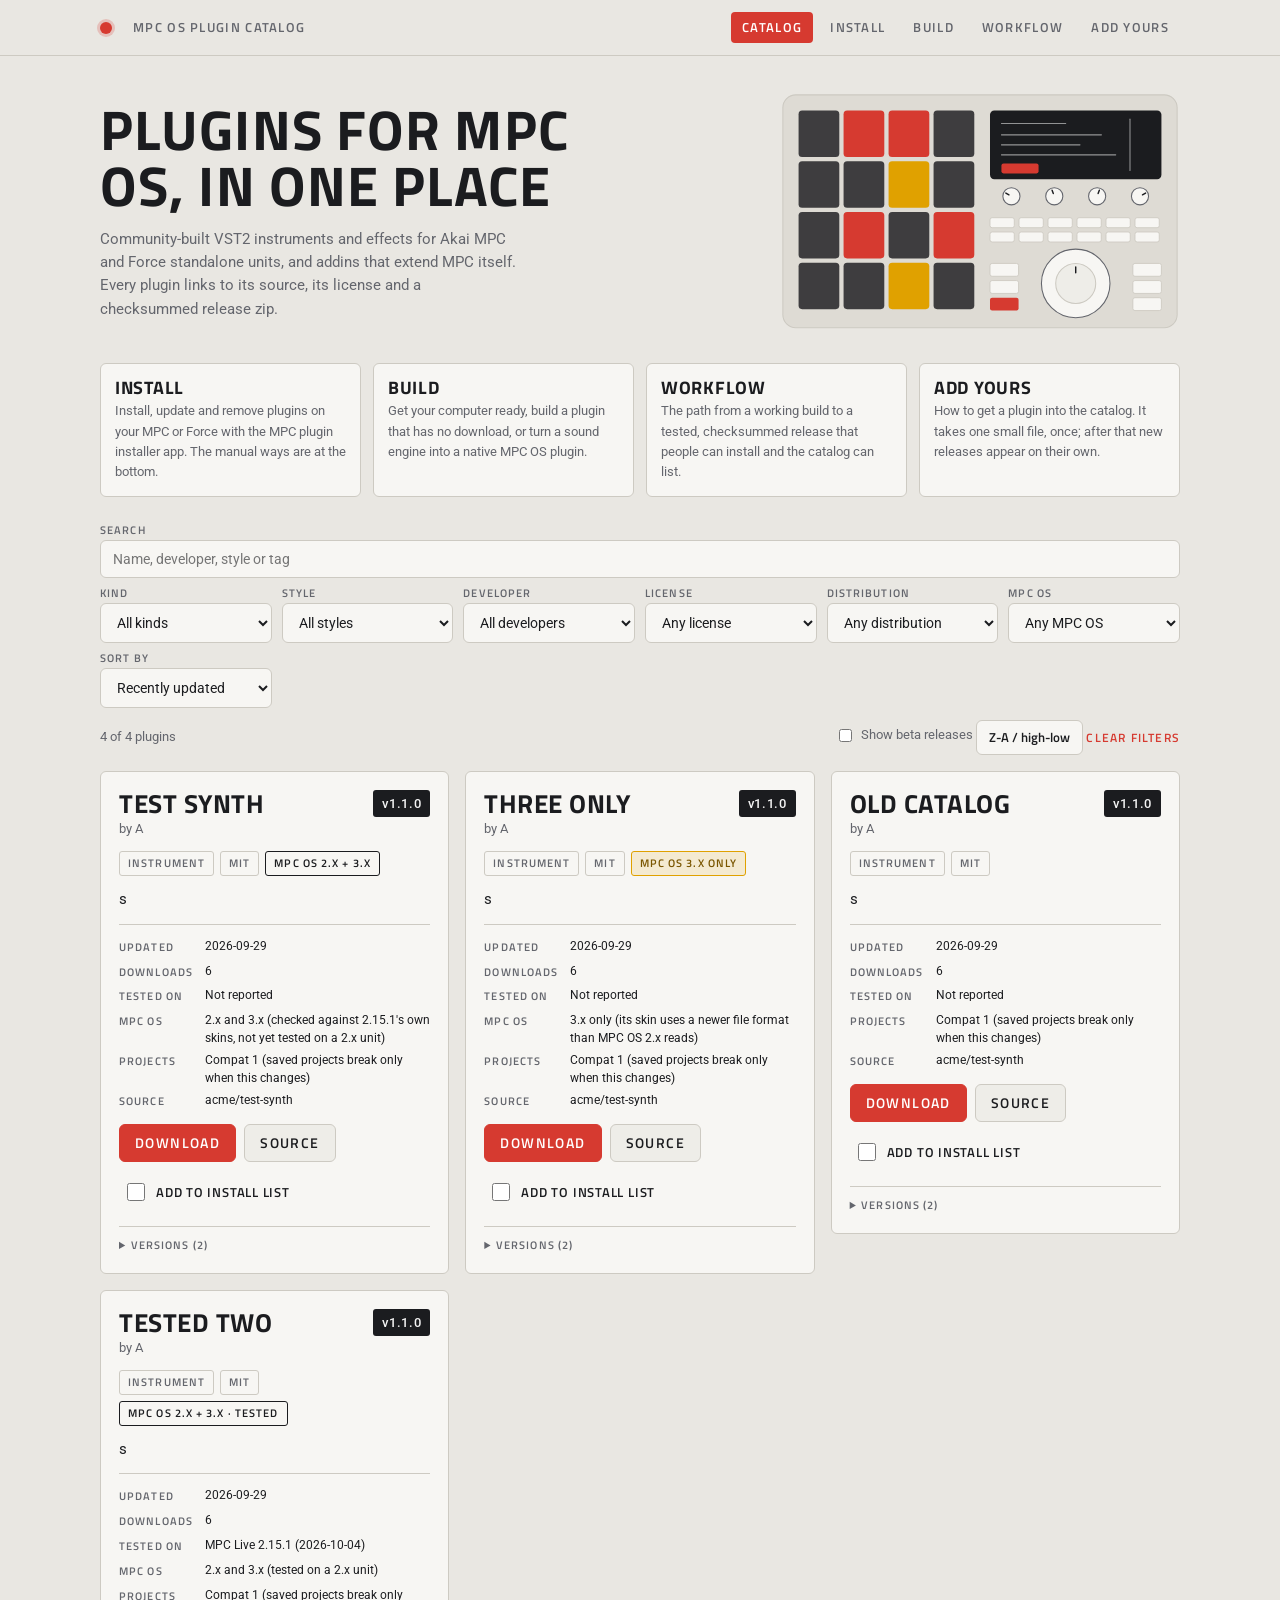
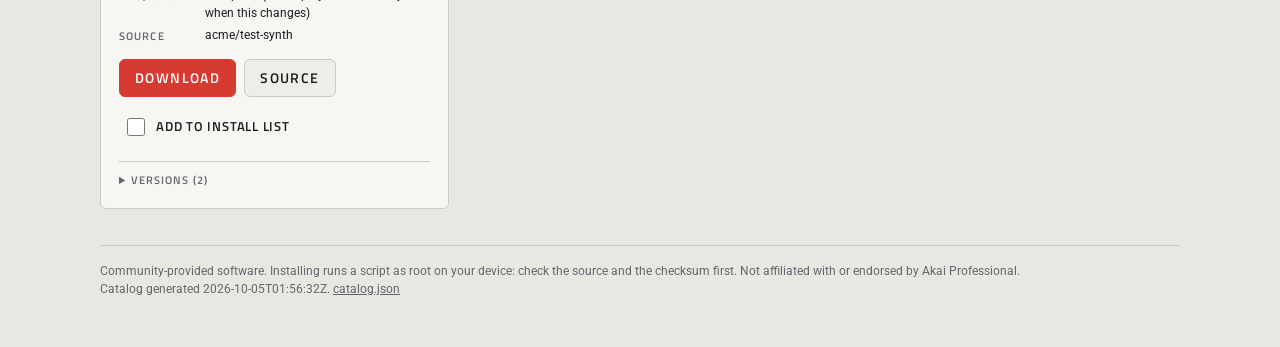
<file: site-fixture/index.html>
<!doctype html>
<html lang="en">
<head>
<meta charset="utf-8">
<meta name="viewport" content="width=device-width, initial-scale=1">
<title>MPC OS Plugin Catalog</title>
<meta name="description" content="Community-built VST2 plugins for Akai MPC and Force standalone units, with versions, licenses and checksummed downloads.">
<link rel="alternate" type="application/atom+xml" title="New releases" href="feed.xml">
<link rel="stylesheet" href="https://fonts.googleapis.com/css2?family=Roboto:wght@400;500;700&family=Titillium+Web:wght@400;600;700&display=swap">
<style>
/* Layout: sticky bar, masthead with a line-drawn MPC (screen, Q-Link encoders, jog wheel, buttons, 16 pads), filters, card grid.
   One committed look: light studio faceplate. Fonts are the two MPC resolves: Titillium Web (labels, headings) and Roboto (text). */
:root {
  --bg: #e9e7e2;
  --panel: #f7f6f3;
  --panel-2: #eeede8;
  --line: #cdcac2;
  --fg: #1b1c1f;
  --muted: #64666d;
  --accent: #d63a30;
  --accent-fg: #ffffff;
  --amber: #e0a100;
  --amber-ink: #7a5600;
  --lcd-bg: #1b1c1f;
  --lcd-fg: #f4f4f4;
  --body-fill: #dedbd4;
  --display: "Titillium Web", "Arial Narrow", sans-serif;
  --text: "Roboto", system-ui, sans-serif;
  --radius: 6px;
  color-scheme: light;
}
* { box-sizing: border-box; }
body { background: var(--bg); color: var(--fg); font: 400 15px/1.55 var(--text); margin: 0;
  padding-inline: 16px; padding-block: 0 48px; }
a { color: inherit; }
:focus-visible { outline: 2px solid var(--accent); outline-offset: 2px; }
.wrap { max-width: 1080px; margin-inline: auto; }

.bar { position: sticky; top: env(safe-area-inset-top, 0px); z-index: 5; background: var(--bg);
  border-bottom: 1px solid var(--line); margin-inline: -16px; padding: 12px 16px; }
.brand { font: 700 19px/1 var(--display); letter-spacing: .1em; text-transform: uppercase; display: flex; align-items: center; gap: 10px; }
.dot { width: 12px; height: 12px; border-radius: 50%; background: var(--accent); box-shadow: 0 0 0 3px color-mix(in srgb, var(--accent) 22%, transparent); }

.mast { display: grid; grid-template-columns: minmax(0, 1fr) minmax(0, 400px); gap: 24px 48px; align-items: center; padding-block: 36px 24px; }
.mast h1 { font: 700 clamp(34px, 6vw, 56px)/1 var(--display); text-transform: uppercase; letter-spacing: .02em; margin: 0 0 14px; text-wrap: balance; }
.mast p { margin: 0; color: var(--muted); max-width: 52ch; }
.mpc { width: 100%; height: auto; display: block; }
.mpc .body { fill: var(--body-fill); stroke: var(--line); stroke-width: 1.5; }
.mpc .screen { fill: var(--lcd-bg); }
.mpc .ui { fill: none; stroke: var(--lcd-fg); stroke-width: 1.5; opacity: .55; stroke-linecap: round; }
.mpc .ui-hot { fill: var(--accent); }
.mpc .knob { fill: var(--panel); stroke: var(--muted); stroke-width: 1.5; }
.mpc .tick { stroke: var(--fg); stroke-width: 2; stroke-linecap: round; }
.mpc .wheel { fill: var(--panel); stroke: var(--muted); stroke-width: 1.5; }
.mpc .wheel-in { fill: var(--panel-2); stroke: var(--line); stroke-width: 1.5; }
.mpc .btn { fill: var(--panel); stroke: var(--line); stroke-width: 1.2; }
.mpc .btn.rec { fill: var(--accent); stroke: none; }
.mpc .pad { fill: var(--lcd-bg); opacity: .82; }
.mpc .pad.on { fill: var(--accent); opacity: 1; }
.mpc .pad.alt { fill: var(--amber); opacity: 1; }
@media (prefers-reduced-motion: no-preference) { .mpc .pulse { animation: pulse 2.4s ease-in-out infinite; } }
@keyframes pulse { 50% { opacity: .5; } }

.sample { font: 400 12px/1.5 var(--text); color: var(--muted); border: 1px dashed var(--line); border-radius: var(--radius);
  padding: 8px 12px; margin-bottom: 20px; }
.tools { display: grid; grid-template-columns: repeat(auto-fit, minmax(150px, 1fr)); gap: 10px; margin-bottom: 12px; }
.tools .search { grid-column: 1 / -1; }
.tools label { display: flex; flex-direction: column; gap: 4px; font: 600 11px/1 var(--display); letter-spacing: .1em; text-transform: uppercase; color: var(--muted); min-width: 0; }
.tools input, .tools select { font: 400 14px var(--text); letter-spacing: 0; text-transform: none; color: var(--fg); background: var(--panel);
  border: 1px solid var(--line); border-radius: var(--radius); padding: 10px 12px; width: 100%; min-width: 0; }
.status { display: flex; flex-wrap: wrap; gap: 8px 16px; align-items: center; justify-content: space-between; margin-bottom: 16px; color: var(--muted); font-size: 13px; }
.status label { display: inline-flex; align-items: center; gap: 6px; cursor: pointer; }
.linkbtn { font: 600 12px/1 var(--display); letter-spacing: .1em; text-transform: uppercase; color: var(--accent); background: none; border: 0; padding: 6px 0; cursor: pointer; }
.dir { font: 600 13px/1 var(--display); color: var(--fg); background: var(--panel); border: 1px solid var(--line); border-radius: var(--radius); padding: 10px 12px; cursor: pointer; }
.vers { border-top: 1px solid var(--line); padding-top: 10px; font-size: 12px; color: var(--muted); }
.vers summary { cursor: pointer; font: 600 11px/1.6 var(--display); letter-spacing: .1em; text-transform: uppercase; }
.vers table { width: 100%; border-collapse: collapse; margin-top: 6px; font-variant-numeric: tabular-nums; }
.vers td { padding: 4px 8px 4px 0; vertical-align: top; }
.vers .y { text-decoration: line-through; }
.stat { font-size: 12px; color: var(--muted); }

.grid { display: grid; grid-template-columns: repeat(auto-fill, minmax(min(100%, 320px), 1fr)); gap: 16px; }
.card { background: var(--panel); border: 1px solid var(--line); border-radius: var(--radius); padding: 18px;
  display: flex; flex-direction: column; gap: 12px; min-width: 0; }
.card header { display: flex; justify-content: space-between; align-items: flex-start; gap: 12px; }
.card h2 { font: 700 26px/1.05 var(--display); text-transform: uppercase; letter-spacing: .02em; margin: 0; }
.by { color: var(--muted); font-size: 13px; margin-top: 2px; }
.ver { font: 500 13px/1 var(--text); background: var(--lcd-bg); color: var(--lcd-fg); border-radius: 3px; padding: 7px 9px;
  letter-spacing: .05em; white-space: nowrap; font-variant-numeric: tabular-nums; }
.card p { margin: 0; flex: 1; }
.tags { display: flex; gap: 6px; flex-wrap: wrap; }
.tag { font: 600 11px/1 var(--display); letter-spacing: .1em; text-transform: uppercase; color: var(--muted);
  border: 1px solid var(--line); border-radius: 3px; padding: 6px 8px; }
.tag.ok { color: var(--fg); border-color: var(--fg); }
.tag.warn { color: var(--amber-ink); border-color: var(--amber); background: color-mix(in srgb, var(--amber) 14%, var(--panel)); }
.meta { display: grid; grid-template-columns: auto 1fr; gap: 4px 12px; font: 400 12px/1.5 var(--text); color: var(--muted);
  border-top: 1px solid var(--line); padding-top: 12px; margin: 0; }
.meta dt { font: 600 11px/1.9 var(--display); text-transform: uppercase; letter-spacing: .1em; }
.meta dd { margin: 0; color: var(--fg); overflow-wrap: anywhere; }
.actions { display: flex; gap: 8px; }
.btn-l { font: 600 14px/1 var(--display); letter-spacing: .1em; text-transform: uppercase; text-decoration: none;
  padding: 11px 15px; border-radius: var(--radius); border: 1px solid var(--line); color: var(--fg); background: var(--panel-2); }
.btn-l.primary { background: var(--accent); border-color: var(--accent); color: var(--accent-fg); }
.empty { color: var(--muted); padding: 24px 0; }
footer { margin-top: 36px; color: var(--muted); font-size: 12px; border-top: 1px solid var(--line); padding-top: 16px; }
@media (max-width: 640px) { .mast { grid-template-columns: minmax(0, 1fr); } .mpc { max-width: 380px; } }

.nav { display: flex; gap: 4px 18px; flex-wrap: wrap; align-items: center; justify-content: space-between; }
.nav ul { display: flex; gap: 4px 6px; flex-wrap: wrap; list-style: none; margin: 0; padding: 0; }
.nav a { display: block; text-decoration: none; font: 600 13px/1 var(--display); letter-spacing: .1em; text-transform: uppercase;
  color: var(--muted); padding: 9px 11px; border-radius: 4px; }
.nav a:hover { color: var(--fg); }
.nav a[aria-current="page"] { color: var(--accent-fg); background: var(--accent); }
.brand a { text-decoration: none; }
.doc { max-width: 760px; padding-block: 36px 8px; }
.doc h1 { font: 700 clamp(32px, 5vw, 48px)/1.02 var(--display); text-transform: uppercase; letter-spacing: .02em; margin: 0 0 10px; text-wrap: balance; }
.doc .lede { color: var(--muted); font-size: 17px; margin: 0 0 28px; }
.doc h2 { font: 700 26px/1.1 var(--display); text-transform: uppercase; letter-spacing: .04em; margin: 36px 0 10px; padding-top: 18px; border-top: 1px solid var(--line); }
.doc h3 { font: 700 18px/1.2 var(--display); text-transform: uppercase; letter-spacing: .06em; margin: 24px 0 6px; }
.doc p, .doc li { max-width: 68ch; }
.doc ul, .doc ol { padding-left: 22px; }
.doc li { margin: 4px 0; }
.doc code { font: 500 .88em/1 ui-monospace, "SFMono-Regular", Menlo, Consolas, monospace; background: var(--panel-2); border: 1px solid var(--line); border-radius: 3px; padding: 1px 5px; overflow-wrap: anywhere; }
.doc pre { background: var(--lcd-bg); color: var(--lcd-fg); border-radius: var(--radius); padding: 14px 16px; overflow-x: auto; margin: 14px 0; }
.doc pre code { background: none; border: 0; padding: 0; color: inherit; font-size: 13px; line-height: 1.55; overflow-wrap: normal; }
.doc blockquote { margin: 16px 0; padding: 10px 14px; border-left: 3px solid var(--amber); background: color-mix(in srgb, var(--amber) 12%, var(--panel)); border-radius: 0 var(--radius) var(--radius) 0; }
.doc blockquote p { margin: 4px 0; }
.tablewrap { overflow-x: auto; margin: 14px 0; }
.doc table { border-collapse: collapse; width: 100%; font-size: 14px; }
.doc th, .doc td { text-align: left; padding: 8px 12px; border-bottom: 1px solid var(--line); vertical-align: top; }
.doc th { font: 600 12px/1.2 var(--display); letter-spacing: .1em; text-transform: uppercase; color: var(--muted); }
.doc a { color: var(--accent); }
.pagelist { display: grid; grid-template-columns: repeat(auto-fit, minmax(min(100%, 230px), 1fr)); gap: 12px; margin: 8px 0 28px; }
.pagelist a { display: flex; flex-direction: column; gap: 4px; text-decoration: none; background: var(--panel); border: 1px solid var(--line); border-radius: var(--radius); padding: 14px; }
.pagelist b { font: 700 18px/1.1 var(--display); text-transform: uppercase; letter-spacing: .04em; }
.pagelist span { color: var(--muted); font-size: 13px; }

.tag.build { color: var(--accent); border-color: var(--accent); }
.card.by { border-color: color-mix(in srgb, var(--accent) 35%, var(--line)); }
.need { background: var(--panel-2); border: 1px solid var(--line); border-radius: var(--radius); padding: 10px 14px; }
.need h3 { font: 700 13px/1.2 var(--display); text-transform: uppercase; letter-spacing: .1em; color: var(--muted); margin: 8px 0 4px; }
.need ul { margin: 0; padding-left: 18px; font-size: 14px; }
.need li { margin: 3px 0; }
.card .need .also { margin: 6px 0 0; font-size: 13px; color: var(--muted); flex: none; }
.cmd { margin: 0 0 4px; background: var(--lcd-bg); color: var(--lcd-fg); border-radius: 4px; padding: 10px 12px; }
.cmd code { font: 500 12px/1.5 ui-monospace, "SFMono-Regular", Menlo, Consolas, monospace; white-space: pre-wrap; overflow-wrap: anywhere; }
.card .fw { margin: 0; flex: none; font-size: 13px; padding: 8px 12px; border-left: 3px solid var(--amber); background: color-mix(in srgb, var(--amber) 14%, var(--panel)); border-radius: 0 var(--radius) var(--radius) 0; }
.actions { flex-wrap: wrap; }
.actions .btn-l { white-space: nowrap; }
.grid { align-items: start; }
.card .needline { margin: 0; flex: none; font-size: 14px; }
.card .cmd { margin: 0; }
.card .how { flex: none; font-size: 13px; color: var(--muted); }
.card .how summary { cursor: pointer; font: 600 11px/1.6 var(--display); letter-spacing: .1em; text-transform: uppercase; }
.card .how ul { margin: 6px 0 0; padding-left: 18px; }
.card .how li { margin: 3px 0; color: var(--fg); }
.card .how .also { margin: 6px 0 0; flex: none; }
.card .fw { font-size: 12px; padding: 6px 10px; }
.card .line { margin: 0; flex: none; font-size: 12px; color: var(--muted); }
.card .fw { font-size: 11.5px; line-height: 1.4; }
.grid { grid-auto-flow: dense; }
@media (min-width: 720px) { .card.by { grid-column: span 2; } }

/* Install list: tick plugins, get one command to paste into a terminal */
.pick { display: inline-flex; align-items: center; gap: 8px; font: 600 13px/1 var(--display); letter-spacing: .06em; text-transform: uppercase; cursor: pointer; padding: 10px 4px; }
.pick input { width: 18px; height: 18px; accent-color: var(--accent); }
.install { position: sticky; bottom: 12px; z-index: 4; background: var(--panel); border: 1px solid var(--line); border-radius: var(--radius);
  box-shadow: 0 6px 24px rgb(0 0 0 / .18); margin-top: 16px; }
.install[hidden] { display: none; }
.install > summary { cursor: pointer; padding: 12px 16px; display: flex; justify-content: space-between; gap: 12px; font: 700 15px/1.2 var(--display); letter-spacing: .08em; text-transform: uppercase; }
.install > summary .hint { color: var(--accent); }
.install .body { padding: 0 16px 16px; max-height: min(70vh, 640px); overflow: auto; }
.install .body > p { margin: 0 0 10px; color: var(--muted); font-size: 14px; }
.install .lab { font: 600 12px/1.3 var(--display); letter-spacing: .1em; text-transform: uppercase; }
.install .ipl { display: flex; flex-direction: column; gap: 4px; font: 600 11px/1 var(--display); letter-spacing: .1em; text-transform: uppercase; color: var(--muted); max-width: 320px; margin-bottom: 10px; }
.install .ipl input { font: 400 14px var(--text); letter-spacing: 0; text-transform: none; color: var(--fg); background: var(--bg); border: 1px solid var(--line); border-radius: var(--radius); padding: 10px 12px; }
.install .ipbad { color: var(--accent); }
.install .copied { align-self: center; color: var(--muted); font-size: 13px; }
.install .how { margin-top: 12px; }
.install code { font-family: ui-monospace, "SFMono-Regular", Menlo, Consolas, monospace; font-size: 12px; }

/* collapsible sections in guide pages (::: details Title) */
.doc details.fold { background: var(--panel); border: 1px solid var(--line); border-radius: var(--radius); margin: 10px 0; }
.doc details.fold > summary { cursor: pointer; padding: 12px 16px; font: 700 16px/1.3 var(--display); letter-spacing: .04em; text-transform: uppercase; }
.doc details.fold[open] > summary { border-bottom: 1px solid var(--line); margin-bottom: 8px; }
.doc details.fold > :not(summary) { margin-inline: 16px; }
.doc details.fold > :last-child { margin-bottom: 16px; }


</style>
</head>
<body>
<div class="bar"><div class="wrap nav">
  <div class="brand"><span class="dot"></span><a href="index.html">MPC OS Plugin Catalog</a></div>
  <nav aria-label="Site"><ul><li><a href="index.html" aria-current="page">Catalog</a></li><li><a href="install.html">Install</a></li><li><a href="build.html">Build</a></li><li><a href="workflow.html">Workflow</a></li><li><a href="add.html">Add yours</a></li></ul></nav>
</div></div></div>
<main class="wrap">
  <section class="mast">
    <div>
      <h1>Plugins for MPC OS, in one place</h1>
      <p>Community-built VST2 instruments and effects for Akai MPC and Force standalone units, and addins that extend MPC itself. Every plugin links to its source, its license and a checksummed release zip.</p>
    </div>
    <svg class="mpc" viewBox="0 0 560 334" role="img" aria-label="Line drawing of an MPC: screen with four Q-Link encoders and buttons beneath it, a jog wheel below, and sixteen pads on the left">
      <rect class="body" x="4" y="4" width="552" height="326" rx="18"/>
      <g transform="translate(268 0)">
      <rect class="screen" x="26" y="26" width="240" height="96" rx="6"/>
      <path class="ui" d="M42 44h90M42 60h140M42 74h110M42 88h160"/>
      <rect class="ui-hot" x="42" y="100" width="52" height="14" rx="3"/>
      <path class="ui" d="M222 38v72"/>
      <g id="qlinks"></g>
      <g id="fbtns"></g>
      <circle class="wheel" cx="146" cy="268" r="48"/>
      <circle class="wheel-in" cx="146" cy="268" r="28"/>
      <line class="tick" x1="146" y1="245" x2="146" y2="253"/>
      <g id="sbtns"></g>
      </g>
      <g id="pads"></g>
    </svg>
  </section>

  <div class="pagelist"><a href="install.html"><b>Install</b><span>Install, update and remove plugins on your MPC or Force with the MPC plugin installer app. The manual ways are at the bottom.</span></a><a href="build.html"><b>Build</b><span>Get your computer ready, build a plugin that has no download, or turn a sound engine into a native MPC OS plugin.</span></a><a href="workflow.html"><b>Workflow</b><span>The path from a working build to a tested, checksummed release that people can install and the catalog can list.</span></a><a href="add.html"><b>Add yours</b><span>How to get a plugin into the catalog. It takes one small file, once; after that new releases appear on their own.</span></a></div>

  <div class="tools">
    <label class="search">Search<input id="q" type="search" placeholder="Name, developer, style or tag"></label>
    <label>Kind<select id="f-kind"></select></label>
    <label>Style<select id="f-style"></select></label>
    <label>Developer<select id="f-dev"></select></label>
    <label>License<select id="f-lic"></select></label>
    <label>Distribution<select id="f-dist"></select></label>
    <label>MPC OS<select id="f-os"></select></label>
    <label>Sort by<select id="sort"></select></label>
  </div>
  <div class="status">
    <span id="count" aria-live="polite"></span>
    <span>
      <label><input type="checkbox" id="beta"> Show beta releases</label>
      <button class="dir" type="button" id="dir" aria-label="Reverse sort order"></button>
      <button class="linkbtn" type="button" id="clear">Clear filters</button>
    </span>
  </div>

  <div class="grid" id="grid"></div>
  <p class="empty" id="empty" hidden>No plugins match these filters.</p>

  <details class="install" id="inst" hidden>
    <summary><span id="inst-count"></span><span class="hint">Get the install command</span></summary>
    <div class="body">
      <p>Needs SSH access as <b>root</b> to your device (a modded unit). Save your project first: the script asks before it stops MPC, installs everything you ticked, and starts MPC once.</p>
      <label class="ipl">Your device's IP address<input id="ip" type="text" inputmode="decimal" autocomplete="off" spellcheck="false" placeholder="e.g. 192.168.1.20"></label>
      <p class="ipbad" id="ipbad" role="alert" hidden>Use the address as numbers and dots (or a host name): letters, digits, dots and hyphens only.</p>
      <p class="lab">Paste this into a terminal (Terminal on Mac, PowerShell on Windows 10 or later)</p>
      <pre class="cmd"><code id="cmd-main"></code></pre>
      <div class="actions"><button class="btn-l primary" type="button" id="copy-main">Copy command</button><span class="copied" id="copied" role="status"></span></div>
      <details class="how">
        <summary>Read the script first (recommended)</summary>
        <p>It is one plain shell script. Download it, read it, check its hash, then run it:</p>
        <pre class="cmd"><code id="cmd-review"></code></pre>
        <p class="also" id="hashline"></p>
        <p class="also"><a id="script-link" href="mpc-store.sh">Open mpc-store.sh in your browser</a>. It only installs what you name, checks each download against the checksum in the catalog, and never restarts MPC without asking.</p>
      </details>
      <details class="how">
        <summary>Other commands</summary>
        <p class="also">Same first part, different last word: <code>list</code> (what is available and installed), <code>update</code> (newer versions of what you installed with this script), <code>remove &lt;id&gt;</code>, <code>prune</code> (delete old backups of MPC's settings), <code>sync</code> (register plugin folders you copied into Synths by hand).</p>
        <pre class="cmd"><code id="cmd-more"></code></pre>
      </details>
    </div>
  </details>

  <footer>Community-provided software. Installing runs a script as root on your device: check the source and the checksum first. Not affiliated with or endorsed by Akai Professional.<br>
    Catalog generated <span id="gen"></span>. <a href="catalog.json">catalog.json</a></footer>
</main>

<script id="data" type="application/json">{"schema":1,"generated":"2026-10-05T01:56:32Z","plugins":[{"id":"test-synth","name":"Test Synth","author":"A","repo":"acme/test-synth","kind":"instrument","license":"MIT","summary":"s","tags":[],"source_available":false,"distribution":"release","versions":[{"version":"1.1.0","size":11799,"defer":true,"sha256":"922f0105745efa4e1097baed78a529b60cbb472f96af8b951edb3397d047ba34","param_compat":1,"max_glibc":"2.30","cpu":null,"manifest":{"schema":1,"id":"test-synth","name":"Test Synth","version":"1.1.0","kind":"instrument","uid":"1a2b3c4d","manufacturer":"Acme","layout":"portable","so":"test_synth.so","skin":"Acme - VST - Test Synth","folder":"portable/Acme - VST - Test Synth","extras":[],"user_data":[],"arch":"armv7","max_glibc":"2.30","os_compat":["2.x","3.x"],"param_compat":1,"about":"","requires":"","source_repo":"acme/test-synth","license":"MIT","cpu":null},"os_compat":["2.x","3.x"],"url":"https://x/x-mpc-armv7.zip","date":"2026-09-29","channel":"stable","notes":"notes","yanked":false,"warnings":[],"downloads":3,"tested":[]},{"version":"1.0.0","size":11149,"defer":true,"sha256":"09dca1ea56512af81816e4c9cad3601ea7de3423234a0cd648b91f010b5ad91a","param_compat":1,"max_glibc":"2.30","cpu":null,"manifest":{"schema":1,"id":"test-synth","name":"Test Synth","version":"1.0.0","kind":"instrument","uid":"1a2b3c4d","manufacturer":"Acme","layout":"portable","so":"test_synth.so","skin":"Acme - VST - Test Synth","folder":"portable/Acme - VST - Test Synth","extras":[],"user_data":[],"arch":"armv7","max_glibc":"2.30","os_compat":["3.x"],"param_compat":1,"about":"","requires":"","source_repo":"acme/test-synth","license":"MIT","cpu":null},"os_compat":["3.x"],"os_compat_why":["TUI.json has no pageData"],"url":"https://x/x-mpc-armv7.zip","date":"2026-09-29","channel":"stable","notes":"notes","yanked":false,"warnings":[],"downloads":3,"tested":[]}],"latest":"1.1.0","latest_beta":null,"downloads":6,"updated":"2026-09-29"},{"id":"three-only","name":"Three Only","author":"A","repo":"acme/test-synth","kind":"instrument","license":"MIT","summary":"s","tags":[],"source_available":false,"distribution":"release","versions":[{"version":"1.1.0","size":11799,"defer":true,"sha256":"922f0105745efa4e1097baed78a529b60cbb472f96af8b951edb3397d047ba34","param_compat":1,"max_glibc":"2.30","cpu":null,"manifest":{"schema":1,"id":"test-synth","name":"Test Synth","version":"1.1.0","kind":"instrument","uid":"1a2b3c4d","manufacturer":"Acme","layout":"portable","so":"test_synth.so","skin":"Acme - VST - Test Synth","folder":"portable/Acme - VST - Test Synth","extras":[],"user_data":[],"arch":"armv7","max_glibc":"2.30","os_compat":["2.x","3.x"],"param_compat":1,"about":"","requires":"","source_repo":"acme/test-synth","license":"MIT","cpu":null},"os_compat":["3.x"],"url":"https://x/x-mpc-armv7.zip","date":"2026-09-29","channel":"stable","notes":"notes","yanked":false,"warnings":[],"downloads":3,"tested":[],"os_compat_why":["TUI:tabs[] version 3 (2.15.1 uses 1)","TUI:data:Knob version 5 (2.15.1 uses 1, 2)"]},{"version":"1.0.0","size":11149,"defer":true,"sha256":"09dca1ea56512af81816e4c9cad3601ea7de3423234a0cd648b91f010b5ad91a","param_compat":1,"max_glibc":"2.30","cpu":null,"manifest":{"schema":1,"id":"test-synth","name":"Test Synth","version":"1.0.0","kind":"instrument","uid":"1a2b3c4d","manufacturer":"Acme","layout":"portable","so":"test_synth.so","skin":"Acme - VST - Test Synth","folder":"portable/Acme - VST - Test Synth","extras":[],"user_data":[],"arch":"armv7","max_glibc":"2.30","os_compat":["3.x"],"param_compat":1,"about":"","requires":"","source_repo":"acme/test-synth","license":"MIT","cpu":null},"os_compat":["3.x"],"os_compat_why":["TUI:tabs[] version 3 (2.15.1 uses 1)","TUI:data:Knob version 5 (2.15.1 uses 1, 2)"],"url":"https://x/x-mpc-armv7.zip","date":"2026-09-29","channel":"stable","notes":"notes","yanked":false,"warnings":[],"downloads":3,"tested":[]}],"latest":"1.1.0","latest_beta":null,"downloads":6,"updated":"2026-09-29"},{"id":"old-catalog","name":"Old Catalog","author":"A","repo":"acme/test-synth","kind":"instrument","license":"MIT","summary":"s","tags":[],"source_available":false,"distribution":"release","versions":[{"version":"1.1.0","size":11799,"defer":true,"sha256":"922f0105745efa4e1097baed78a529b60cbb472f96af8b951edb3397d047ba34","param_compat":1,"max_glibc":"2.30","cpu":null,"manifest":{"schema":1,"id":"test-synth","name":"Test Synth","version":"1.1.0","kind":"instrument","uid":"1a2b3c4d","manufacturer":"Acme","layout":"portable","so":"test_synth.so","skin":"Acme - VST - Test Synth","folder":"portable/Acme - VST - Test Synth","extras":[],"user_data":[],"arch":"armv7","max_glibc":"2.30","os_compat":["2.x","3.x"],"param_compat":1,"about":"","requires":"","source_repo":"acme/test-synth","license":"MIT","cpu":null},"url":"https://x/x-mpc-armv7.zip","date":"2026-09-29","channel":"stable","notes":"notes","yanked":false,"warnings":[],"downloads":3,"tested":[]},{"version":"1.0.0","size":11149,"defer":true,"sha256":"09dca1ea56512af81816e4c9cad3601ea7de3423234a0cd648b91f010b5ad91a","param_compat":1,"max_glibc":"2.30","cpu":null,"manifest":{"schema":1,"id":"test-synth","name":"Test Synth","version":"1.0.0","kind":"instrument","uid":"1a2b3c4d","manufacturer":"Acme","layout":"portable","so":"test_synth.so","skin":"Acme - VST - Test Synth","folder":"portable/Acme - VST - Test Synth","extras":[],"user_data":[],"arch":"armv7","max_glibc":"2.30","os_compat":["3.x"],"param_compat":1,"about":"","requires":"","source_repo":"acme/test-synth","license":"MIT","cpu":null},"url":"https://x/x-mpc-armv7.zip","date":"2026-09-29","channel":"stable","notes":"notes","yanked":false,"warnings":[],"downloads":3,"tested":[]}],"latest":"1.1.0","latest_beta":null,"downloads":6,"updated":"2026-09-29"},{"id":"tested-two","name":"Tested Two","author":"A","repo":"acme/test-synth","kind":"instrument","license":"MIT","summary":"s","tags":[],"source_available":false,"distribution":"release","versions":[{"version":"1.1.0","size":11799,"defer":true,"sha256":"922f0105745efa4e1097baed78a529b60cbb472f96af8b951edb3397d047ba34","param_compat":1,"max_glibc":"2.30","cpu":null,"manifest":{"schema":1,"id":"test-synth","name":"Test Synth","version":"1.1.0","kind":"instrument","uid":"1a2b3c4d","manufacturer":"Acme","layout":"portable","so":"test_synth.so","skin":"Acme - VST - Test Synth","folder":"portable/Acme - VST - Test Synth","extras":[],"user_data":[],"arch":"armv7","max_glibc":"2.30","os_compat":["2.x","3.x"],"param_compat":1,"about":"","requires":"","source_repo":"acme/test-synth","license":"MIT","cpu":null},"os_compat":["2.x","3.x"],"url":"https://x/x-mpc-armv7.zip","date":"2026-09-29","channel":"stable","notes":"notes","yanked":false,"warnings":[],"downloads":3,"tested":[{"device":"MPC Live","firmware":"2.15.1","date":"2026-10-04"}]},{"version":"1.0.0","size":11149,"defer":true,"sha256":"09dca1ea56512af81816e4c9cad3601ea7de3423234a0cd648b91f010b5ad91a","param_compat":1,"max_glibc":"2.30","cpu":null,"manifest":{"schema":1,"id":"test-synth","name":"Test Synth","version":"1.0.0","kind":"instrument","uid":"1a2b3c4d","manufacturer":"Acme","layout":"portable","so":"test_synth.so","skin":"Acme - VST - Test Synth","folder":"portable/Acme - VST - Test Synth","extras":[],"user_data":[],"arch":"armv7","max_glibc":"2.30","os_compat":["3.x"],"param_compat":1,"about":"","requires":"","source_repo":"acme/test-synth","license":"MIT","cpu":null},"os_compat":["3.x"],"os_compat_why":["TUI.json has no pageData"],"url":"https://x/x-mpc-armv7.zip","date":"2026-09-29","channel":"stable","notes":"notes","yanked":false,"warnings":[],"downloads":3,"tested":[{"device":"MPC Live","firmware":"2.15.1","date":"2026-10-04"}]}],"latest":"1.1.0","latest_beta":null,"downloads":6,"updated":"2026-09-29"}]}</script>
<script id="store" type="application/json">{"mpc-store.sh": "19e9268fd398e6d4b931a29bc234a2c218b8b8ced6298aba1d97dadfc1fa93dd", "sync.sh": "4d4e4d89d61848f61d777d638400c16159caf22982fec8d84e754cc75abae7ab", "plugin_list.awk": "d2d4c6b43b26c0bd772dac28c711e8769c8e0233dee9d7199656abaf25dd3eda"}</script>
<script>
var CAT = JSON.parse(document.getElementById("data").textContent);
var P = CAT.plugins;
var state = { q: "", kind: "", style: "", dev: "", lic: "", dist: "", os: "", sort: "updated", rev: false, beta: false, sel: [] };
var STORE = JSON.parse(document.getElementById("store").textContent);
var BY_WARNING = "The result contains firmware-derived data: build it yourself, install it on your own devices only, never share it.";
var ID_RE = /^[a-z0-9]+(-[a-z0-9]+)*$/;
function isBY(p) { return p.distribution === "build-yourself"; }
function kindsOf(p) { var k = [p.kind]; (p.components || []).forEach(function (c) { if (k.indexOf(c.kind) < 0) k.push(c.kind); }); return k; }
var SORTS = {
  name:      { label: "Name",              cmp: function (a, b) { return a.name.localeCompare(b.name); }, desc: false },
  updated:   { label: "Recently updated",  cmp: function (a, b) { return a.updated.localeCompare(b.updated); }, desc: true },
  downloads: { label: "Downloads",         cmp: function (a, b) { return a.downloads - b.downloads; }, desc: true },
  developer: { label: "Developer",         cmp: function (a, b) { return a.author.localeCompare(b.author) || a.name.localeCompare(b.name); }, desc: false },
  kind:      { label: "Kind",              cmp: function (a, b) { return a.kind.localeCompare(b.kind) || a.name.localeCompare(b.name); }, desc: false }
};
function $(id) { return document.getElementById(id); }
function esc(s) { return String(s == null ? "" : s).replace(/[&<>"]/g, function (c) { return {"&":"&amp;","<":"&lt;",">":"&gt;",'"':"&quot;"}[c]; }); }
function uniq(f) { var o = {}; P.forEach(function (p) { var v = f(p); if (v) o[v] = 1; }); return Object.keys(o).sort(); }
function fillSelect(id, all, values, label) {
  $(id).innerHTML = '<option value="">' + all + '</option>' + values.map(function (v) { return '<option value="' + esc(v) + '">' + esc(label ? label(v) : v) + '</option>'; }).join("");
}
var KINDS = { instrument: "Instruments", effect: "Effects", addin: "Addins" };
var title = function (s) { return s.replace(/-/g, " ").replace(/^./, function (c) { return c.toUpperCase(); }); };
var allKinds = {}; P.forEach(function (p) { kindsOf(p).forEach(function (k) { allKinds[k] = 1; }); });
fillSelect("f-kind", "All kinds", Object.keys(allKinds).sort(), function (v) { return KINDS[v] || v; });
fillSelect("f-dist", "Any distribution", ["release", "build-yourself"], function (v) { return v === "release" ? "Download a release zip" : "Build it yourself"; });
fillSelect("f-os", "Any MPC OS", ["2x", "3x"], function (v) { return v === "2x" ? "Works on MPC OS 2.x" : "MPC OS 3.x only"; });
fillSelect("f-style", "All styles", uniq(function (p) { return p.style; }), title);
fillSelect("f-dev", "All developers", uniq(function (p) { return p.author; }));
fillSelect("f-lic", "Any license", ["open", "source-available"], function (v) { return v === "open" ? "Open source" : "Source-available (restricted use)"; });
$("sort").innerHTML = Object.keys(SORTS).map(function (k) { return '<option value="' + k + '">' + SORTS[k].label + '</option>'; }).join("");
$("gen").textContent = CAT.generated || "";

function shown(p) {   /* the version to feature */
  var v = p.versions.filter(function (x) { return !x.yanked; });
  var stable = v.filter(function (x) { return x.channel === "stable"; })[0];
  var beta = v.filter(function (x) { return x.channel === "beta"; })[0];
  if (state.beta && beta && (!stable || beta.date >= stable.date)) return beta;
  return stable || (state.beta ? beta : null) || null;
}
/* Which MPC OS generations a version works on (catalog_check.py works it out from the skin and glibc; docs/OS2_SKINS.md). Absent for
   addins, build-yourself entries and catalogs built before the field: no badge then. */
function osGens(v) { return v && v.os_compat && v.os_compat.length ? v.os_compat : null; }
function tested2x(v) { return !!(v && (v.tested || []).some(function (t) { return /^2\./.test(t.firmware || ""); })); }
function osWhy(v) {   /* plain words; the exact reasons stay in the tooltip */
  var w = v.os_compat_why || [], lib = w.some(function (x) { return /^needs glibc/.test(x); }), skin = w.some(function (x) { return !/^needs glibc/.test(x); });
  return (lib ? "needs a newer system library than MPC OS 2.x has" : "") + (lib && skin ? "; " : "") + (skin ? "its skin uses a newer file format than MPC OS 2.x reads" : "");
}
function osTag(v) {
  var g = osGens(v); if (!g) return "";
  if (g.indexOf("2.x") >= 0) return '<span class="tag ok" title="' + esc("Skin and library checked against MPC OS 2.15.1's own skins and glibc. " + (tested2x(v) ? "Tested on a 2.x unit." : "Not yet tested on a 2.x unit.")) + '">MPC OS 2.x + 3.x' + (tested2x(v) ? " &middot; tested" : "") + '</span>';
  return '<span class="tag warn" title="' + esc("Not compatible with MPC OS 2.x" + (osWhy(v) ? ": " + osWhy(v) : "") + ((v.os_compat_why || []).length ? " (" + v.os_compat_why.join("; ") + ")" : "")) + '">MPC OS 3.x only</span>';
}
function osRow(v) {
  var g = osGens(v); if (!g) return "";
  if (g.indexOf("2.x") >= 0) return '<dt>MPC OS</dt><dd>2.x and 3.x (' + (tested2x(v) ? "tested on a 2.x unit" : "checked against 2.15.1's own skins, not yet tested on a 2.x unit") + ')</dd>';
  return '<dt>MPC OS</dt><dd>3.x only' + (osWhy(v) ? ' (' + esc(osWhy(v)) + ')' : '') + '</dd>';
}
function match(p) {
  var s = state, hay = [p.name, p.author, p.style || "", (p.tags || []).join(" "), p.summary].join(" ").toLowerCase();
  if (s.q && hay.indexOf(s.q.toLowerCase()) < 0) return false;
  if (s.kind && kindsOf(p).indexOf(s.kind) < 0) return false;
  if (s.dist === "build-yourself" && !isBY(p)) return false;
  if (s.dist === "release" && isBY(p)) return false;
  if (s.style && p.style !== s.style) return false;
  if (s.dev && p.author !== s.dev) return false;
  if (s.lic === "open" && p.source_available) return false;
  if (s.lic === "source-available" && !p.source_available) return false;
  if (s.os) { var g = osGens(shown(p)); if (!g || (s.os === "2x") !== (g.indexOf("2.x") >= 0)) return false; }
  return true;
}
function size(n) { return n > 1e6 ? (n / 1e6).toFixed(1) + " MB" : Math.round(n / 1e3) + " KB"; }
function testedRow(v) {
  if (!v) return "";
  return '<dt>Tested on</dt><dd>' + (v.tested && v.tested.length ? v.tested.map(function (t) { return esc(t.device + (t.firmware ? " " + t.firmware : "") + (t.date ? " (" + t.date + ")" : "")); }).join(", ") : "Not reported") + '</dd>';
}
function safeUrl(u) { return /^https:\/\//.test(u) ? u : "#"; }
function card(p) {
  var by = isBY(p), v = shown(p), tags = [];
  if (by) tags.push('<span class="tag build" title="No download: you build it from your own files">Build it yourself</span>');
  tags.push(p.kind === "addin" ? '<span class="tag" title="Loaded into MPC when it starts (LD_PRELOAD), not a plugin on a track">addin</span>' : '<span class="tag">' + esc(p.kind) + '</span>');
  if (p.style) tags.push('<span class="tag">' + esc(title(p.style)) + '</span>');
  tags.push('<span class="tag">' + esc(p.license) + '</span>');
  if (p.source_available) tags.push('<span class="tag warn" title="Source is public but the license limits how it may be used">Restricted use</span>');
  if (!by && p.kind !== "addin" && osTag(v)) tags.push(osTag(v));
  (p.tags || []).forEach(function (t) { if (!(by && t === "firmware-derived")) tags.push('<span class="tag">' + esc(t) + '</span>'); });
  var hist = p.versions.length ? '<details class="vers"><summary>Versions (' + p.versions.length + ')</summary><table>' + p.versions.map(function (x) {
    var cols = by ? '<td><a href="' + esc(safeUrl(x.source_url)) + '">tag ' + esc(x.tag) + '</a></td>' : '<td>' + size(x.size) + '</td><td title="sha256 ' + esc(x.sha256) + '">' + esc(x.sha256.slice(0, 10)) + '</td>';
    return '<tr class="' + (x.yanked ? "y" : "") + '"><td>v' + esc(x.version) + '</td><td>' + esc(x.date) + '</td><td>' + esc(x.channel) + (x.yanked ? ", yanked" : "") + '</td>' + cols + '</tr>';
  }).join("") + '</table></details>' : "";
  var head = '<article class="card' + (by ? " by" : "") + '"><header><div><h2>' + esc(p.name) + '</h2><div class="by">by ' + esc(p.author) + '</div></div>' +
    (v ? '<span class="ver" title="Latest ' + (by ? "tag" : esc(v.channel) + " release") + '">v' + esc(v.version) + (v.channel === "beta" ? " beta" : "") + '</span>' : '<span class="ver">' + (by ? "no tag" : "no release") + '</span>') + '</header>' +
    '<div class="tags">' + tags.join("") + '</div><p>' + esc(p.summary) + '</p>';
  if (by) {
    var b = p.build, docs = safeUrl(b.docs_url.replace("{tag}", v ? v.tag : "HEAD"));
    var names = p.requires_user_files.map(function (f) { return esc(f.name); }).join("; ");
    var comps = (p.components || []).length > 1;
    var hasMore = comps || p.requires_user_files.some(function (f) { return f.description; }) || (b.needs || []).length;
    var tested = v ? (v.tested && v.tested.length ? v.tested.map(function (t) { return esc(t.device + (t.firmware ? " " + t.firmware : "") + (t.date ? " (" + t.date + ")" : "")); }).join(", ") : "not reported") : "";
    return head +
      '<p class="needline"><strong>You need:</strong> ' + names + '</p>' +
      '<pre class="cmd"><code>' + esc(b.command) + '</code></pre>' +
      '<p class="line">Run this on your computer (needs Docker), not on the device. <a href="build.html#plugins-you-build-yourself">Step by step</a></p>' +
      (hasMore ? '<details class="how"><summary>Details and other requirements</summary><ul>' + p.requires_user_files.map(function (f) { return '<li><strong>' + esc(f.name) + '</strong>: ' + esc(f.description) + '</li>'; }).join("") + '</ul>' +
        ((b.needs || []).length ? '<p class="also">Also needs: ' + b.needs.map(esc).join(", ") + '.</p>' : '') +
        (comps ? '<p class="also">Installs: ' + p.components.map(function (c) { return esc(c.name + " (" + c.kind + ")"); }).join(", ") + '.</p>' : '') + '</details>' : '') +
      '<p class="fw" role="note">' + esc(BY_WARNING) + '</p>' +
      '<p class="line">Updated ' + esc(p.updated || "n/a") + (v ? ' &middot; Tested on: ' + tested : '') + '</p>' +
      '<div class="actions"><a class="btn-l primary" href="' + esc(docs) + '">How to build</a>' +
      '<a class="btn-l" href="https://github.com/' + esc(p.repo) + '">Source</a></div>' + hist + '</article>';
  }
  return head +
    '<dl class="meta"><dt>Updated</dt><dd>' + esc(p.updated || "n/a") + '</dd><dt>Downloads</dt><dd>' + p.downloads.toLocaleString() + '</dd>' + testedRow(v) + (p.kind !== "addin" ? osRow(v) : "") +
    (v && p.kind !== "addin" ? '<dt>Projects</dt><dd>Compat ' + v.param_compat + ' (saved projects break only when this changes)</dd>' : '') + '<dt>Source</dt><dd>' + esc(p.repo) + '</dd></dl>' +
    '<div class="actions">' + (v ? '<a class="btn-l primary" href="' + esc(v.url) + '">Download</a>' : '') +
    '<a class="btn-l" href="https://github.com/' + esc(p.repo) + '">Source</a>' +
    (v && ID_RE.test(p.id) ? '<label class="pick"><input type="checkbox" data-pick="' + esc(p.id) + '"' + (state.sel.indexOf(p.id) >= 0 ? " checked" : "") + '> Add to install list</label>' : '') +
    '</div>' + hist + '</article>';
}
function render() {
  var out = P.filter(match), so = SORTS[state.sort];
  out.sort(function (a, b) { var r = so.cmp(a, b); return (so.desc ? -r : r) * (state.rev ? -1 : 1); });
  $("grid").innerHTML = out.map(card).join("");
  $("empty").hidden = out.length > 0;
  $("count").textContent = out.length + " of " + P.length + " plugin" + (P.length === 1 ? "" : "s");
  var down = so.desc !== state.rev;
  $("dir").textContent = down ? "Z-A / high-low" : "A-Z / low-high";
  $("dir").title = "Sorted " + (down ? "descending" : "ascending");
  save();
}
function save() {
  var d = { q: state.q, kind: state.kind, style: state.style, dev: state.dev, lic: state.lic, dist: state.dist, os: state.os, sort: state.sort === "updated" ? "" : state.sort, rev: state.rev ? "1" : "", beta: state.beta ? "1" : "", sel: state.sel.join(",") }, q = [];
  Object.keys(d).forEach(function (k) { if (d[k]) q.push(k + "=" + encodeURIComponent(d[k])); });
  try { history.replaceState(null, "", q.length ? "#" + q.join("&") : location.pathname + location.search); } catch (e) {}
}
function load() {
  location.hash.replace(/^#/, "").split("&").forEach(function (kv) {
    var i = kv.indexOf("="); if (i < 0) return;
    var k = kv.slice(0, i), v = decodeURIComponent(kv.slice(i + 1));
    if (k === "rev" || k === "beta") state[k] = v === "1";
    else if (k === "sel") state.sel = v.split(",").filter(function (id) { return ID_RE.test(id) && P.some(function (p) { return p.id === id && !isBY(p); }); });
    else if (k in state) state[k] = v;
  });
  if (!SORTS[state.sort]) state.sort = "updated";
}
var map = { "q": "q", "f-kind": "kind", "f-style": "style", "f-dev": "dev", "f-lic": "lic", "f-dist": "dist", "f-os": "os", "sort": "sort" };
Object.keys(map).forEach(function (id) { $(id).addEventListener(id === "q" ? "input" : "change", function () { state[map[id]] = $(id).value; if (id === "sort") state.rev = false; render(); }); });
$("beta").addEventListener("change", function () { state.beta = $("beta").checked; render(); });
$("dir").addEventListener("click", function () { state.rev = !state.rev; render(); });
$("clear").addEventListener("click", function () { state = { q: "", kind: "", style: "", dev: "", lic: "", dist: "", os: "", sort: "updated", rev: false, beta: false, sel: state.sel }; sync(); render(); });
function sync() { Object.keys(map).forEach(function (id) { $(id).value = state[map[id]]; }); $("beta").checked = state.beta; }
load(); sync(); render();

/* Install command: ssh into the device, download mpc-store.sh from this site, run it. The plugin ids are validated above and the
   address below, and everything is written with textContent, so nothing typed here can inject markup or shell syntax. */
var SITE = /^https?:$/.test(location.protocol) ? new URL(".", location.href).href : "https://sd88me.github.io/mpc-vst-plugins/";
var IP_RE = /^[A-Za-z0-9]([A-Za-z0-9.-]*[A-Za-z0-9])?$/;
function target() { var v = $("ip").value.trim(); return v && IP_RE.test(v) ? v : "<device-ip>"; }
function withScript(args, tty) {   /* one ssh call: fetch the script, then run it. -t so its questions can be answered */
  return "ssh " + (tty ? "-t " : "") + "root@" + target() + ' "wget -qO /tmp/mpc-store.sh ' + SITE + "mpc-store.sh && sh /tmp/mpc-store.sh " + args + '"';
}
function panel() {
  var n = state.sel.length, bad = $("ip").value.trim() !== "" && !IP_RE.test($("ip").value.trim());
  $("inst").hidden = n === 0;
  $("inst-count").textContent = n + " plugin" + (n === 1 ? "" : "s") + " selected";
  $("ipbad").hidden = !bad;
  $("cmd-main").textContent = withScript("install " + state.sel.join(" "), true);
  var t = target();
  $("cmd-review").textContent = 'ssh root@' + t + ' "wget -qO /tmp/mpc-store.sh ' + SITE + 'mpc-store.sh"\n' +
    'ssh root@' + t + ' "cat /tmp/mpc-store.sh"\n' +
    (STORE["mpc-store.sh"] ? 'ssh root@' + t + ' "sha256sum /tmp/mpc-store.sh"\n' : "") +
    'ssh -t root@' + t + ' "sh /tmp/mpc-store.sh install ' + state.sel.join(" ") + '"';
  $("hashline").textContent = STORE["mpc-store.sh"] ? "The hash it should print: " + STORE["mpc-store.sh"] : "";
  $("script-link").href = SITE + "mpc-store.sh";
  $("cmd-more").textContent = ["list", "update", "prune --keep 10", "sync"].map(function (a) { return withScript(a, a !== "list"); }).join("\n\n");
}
$("grid").addEventListener("change", function (e) {
  var id = e.target.getAttribute && e.target.getAttribute("data-pick"); if (!id) return;
  var i = state.sel.indexOf(id);
  if (e.target.checked && i < 0) state.sel.push(id); else if (!e.target.checked && i >= 0) state.sel.splice(i, 1);
  panel(); save();
});
$("ip").addEventListener("input", panel);
$("copy-main").addEventListener("click", function () {
  var text = $("cmd-main").textContent, done = function () { $("copied").textContent = "Copied"; setTimeout(function () { $("copied").textContent = ""; }, 2000); };
  if (navigator.clipboard && navigator.clipboard.writeText) navigator.clipboard.writeText(text).then(done, function () { selectCmd(); });
  else selectCmd();
  function selectCmd() { var r = document.createRange(); r.selectNodeContents($("cmd-main")); var s = getSelection(); s.removeAllRanges(); s.addRange(r); $("copied").textContent = "Selected: press Ctrl+C / Cmd+C"; }
});
panel();

/* MPC drawing */
function put(id, html) { $(id).innerHTML = html; }
var h = "", i, j;
for (i = 0; i < 4; i++) { var cx = 26 + 30 + i * 60; h += '<circle class="knob" cx="' + cx + '" cy="146" r="12"/><line class="tick" x1="' + cx + '" y1="137" x2="' + cx + '" y2="142" transform="rotate(' + (i * 40 - 60) + ' ' + cx + ' 146)"/>'; }
put("qlinks", h);
h = ""; for (j = 0; j < 2; j++) for (i = 0; i < 6; i++) h += '<rect class="btn" x="' + (26 + i * 40.6) + '" y="' + (176 + j * 20) + '" width="34" height="14" rx="3"/>';
put("fbtns", h);
h = ""; for (j = 0; j < 3; j++) { h += '<rect class="btn' + (j === 2 ? " rec" : "") + '" x="26" y="' + (240 + j * 24) + '" width="40" height="18" rx="3"/><rect class="btn" x="226" y="' + (240 + j * 24) + '" width="40" height="18" rx="3"/>'; }
put("sbtns", h);
var lit = { 1: "on", 2: "on", 6: "alt", 9: "on", 11: "on pulse", 14: "alt" };
h = ""; for (i = 0; i < 16; i++) { var r = Math.floor(i / 4), c = i % 4; h += '<rect class="pad ' + (lit[i] || "") + '" x="' + (26 + c * 63) + '" y="' + (26 + r * 71) + '" width="57" height="65" rx="5"/>'; }
put("pads", h);
</script>
</body>
</html>
</file>
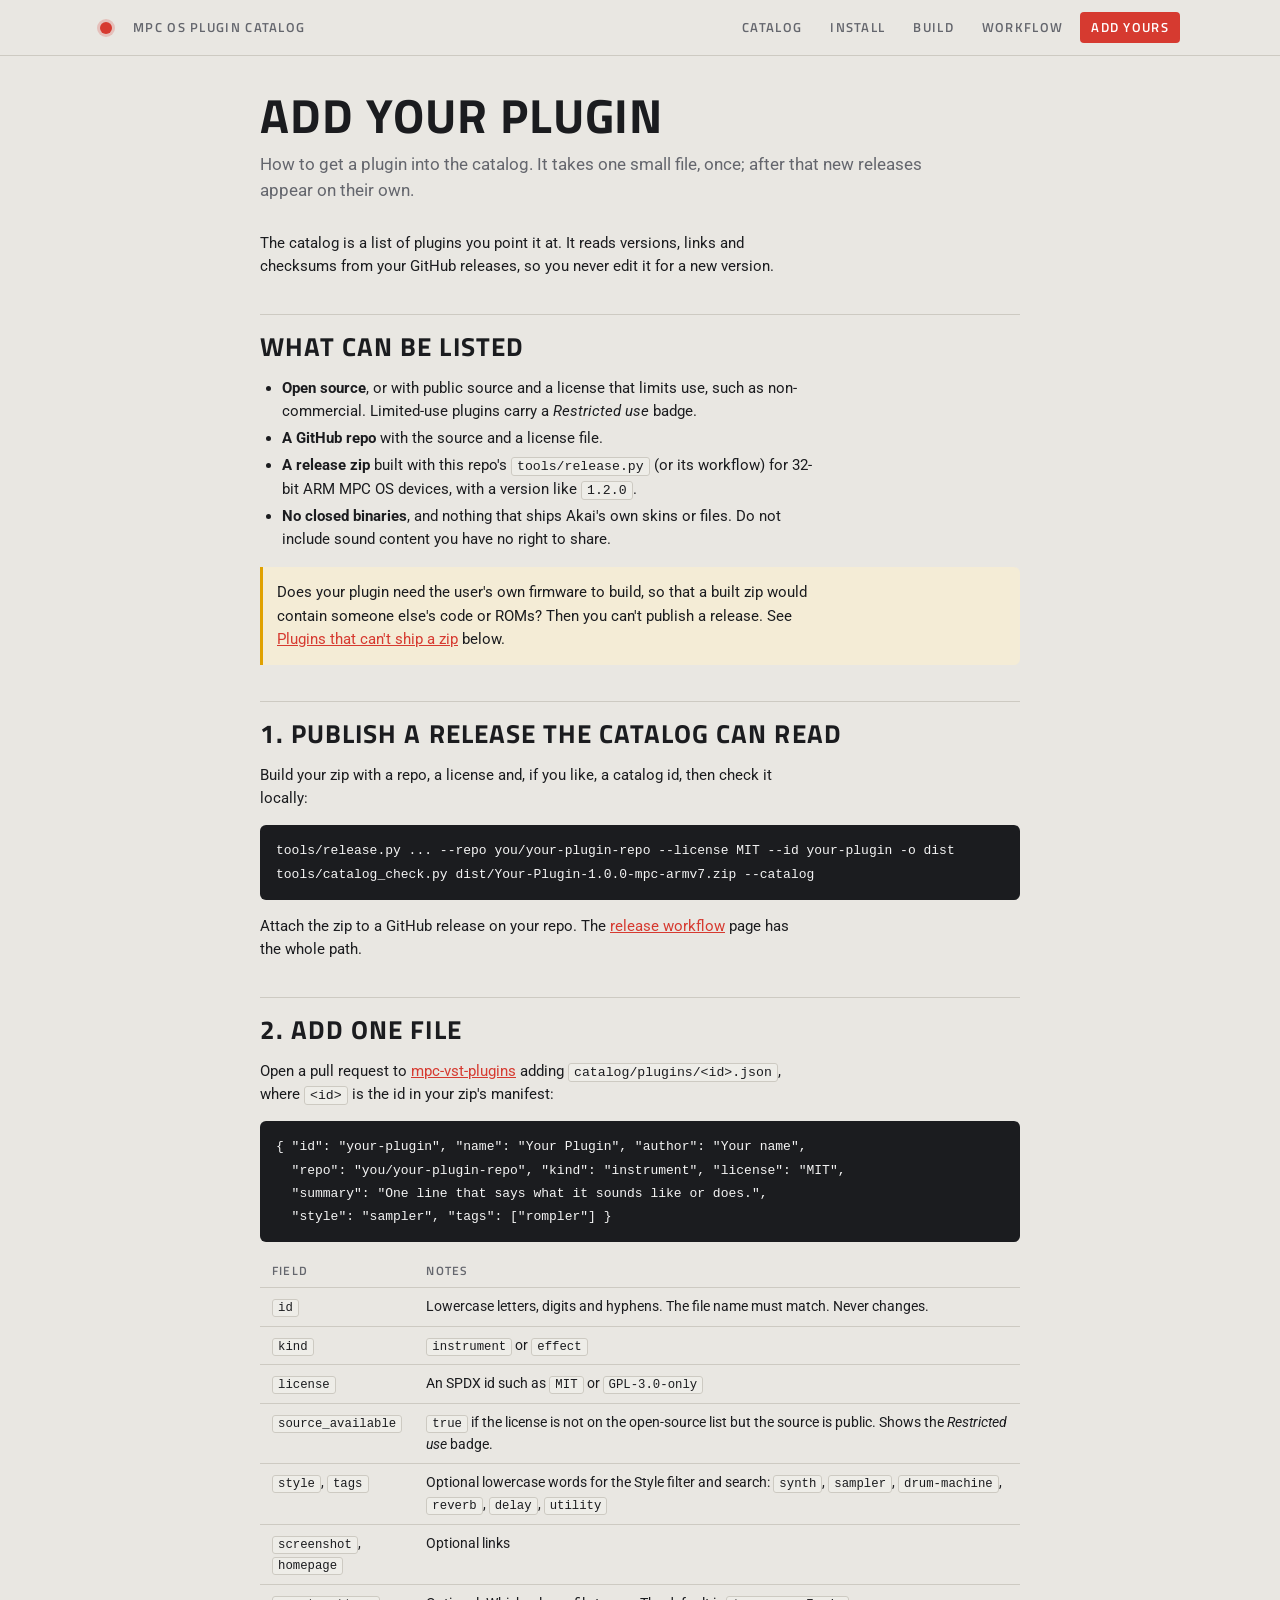
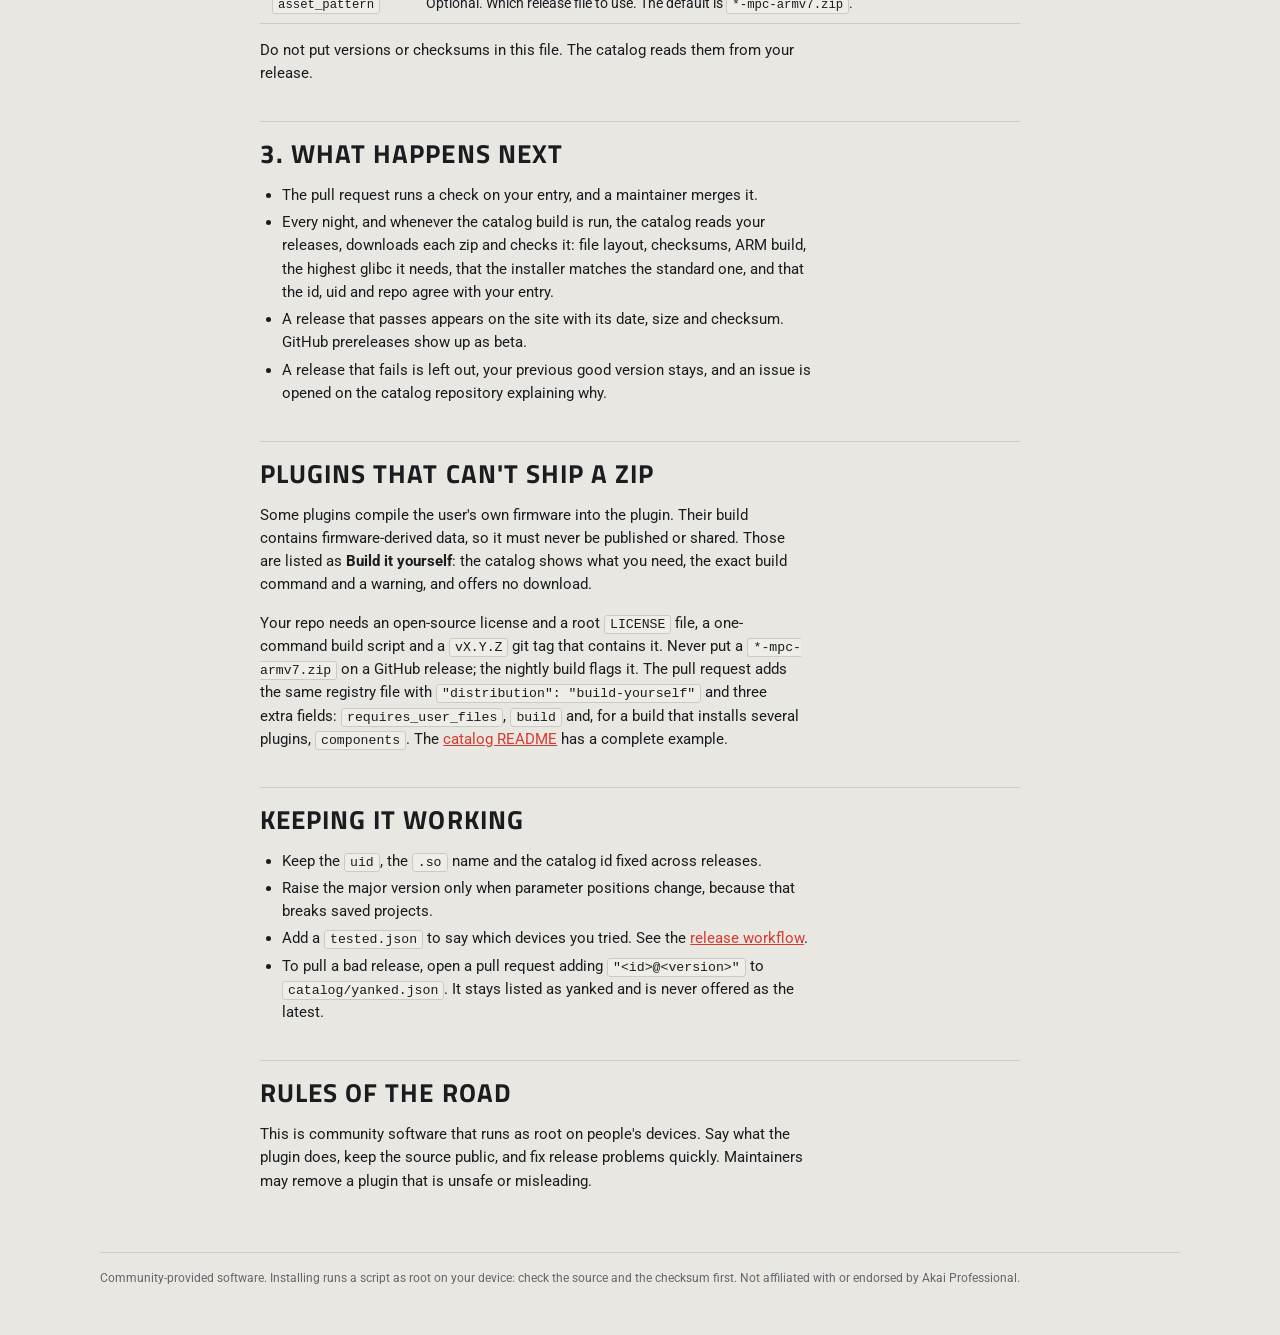
<file: site-fixture/add.html>
<!doctype html>
<html lang="en">
<head>
<meta charset="utf-8">
<meta name="viewport" content="width=device-width, initial-scale=1">
<title>Add your plugin - MPC OS Plugin Catalog</title>
<meta name="description" content="How to get a plugin into the catalog. It takes one small file, once; after that new releases appear on their own.">
<link rel="stylesheet" href="https://fonts.googleapis.com/css2?family=Roboto:wght@400;500;700&family=Titillium+Web:wght@400;600;700&display=swap">
<style>
/* Layout: sticky bar, masthead with a line-drawn MPC (screen, Q-Link encoders, jog wheel, buttons, 16 pads), filters, card grid.
   One committed look: light studio faceplate. Fonts are the two MPC resolves: Titillium Web (labels, headings) and Roboto (text). */
:root {
  --bg: #e9e7e2;
  --panel: #f7f6f3;
  --panel-2: #eeede8;
  --line: #cdcac2;
  --fg: #1b1c1f;
  --muted: #64666d;
  --accent: #d63a30;
  --accent-fg: #ffffff;
  --amber: #e0a100;
  --amber-ink: #7a5600;
  --lcd-bg: #1b1c1f;
  --lcd-fg: #f4f4f4;
  --body-fill: #dedbd4;
  --display: "Titillium Web", "Arial Narrow", sans-serif;
  --text: "Roboto", system-ui, sans-serif;
  --radius: 6px;
  color-scheme: light;
}
* { box-sizing: border-box; }
body { background: var(--bg); color: var(--fg); font: 400 15px/1.55 var(--text); margin: 0;
  padding-inline: 16px; padding-block: 0 48px; }
a { color: inherit; }
:focus-visible { outline: 2px solid var(--accent); outline-offset: 2px; }
.wrap { max-width: 1080px; margin-inline: auto; }

.bar { position: sticky; top: env(safe-area-inset-top, 0px); z-index: 5; background: var(--bg);
  border-bottom: 1px solid var(--line); margin-inline: -16px; padding: 12px 16px; }
.brand { font: 700 19px/1 var(--display); letter-spacing: .1em; text-transform: uppercase; display: flex; align-items: center; gap: 10px; }
.dot { width: 12px; height: 12px; border-radius: 50%; background: var(--accent); box-shadow: 0 0 0 3px color-mix(in srgb, var(--accent) 22%, transparent); }

.mast { display: grid; grid-template-columns: minmax(0, 1fr) minmax(0, 400px); gap: 24px 48px; align-items: center; padding-block: 36px 24px; }
.mast h1 { font: 700 clamp(34px, 6vw, 56px)/1 var(--display); text-transform: uppercase; letter-spacing: .02em; margin: 0 0 14px; text-wrap: balance; }
.mast p { margin: 0; color: var(--muted); max-width: 52ch; }
.mpc { width: 100%; height: auto; display: block; }
.mpc .body { fill: var(--body-fill); stroke: var(--line); stroke-width: 1.5; }
.mpc .screen { fill: var(--lcd-bg); }
.mpc .ui { fill: none; stroke: var(--lcd-fg); stroke-width: 1.5; opacity: .55; stroke-linecap: round; }
.mpc .ui-hot { fill: var(--accent); }
.mpc .knob { fill: var(--panel); stroke: var(--muted); stroke-width: 1.5; }
.mpc .tick { stroke: var(--fg); stroke-width: 2; stroke-linecap: round; }
.mpc .wheel { fill: var(--panel); stroke: var(--muted); stroke-width: 1.5; }
.mpc .wheel-in { fill: var(--panel-2); stroke: var(--line); stroke-width: 1.5; }
.mpc .btn { fill: var(--panel); stroke: var(--line); stroke-width: 1.2; }
.mpc .btn.rec { fill: var(--accent); stroke: none; }
.mpc .pad { fill: var(--lcd-bg); opacity: .82; }
.mpc .pad.on { fill: var(--accent); opacity: 1; }
.mpc .pad.alt { fill: var(--amber); opacity: 1; }
@media (prefers-reduced-motion: no-preference) { .mpc .pulse { animation: pulse 2.4s ease-in-out infinite; } }
@keyframes pulse { 50% { opacity: .5; } }

.sample { font: 400 12px/1.5 var(--text); color: var(--muted); border: 1px dashed var(--line); border-radius: var(--radius);
  padding: 8px 12px; margin-bottom: 20px; }
.tools { display: grid; grid-template-columns: repeat(auto-fit, minmax(150px, 1fr)); gap: 10px; margin-bottom: 12px; }
.tools .search { grid-column: 1 / -1; }
.tools label { display: flex; flex-direction: column; gap: 4px; font: 600 11px/1 var(--display); letter-spacing: .1em; text-transform: uppercase; color: var(--muted); min-width: 0; }
.tools input, .tools select { font: 400 14px var(--text); letter-spacing: 0; text-transform: none; color: var(--fg); background: var(--panel);
  border: 1px solid var(--line); border-radius: var(--radius); padding: 10px 12px; width: 100%; min-width: 0; }
.status { display: flex; flex-wrap: wrap; gap: 8px 16px; align-items: center; justify-content: space-between; margin-bottom: 16px; color: var(--muted); font-size: 13px; }
.status label { display: inline-flex; align-items: center; gap: 6px; cursor: pointer; }
.linkbtn { font: 600 12px/1 var(--display); letter-spacing: .1em; text-transform: uppercase; color: var(--accent); background: none; border: 0; padding: 6px 0; cursor: pointer; }
.dir { font: 600 13px/1 var(--display); color: var(--fg); background: var(--panel); border: 1px solid var(--line); border-radius: var(--radius); padding: 10px 12px; cursor: pointer; }
.vers { border-top: 1px solid var(--line); padding-top: 10px; font-size: 12px; color: var(--muted); }
.vers summary { cursor: pointer; font: 600 11px/1.6 var(--display); letter-spacing: .1em; text-transform: uppercase; }
.vers table { width: 100%; border-collapse: collapse; margin-top: 6px; font-variant-numeric: tabular-nums; }
.vers td { padding: 4px 8px 4px 0; vertical-align: top; }
.vers .y { text-decoration: line-through; }
.stat { font-size: 12px; color: var(--muted); }

.grid { display: grid; grid-template-columns: repeat(auto-fill, minmax(min(100%, 320px), 1fr)); gap: 16px; }
.card { background: var(--panel); border: 1px solid var(--line); border-radius: var(--radius); padding: 18px;
  display: flex; flex-direction: column; gap: 12px; min-width: 0; }
.card header { display: flex; justify-content: space-between; align-items: flex-start; gap: 12px; }
.card h2 { font: 700 26px/1.05 var(--display); text-transform: uppercase; letter-spacing: .02em; margin: 0; }
.by { color: var(--muted); font-size: 13px; margin-top: 2px; }
.ver { font: 500 13px/1 var(--text); background: var(--lcd-bg); color: var(--lcd-fg); border-radius: 3px; padding: 7px 9px;
  letter-spacing: .05em; white-space: nowrap; font-variant-numeric: tabular-nums; }
.card p { margin: 0; flex: 1; }
.tags { display: flex; gap: 6px; flex-wrap: wrap; }
.tag { font: 600 11px/1 var(--display); letter-spacing: .1em; text-transform: uppercase; color: var(--muted);
  border: 1px solid var(--line); border-radius: 3px; padding: 6px 8px; }
.tag.ok { color: var(--fg); border-color: var(--fg); }
.tag.warn { color: var(--amber-ink); border-color: var(--amber); background: color-mix(in srgb, var(--amber) 14%, var(--panel)); }
.meta { display: grid; grid-template-columns: auto 1fr; gap: 4px 12px; font: 400 12px/1.5 var(--text); color: var(--muted);
  border-top: 1px solid var(--line); padding-top: 12px; margin: 0; }
.meta dt { font: 600 11px/1.9 var(--display); text-transform: uppercase; letter-spacing: .1em; }
.meta dd { margin: 0; color: var(--fg); overflow-wrap: anywhere; }
.actions { display: flex; gap: 8px; }
.btn-l { font: 600 14px/1 var(--display); letter-spacing: .1em; text-transform: uppercase; text-decoration: none;
  padding: 11px 15px; border-radius: var(--radius); border: 1px solid var(--line); color: var(--fg); background: var(--panel-2); }
.btn-l.primary { background: var(--accent); border-color: var(--accent); color: var(--accent-fg); }
.empty { color: var(--muted); padding: 24px 0; }
footer { margin-top: 36px; color: var(--muted); font-size: 12px; border-top: 1px solid var(--line); padding-top: 16px; }
@media (max-width: 640px) { .mast { grid-template-columns: minmax(0, 1fr); } .mpc { max-width: 380px; } }

.nav { display: flex; gap: 4px 18px; flex-wrap: wrap; align-items: center; justify-content: space-between; }
.nav ul { display: flex; gap: 4px 6px; flex-wrap: wrap; list-style: none; margin: 0; padding: 0; }
.nav a { display: block; text-decoration: none; font: 600 13px/1 var(--display); letter-spacing: .1em; text-transform: uppercase;
  color: var(--muted); padding: 9px 11px; border-radius: 4px; }
.nav a:hover { color: var(--fg); }
.nav a[aria-current="page"] { color: var(--accent-fg); background: var(--accent); }
.brand a { text-decoration: none; }
.doc { max-width: 760px; padding-block: 36px 8px; }
.doc h1 { font: 700 clamp(32px, 5vw, 48px)/1.02 var(--display); text-transform: uppercase; letter-spacing: .02em; margin: 0 0 10px; text-wrap: balance; }
.doc .lede { color: var(--muted); font-size: 17px; margin: 0 0 28px; }
.doc h2 { font: 700 26px/1.1 var(--display); text-transform: uppercase; letter-spacing: .04em; margin: 36px 0 10px; padding-top: 18px; border-top: 1px solid var(--line); }
.doc h3 { font: 700 18px/1.2 var(--display); text-transform: uppercase; letter-spacing: .06em; margin: 24px 0 6px; }
.doc p, .doc li { max-width: 68ch; }
.doc ul, .doc ol { padding-left: 22px; }
.doc li { margin: 4px 0; }
.doc code { font: 500 .88em/1 ui-monospace, "SFMono-Regular", Menlo, Consolas, monospace; background: var(--panel-2); border: 1px solid var(--line); border-radius: 3px; padding: 1px 5px; overflow-wrap: anywhere; }
.doc pre { background: var(--lcd-bg); color: var(--lcd-fg); border-radius: var(--radius); padding: 14px 16px; overflow-x: auto; margin: 14px 0; }
.doc pre code { background: none; border: 0; padding: 0; color: inherit; font-size: 13px; line-height: 1.55; overflow-wrap: normal; }
.doc blockquote { margin: 16px 0; padding: 10px 14px; border-left: 3px solid var(--amber); background: color-mix(in srgb, var(--amber) 12%, var(--panel)); border-radius: 0 var(--radius) var(--radius) 0; }
.doc blockquote p { margin: 4px 0; }
.tablewrap { overflow-x: auto; margin: 14px 0; }
.doc table { border-collapse: collapse; width: 100%; font-size: 14px; }
.doc th, .doc td { text-align: left; padding: 8px 12px; border-bottom: 1px solid var(--line); vertical-align: top; }
.doc th { font: 600 12px/1.2 var(--display); letter-spacing: .1em; text-transform: uppercase; color: var(--muted); }
.doc a { color: var(--accent); }
.pagelist { display: grid; grid-template-columns: repeat(auto-fit, minmax(min(100%, 230px), 1fr)); gap: 12px; margin: 8px 0 28px; }
.pagelist a { display: flex; flex-direction: column; gap: 4px; text-decoration: none; background: var(--panel); border: 1px solid var(--line); border-radius: var(--radius); padding: 14px; }
.pagelist b { font: 700 18px/1.1 var(--display); text-transform: uppercase; letter-spacing: .04em; }
.pagelist span { color: var(--muted); font-size: 13px; }

.tag.build { color: var(--accent); border-color: var(--accent); }
.card.by { border-color: color-mix(in srgb, var(--accent) 35%, var(--line)); }
.need { background: var(--panel-2); border: 1px solid var(--line); border-radius: var(--radius); padding: 10px 14px; }
.need h3 { font: 700 13px/1.2 var(--display); text-transform: uppercase; letter-spacing: .1em; color: var(--muted); margin: 8px 0 4px; }
.need ul { margin: 0; padding-left: 18px; font-size: 14px; }
.need li { margin: 3px 0; }
.card .need .also { margin: 6px 0 0; font-size: 13px; color: var(--muted); flex: none; }
.cmd { margin: 0 0 4px; background: var(--lcd-bg); color: var(--lcd-fg); border-radius: 4px; padding: 10px 12px; }
.cmd code { font: 500 12px/1.5 ui-monospace, "SFMono-Regular", Menlo, Consolas, monospace; white-space: pre-wrap; overflow-wrap: anywhere; }
.card .fw { margin: 0; flex: none; font-size: 13px; padding: 8px 12px; border-left: 3px solid var(--amber); background: color-mix(in srgb, var(--amber) 14%, var(--panel)); border-radius: 0 var(--radius) var(--radius) 0; }
.actions { flex-wrap: wrap; }
.actions .btn-l { white-space: nowrap; }
.grid { align-items: start; }
.card .needline { margin: 0; flex: none; font-size: 14px; }
.card .cmd { margin: 0; }
.card .how { flex: none; font-size: 13px; color: var(--muted); }
.card .how summary { cursor: pointer; font: 600 11px/1.6 var(--display); letter-spacing: .1em; text-transform: uppercase; }
.card .how ul { margin: 6px 0 0; padding-left: 18px; }
.card .how li { margin: 3px 0; color: var(--fg); }
.card .how .also { margin: 6px 0 0; flex: none; }
.card .fw { font-size: 12px; padding: 6px 10px; }
.card .line { margin: 0; flex: none; font-size: 12px; color: var(--muted); }
.card .fw { font-size: 11.5px; line-height: 1.4; }
.grid { grid-auto-flow: dense; }
@media (min-width: 720px) { .card.by { grid-column: span 2; } }

/* Install list: tick plugins, get one command to paste into a terminal */
.pick { display: inline-flex; align-items: center; gap: 8px; font: 600 13px/1 var(--display); letter-spacing: .06em; text-transform: uppercase; cursor: pointer; padding: 10px 4px; }
.pick input { width: 18px; height: 18px; accent-color: var(--accent); }
.install { position: sticky; bottom: 12px; z-index: 4; background: var(--panel); border: 1px solid var(--line); border-radius: var(--radius);
  box-shadow: 0 6px 24px rgb(0 0 0 / .18); margin-top: 16px; }
.install[hidden] { display: none; }
.install > summary { cursor: pointer; padding: 12px 16px; display: flex; justify-content: space-between; gap: 12px; font: 700 15px/1.2 var(--display); letter-spacing: .08em; text-transform: uppercase; }
.install > summary .hint { color: var(--accent); }
.install .body { padding: 0 16px 16px; max-height: min(70vh, 640px); overflow: auto; }
.install .body > p { margin: 0 0 10px; color: var(--muted); font-size: 14px; }
.install .lab { font: 600 12px/1.3 var(--display); letter-spacing: .1em; text-transform: uppercase; }
.install .ipl { display: flex; flex-direction: column; gap: 4px; font: 600 11px/1 var(--display); letter-spacing: .1em; text-transform: uppercase; color: var(--muted); max-width: 320px; margin-bottom: 10px; }
.install .ipl input { font: 400 14px var(--text); letter-spacing: 0; text-transform: none; color: var(--fg); background: var(--bg); border: 1px solid var(--line); border-radius: var(--radius); padding: 10px 12px; }
.install .ipbad { color: var(--accent); }
.install .copied { align-self: center; color: var(--muted); font-size: 13px; }
.install .how { margin-top: 12px; }
.install code { font-family: ui-monospace, "SFMono-Regular", Menlo, Consolas, monospace; font-size: 12px; }

/* collapsible sections in guide pages (::: details Title) */
.doc details.fold { background: var(--panel); border: 1px solid var(--line); border-radius: var(--radius); margin: 10px 0; }
.doc details.fold > summary { cursor: pointer; padding: 12px 16px; font: 700 16px/1.3 var(--display); letter-spacing: .04em; text-transform: uppercase; }
.doc details.fold[open] > summary { border-bottom: 1px solid var(--line); margin-bottom: 8px; }
.doc details.fold > :not(summary) { margin-inline: 16px; }
.doc details.fold > :last-child { margin-bottom: 16px; }


</style>
</head>
<body>
<div class="bar"><div class="wrap nav">
  <div class="brand"><span class="dot"></span><a href="index.html">MPC OS Plugin Catalog</a></div>
  <nav aria-label="Site"><ul><li><a href="index.html">Catalog</a></li><li><a href="install.html">Install</a></li><li><a href="build.html">Build</a></li><li><a href="workflow.html">Workflow</a></li><li><a href="add.html" aria-current="page">Add yours</a></li></ul></nav>
</div></div>
<main class="wrap doc">
<h1>Add your plugin</h1>
<p class="lede">How to get a plugin into the catalog. It takes one small file, once; after that new releases appear on their own.</p>
<p>The catalog is a list of plugins you point it at. It reads versions, links and checksums from your GitHub releases, so you never edit it for a new version.</p>
<h2 id="what-can-be-listed">What can be listed</h2>
<ul><li><strong>Open source</strong>, or with public source and a license that limits use, such as non-commercial. Limited-use plugins carry a <em>Restricted use</em> badge.</li><li><strong>A GitHub repo</strong> with the source and a license file.</li><li><strong>A release zip</strong> built with this repo's <code>tools/release.py</code> (or its workflow) for 32-bit ARM MPC OS devices, with a version like <code>1.2.0</code>.</li><li><strong>No closed binaries</strong>, and nothing that ships Akai's own skins or files. Do not include sound content you have no right to share.</li></ul>
<blockquote><p>Does your plugin need the user's own firmware to build, so that a built zip would contain someone else's code or ROMs? Then you can't publish a release. See <a href="#plugins-that-can-t-ship-a-zip">Plugins that can't ship a zip</a> below.</p></blockquote>
<h2 id="1-publish-a-release-the-catalog-can-read">1. Publish a release the catalog can read</h2>
<p>Build your zip with a repo, a license and, if you like, a catalog id, then check it locally:</p>
<pre><code>tools/release.py ... --repo you/your-plugin-repo --license MIT --id your-plugin -o dist
tools/catalog_check.py dist/Your-Plugin-1.0.0-mpc-armv7.zip --catalog</code></pre>
<p>Attach the zip to a GitHub release on your repo. The <a href="workflow.html">release workflow</a> page has the whole path.</p>
<h2 id="2-add-one-file">2. Add one file</h2>
<p>Open a pull request to <a href="https://github.com/sd88me/mpc-vst-plugins">mpc-vst-plugins</a> adding <code>catalog/plugins/&lt;id&gt;.json</code>, where <code>&lt;id&gt;</code> is the id in your zip's manifest:</p>
<pre><code>{ "id": "your-plugin", "name": "Your Plugin", "author": "Your name",
  "repo": "you/your-plugin-repo", "kind": "instrument", "license": "MIT",
  "summary": "One line that says what it sounds like or does.",
  "style": "sampler", "tags": ["rompler"] }</code></pre>
<div class="tablewrap"><table><thead><tr><th>Field</th><th>Notes</th></tr></thead><tbody><tr><td><code>id</code></td><td>Lowercase letters, digits and hyphens. The file name must match. Never changes.</td></tr><tr><td><code>kind</code></td><td><code>instrument</code> or <code>effect</code></td></tr><tr><td><code>license</code></td><td>An SPDX id such as <code>MIT</code> or <code>GPL-3.0-only</code></td></tr><tr><td><code>source_available</code></td><td><code>true</code> if the license is not on the open-source list but the source is public. Shows the <em>Restricted use</em> badge.</td></tr><tr><td><code>style</code>, <code>tags</code></td><td>Optional lowercase words for the Style filter and search: <code>synth</code>, <code>sampler</code>, <code>drum-machine</code>, <code>reverb</code>, <code>delay</code>, <code>utility</code></td></tr><tr><td><code>screenshot</code>, <code>homepage</code></td><td>Optional links</td></tr><tr><td><code>asset_pattern</code></td><td>Optional. Which release file to use. The default is <code>*-mpc-armv7.zip</code>.</td></tr></tbody></table></div>
<p>Do not put versions or checksums in this file. The catalog reads them from your release.</p>
<h2 id="3-what-happens-next">3. What happens next</h2>
<ul><li>The pull request runs a check on your entry, and a maintainer merges it.</li><li>Every night, and whenever the catalog build is run, the catalog reads your releases, downloads each zip and checks it: file layout, checksums, ARM build, the highest glibc it needs, that the installer matches the standard one, and that the id, uid and repo agree with your entry.</li><li>A release that passes appears on the site with its date, size and checksum. GitHub prereleases show up as beta.</li><li>A release that fails is left out, your previous good version stays, and an issue is opened on the catalog repository explaining why.</li></ul>
<h2 id="plugins-that-can-t-ship-a-zip">Plugins that can't ship a zip</h2>
<p>Some plugins compile the user's own firmware into the plugin. Their build contains firmware-derived data, so it must never be published or shared. Those are listed as <strong>Build it yourself</strong>: the catalog shows what you need, the exact build command and a warning, and offers no download.</p>
<p>Your repo needs an open-source license and a root <code>LICENSE</code> file, a one-command build script and a <code>vX.Y.Z</code> git tag that contains it. Never put a <code>*-mpc-armv7.zip</code> on a GitHub release; the nightly build flags it. The pull request adds the same registry file with <code>"distribution": "build-yourself"</code> and three extra fields: <code>requires_user_files</code>, <code>build</code> and, for a build that installs several plugins, <code>components</code>. The <a href="https://github.com/sd88me/mpc-vst-plugins/blob/main/catalog/README.md#if-your-plugin-cant-publish-a-zip-build-yourself">catalog README</a> has a complete example.</p>
<h2 id="keeping-it-working">Keeping it working</h2>
<ul><li>Keep the <code>uid</code>, the <code>.so</code> name and the catalog id fixed across releases.</li><li>Raise the major version only when parameter positions change, because that breaks saved projects.</li><li>Add a <code>tested.json</code> to say which devices you tried. See the <a href="workflow.html">release workflow</a>.</li><li>To pull a bad release, open a pull request adding <code>"&lt;id&gt;@&lt;version&gt;"</code> to <code>catalog/yanked.json</code>. It stays listed as yanked and is never offered as the latest.</li></ul>
<h2 id="rules-of-the-road">Rules of the road</h2>
<p>This is community software that runs as root on people's devices. Say what the plugin does, keep the source public, and fix release problems quickly. Maintainers may remove a plugin that is unsafe or misleading.</p>
</main>
<script>
/* a link to a collapsible section (page.html#its-title) opens it */
function openFold() {
  var h = decodeURIComponent(location.hash.slice(1)), e = h ? document.getElementById(h) : null;
  if (!e) return;
  for (var n = e; n; n = n.parentElement) if (n.tagName === "DETAILS") n.open = true;
  e.scrollIntoView();
}
addEventListener("hashchange", openFold); openFold();
</script>
<footer class="wrap">Community-provided software. Installing runs a script as root on your device: check the source and the checksum first. Not affiliated with or endorsed by Akai Professional.</footer>
</body>
</html>
</file>
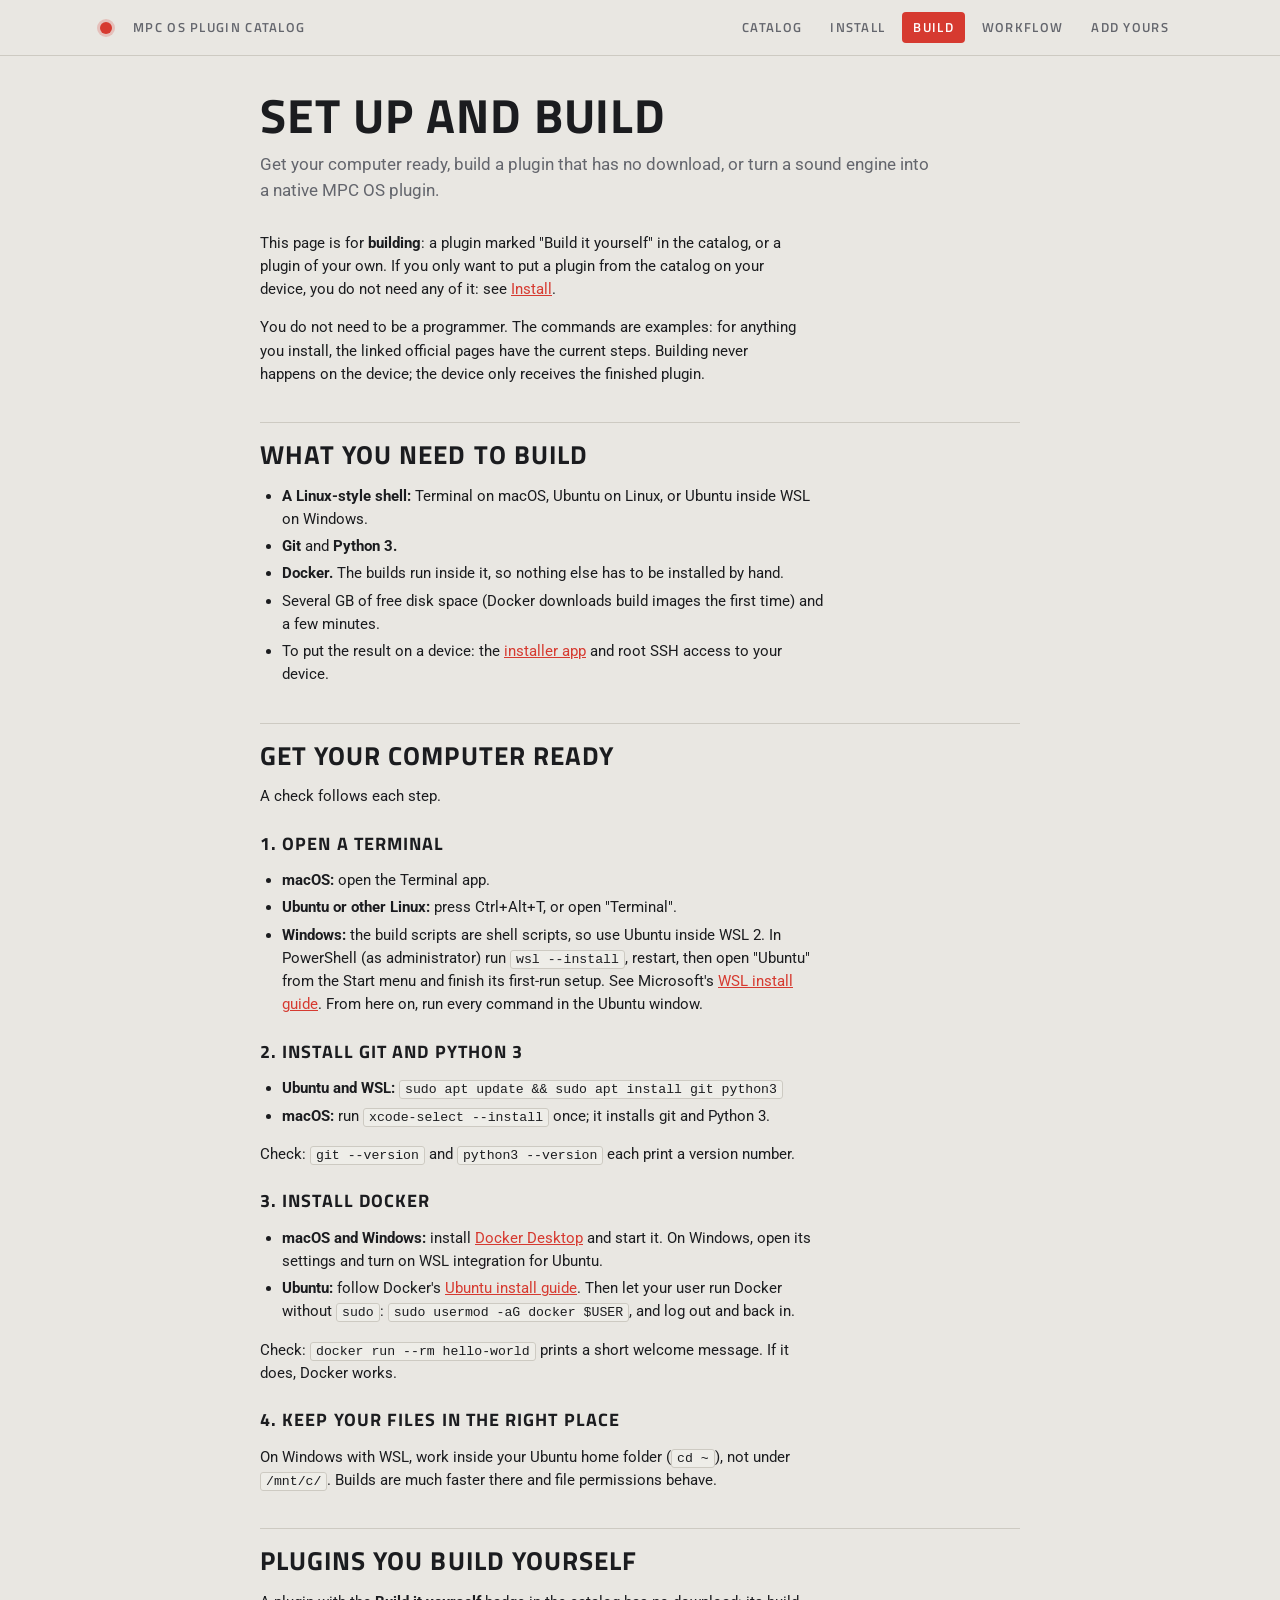
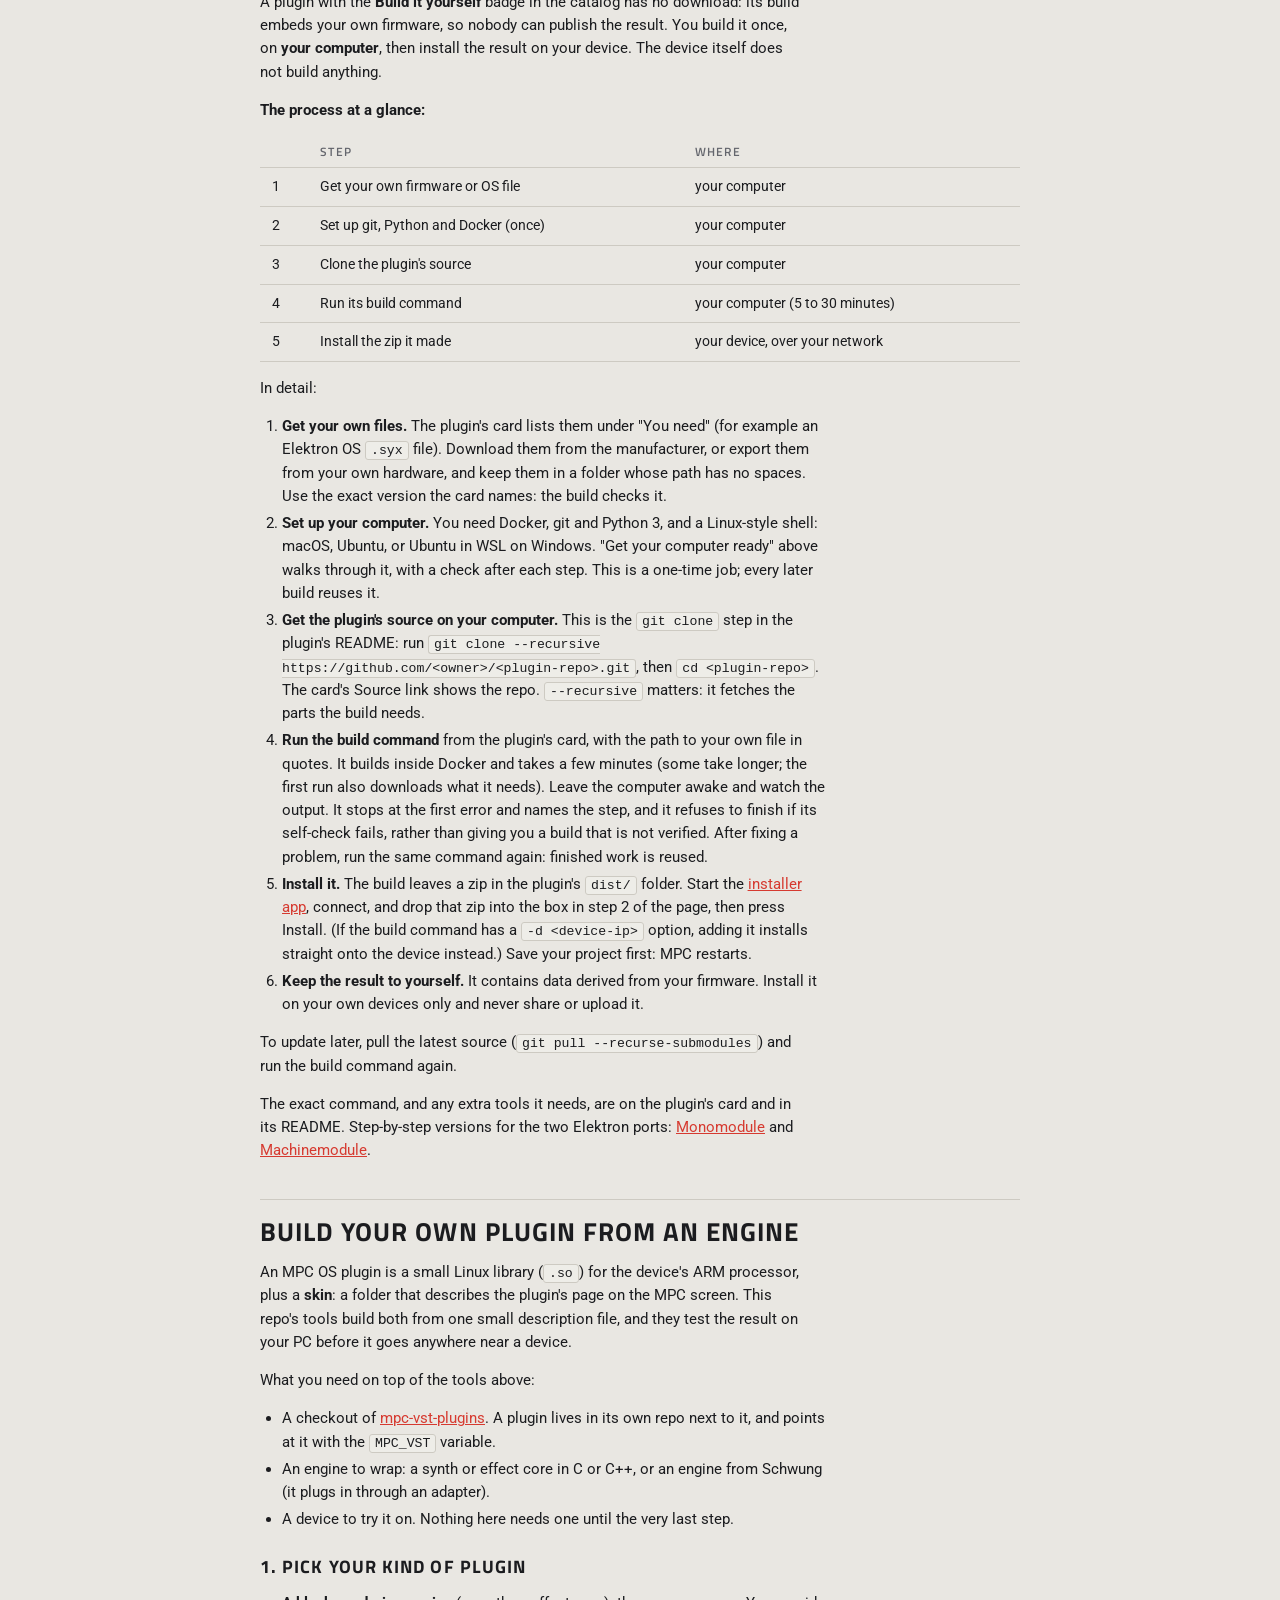
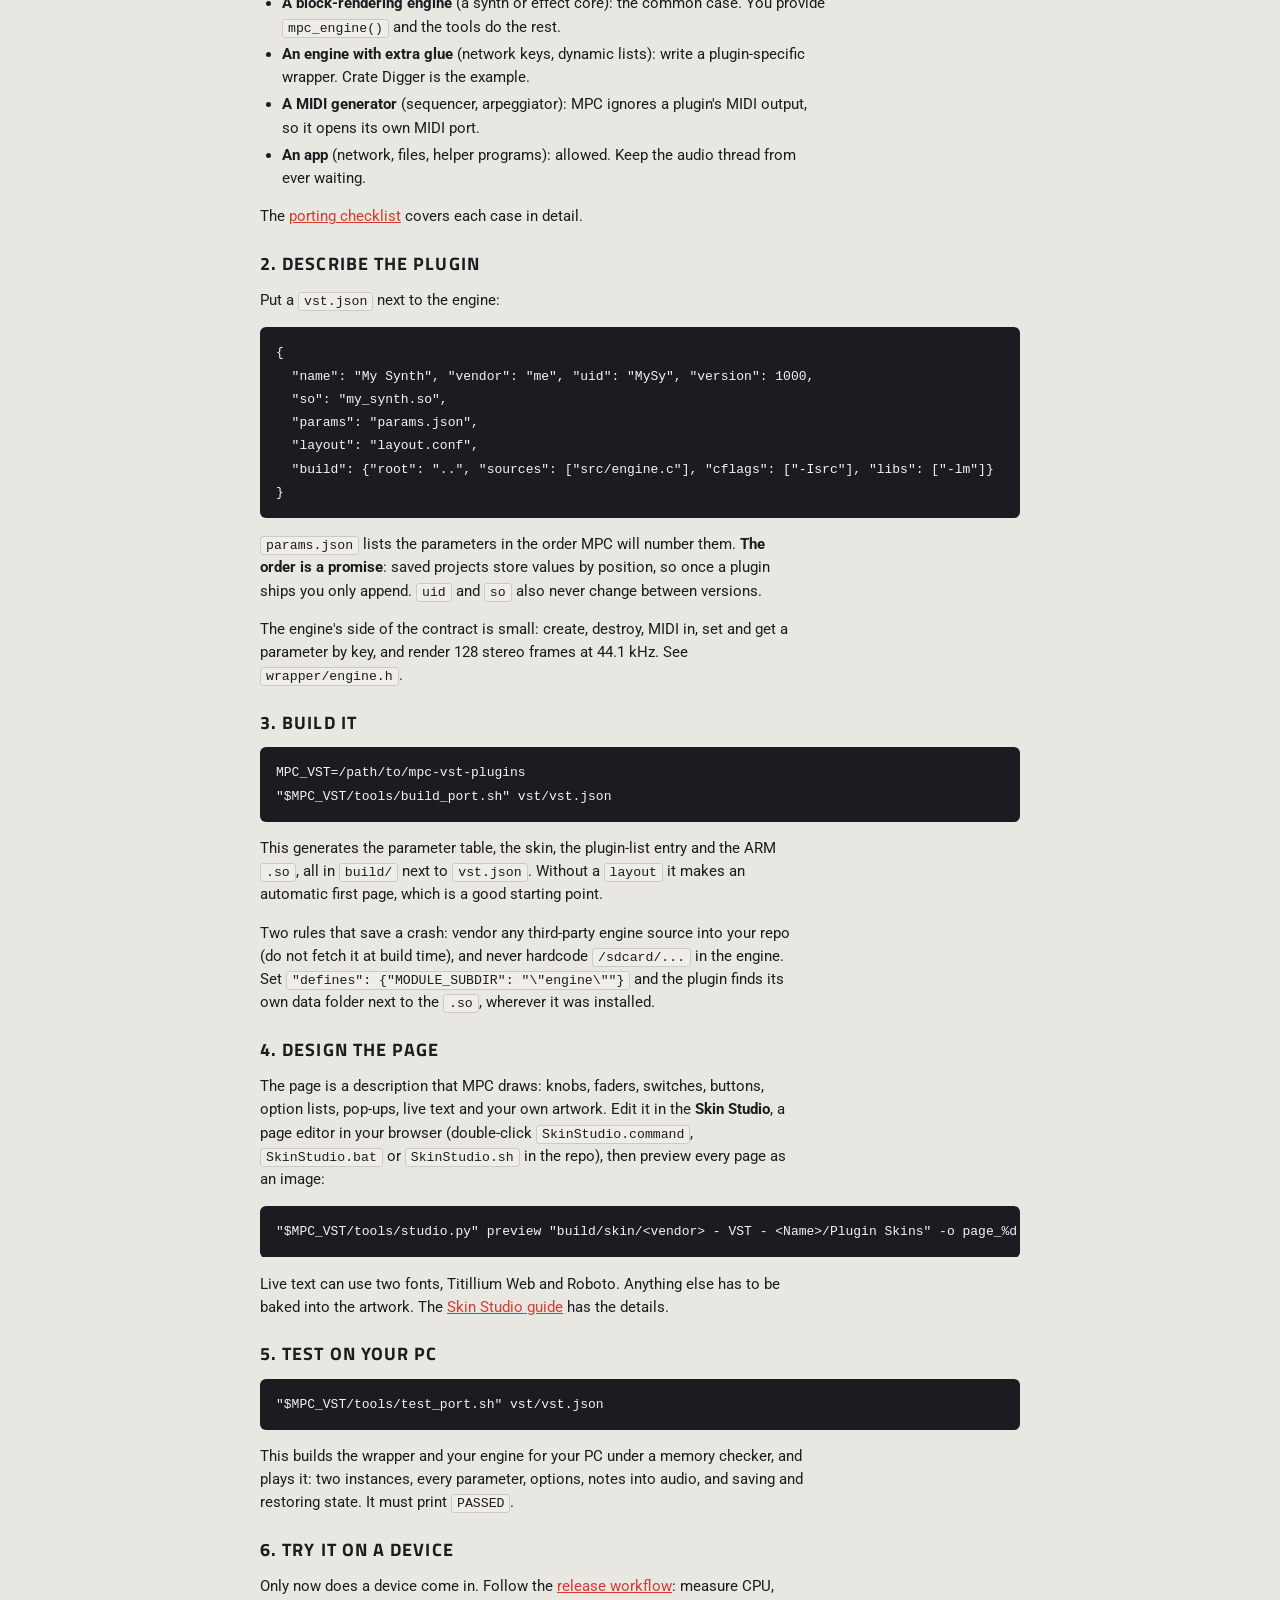
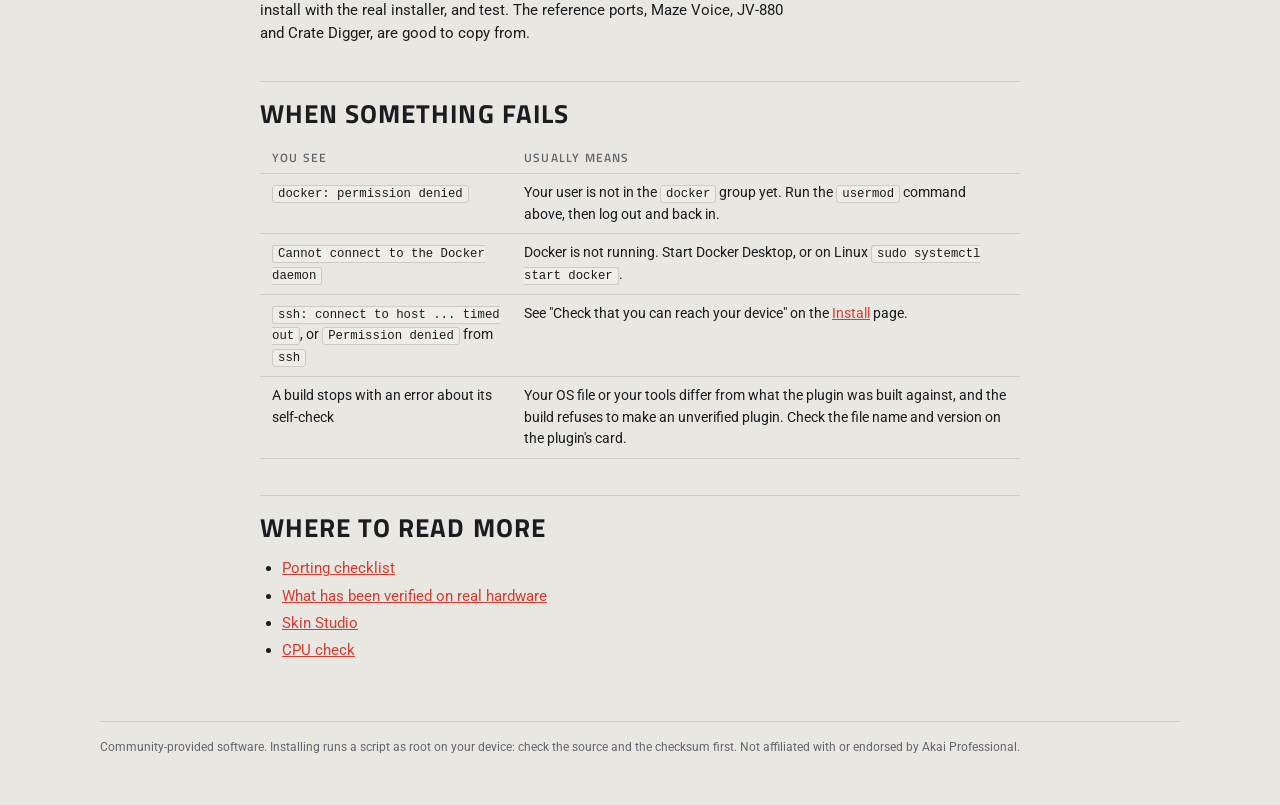
<file: site-fixture/build.html>
<!doctype html>
<html lang="en">
<head>
<meta charset="utf-8">
<meta name="viewport" content="width=device-width, initial-scale=1">
<title>Set up and build - MPC OS Plugin Catalog</title>
<meta name="description" content="Get your computer ready, build a plugin that has no download, or turn a sound engine into a native MPC OS plugin.">
<link rel="stylesheet" href="https://fonts.googleapis.com/css2?family=Roboto:wght@400;500;700&family=Titillium+Web:wght@400;600;700&display=swap">
<style>
/* Layout: sticky bar, masthead with a line-drawn MPC (screen, Q-Link encoders, jog wheel, buttons, 16 pads), filters, card grid.
   One committed look: light studio faceplate. Fonts are the two MPC resolves: Titillium Web (labels, headings) and Roboto (text). */
:root {
  --bg: #e9e7e2;
  --panel: #f7f6f3;
  --panel-2: #eeede8;
  --line: #cdcac2;
  --fg: #1b1c1f;
  --muted: #64666d;
  --accent: #d63a30;
  --accent-fg: #ffffff;
  --amber: #e0a100;
  --amber-ink: #7a5600;
  --lcd-bg: #1b1c1f;
  --lcd-fg: #f4f4f4;
  --body-fill: #dedbd4;
  --display: "Titillium Web", "Arial Narrow", sans-serif;
  --text: "Roboto", system-ui, sans-serif;
  --radius: 6px;
  color-scheme: light;
}
* { box-sizing: border-box; }
body { background: var(--bg); color: var(--fg); font: 400 15px/1.55 var(--text); margin: 0;
  padding-inline: 16px; padding-block: 0 48px; }
a { color: inherit; }
:focus-visible { outline: 2px solid var(--accent); outline-offset: 2px; }
.wrap { max-width: 1080px; margin-inline: auto; }

.bar { position: sticky; top: env(safe-area-inset-top, 0px); z-index: 5; background: var(--bg);
  border-bottom: 1px solid var(--line); margin-inline: -16px; padding: 12px 16px; }
.brand { font: 700 19px/1 var(--display); letter-spacing: .1em; text-transform: uppercase; display: flex; align-items: center; gap: 10px; }
.dot { width: 12px; height: 12px; border-radius: 50%; background: var(--accent); box-shadow: 0 0 0 3px color-mix(in srgb, var(--accent) 22%, transparent); }

.mast { display: grid; grid-template-columns: minmax(0, 1fr) minmax(0, 400px); gap: 24px 48px; align-items: center; padding-block: 36px 24px; }
.mast h1 { font: 700 clamp(34px, 6vw, 56px)/1 var(--display); text-transform: uppercase; letter-spacing: .02em; margin: 0 0 14px; text-wrap: balance; }
.mast p { margin: 0; color: var(--muted); max-width: 52ch; }
.mpc { width: 100%; height: auto; display: block; }
.mpc .body { fill: var(--body-fill); stroke: var(--line); stroke-width: 1.5; }
.mpc .screen { fill: var(--lcd-bg); }
.mpc .ui { fill: none; stroke: var(--lcd-fg); stroke-width: 1.5; opacity: .55; stroke-linecap: round; }
.mpc .ui-hot { fill: var(--accent); }
.mpc .knob { fill: var(--panel); stroke: var(--muted); stroke-width: 1.5; }
.mpc .tick { stroke: var(--fg); stroke-width: 2; stroke-linecap: round; }
.mpc .wheel { fill: var(--panel); stroke: var(--muted); stroke-width: 1.5; }
.mpc .wheel-in { fill: var(--panel-2); stroke: var(--line); stroke-width: 1.5; }
.mpc .btn { fill: var(--panel); stroke: var(--line); stroke-width: 1.2; }
.mpc .btn.rec { fill: var(--accent); stroke: none; }
.mpc .pad { fill: var(--lcd-bg); opacity: .82; }
.mpc .pad.on { fill: var(--accent); opacity: 1; }
.mpc .pad.alt { fill: var(--amber); opacity: 1; }
@media (prefers-reduced-motion: no-preference) { .mpc .pulse { animation: pulse 2.4s ease-in-out infinite; } }
@keyframes pulse { 50% { opacity: .5; } }

.sample { font: 400 12px/1.5 var(--text); color: var(--muted); border: 1px dashed var(--line); border-radius: var(--radius);
  padding: 8px 12px; margin-bottom: 20px; }
.tools { display: grid; grid-template-columns: repeat(auto-fit, minmax(150px, 1fr)); gap: 10px; margin-bottom: 12px; }
.tools .search { grid-column: 1 / -1; }
.tools label { display: flex; flex-direction: column; gap: 4px; font: 600 11px/1 var(--display); letter-spacing: .1em; text-transform: uppercase; color: var(--muted); min-width: 0; }
.tools input, .tools select { font: 400 14px var(--text); letter-spacing: 0; text-transform: none; color: var(--fg); background: var(--panel);
  border: 1px solid var(--line); border-radius: var(--radius); padding: 10px 12px; width: 100%; min-width: 0; }
.status { display: flex; flex-wrap: wrap; gap: 8px 16px; align-items: center; justify-content: space-between; margin-bottom: 16px; color: var(--muted); font-size: 13px; }
.status label { display: inline-flex; align-items: center; gap: 6px; cursor: pointer; }
.linkbtn { font: 600 12px/1 var(--display); letter-spacing: .1em; text-transform: uppercase; color: var(--accent); background: none; border: 0; padding: 6px 0; cursor: pointer; }
.dir { font: 600 13px/1 var(--display); color: var(--fg); background: var(--panel); border: 1px solid var(--line); border-radius: var(--radius); padding: 10px 12px; cursor: pointer; }
.vers { border-top: 1px solid var(--line); padding-top: 10px; font-size: 12px; color: var(--muted); }
.vers summary { cursor: pointer; font: 600 11px/1.6 var(--display); letter-spacing: .1em; text-transform: uppercase; }
.vers table { width: 100%; border-collapse: collapse; margin-top: 6px; font-variant-numeric: tabular-nums; }
.vers td { padding: 4px 8px 4px 0; vertical-align: top; }
.vers .y { text-decoration: line-through; }
.stat { font-size: 12px; color: var(--muted); }

.grid { display: grid; grid-template-columns: repeat(auto-fill, minmax(min(100%, 320px), 1fr)); gap: 16px; }
.card { background: var(--panel); border: 1px solid var(--line); border-radius: var(--radius); padding: 18px;
  display: flex; flex-direction: column; gap: 12px; min-width: 0; }
.card header { display: flex; justify-content: space-between; align-items: flex-start; gap: 12px; }
.card h2 { font: 700 26px/1.05 var(--display); text-transform: uppercase; letter-spacing: .02em; margin: 0; }
.by { color: var(--muted); font-size: 13px; margin-top: 2px; }
.ver { font: 500 13px/1 var(--text); background: var(--lcd-bg); color: var(--lcd-fg); border-radius: 3px; padding: 7px 9px;
  letter-spacing: .05em; white-space: nowrap; font-variant-numeric: tabular-nums; }
.card p { margin: 0; flex: 1; }
.tags { display: flex; gap: 6px; flex-wrap: wrap; }
.tag { font: 600 11px/1 var(--display); letter-spacing: .1em; text-transform: uppercase; color: var(--muted);
  border: 1px solid var(--line); border-radius: 3px; padding: 6px 8px; }
.tag.ok { color: var(--fg); border-color: var(--fg); }
.tag.warn { color: var(--amber-ink); border-color: var(--amber); background: color-mix(in srgb, var(--amber) 14%, var(--panel)); }
.meta { display: grid; grid-template-columns: auto 1fr; gap: 4px 12px; font: 400 12px/1.5 var(--text); color: var(--muted);
  border-top: 1px solid var(--line); padding-top: 12px; margin: 0; }
.meta dt { font: 600 11px/1.9 var(--display); text-transform: uppercase; letter-spacing: .1em; }
.meta dd { margin: 0; color: var(--fg); overflow-wrap: anywhere; }
.actions { display: flex; gap: 8px; }
.btn-l { font: 600 14px/1 var(--display); letter-spacing: .1em; text-transform: uppercase; text-decoration: none;
  padding: 11px 15px; border-radius: var(--radius); border: 1px solid var(--line); color: var(--fg); background: var(--panel-2); }
.btn-l.primary { background: var(--accent); border-color: var(--accent); color: var(--accent-fg); }
.empty { color: var(--muted); padding: 24px 0; }
footer { margin-top: 36px; color: var(--muted); font-size: 12px; border-top: 1px solid var(--line); padding-top: 16px; }
@media (max-width: 640px) { .mast { grid-template-columns: minmax(0, 1fr); } .mpc { max-width: 380px; } }

.nav { display: flex; gap: 4px 18px; flex-wrap: wrap; align-items: center; justify-content: space-between; }
.nav ul { display: flex; gap: 4px 6px; flex-wrap: wrap; list-style: none; margin: 0; padding: 0; }
.nav a { display: block; text-decoration: none; font: 600 13px/1 var(--display); letter-spacing: .1em; text-transform: uppercase;
  color: var(--muted); padding: 9px 11px; border-radius: 4px; }
.nav a:hover { color: var(--fg); }
.nav a[aria-current="page"] { color: var(--accent-fg); background: var(--accent); }
.brand a { text-decoration: none; }
.doc { max-width: 760px; padding-block: 36px 8px; }
.doc h1 { font: 700 clamp(32px, 5vw, 48px)/1.02 var(--display); text-transform: uppercase; letter-spacing: .02em; margin: 0 0 10px; text-wrap: balance; }
.doc .lede { color: var(--muted); font-size: 17px; margin: 0 0 28px; }
.doc h2 { font: 700 26px/1.1 var(--display); text-transform: uppercase; letter-spacing: .04em; margin: 36px 0 10px; padding-top: 18px; border-top: 1px solid var(--line); }
.doc h3 { font: 700 18px/1.2 var(--display); text-transform: uppercase; letter-spacing: .06em; margin: 24px 0 6px; }
.doc p, .doc li { max-width: 68ch; }
.doc ul, .doc ol { padding-left: 22px; }
.doc li { margin: 4px 0; }
.doc code { font: 500 .88em/1 ui-monospace, "SFMono-Regular", Menlo, Consolas, monospace; background: var(--panel-2); border: 1px solid var(--line); border-radius: 3px; padding: 1px 5px; overflow-wrap: anywhere; }
.doc pre { background: var(--lcd-bg); color: var(--lcd-fg); border-radius: var(--radius); padding: 14px 16px; overflow-x: auto; margin: 14px 0; }
.doc pre code { background: none; border: 0; padding: 0; color: inherit; font-size: 13px; line-height: 1.55; overflow-wrap: normal; }
.doc blockquote { margin: 16px 0; padding: 10px 14px; border-left: 3px solid var(--amber); background: color-mix(in srgb, var(--amber) 12%, var(--panel)); border-radius: 0 var(--radius) var(--radius) 0; }
.doc blockquote p { margin: 4px 0; }
.tablewrap { overflow-x: auto; margin: 14px 0; }
.doc table { border-collapse: collapse; width: 100%; font-size: 14px; }
.doc th, .doc td { text-align: left; padding: 8px 12px; border-bottom: 1px solid var(--line); vertical-align: top; }
.doc th { font: 600 12px/1.2 var(--display); letter-spacing: .1em; text-transform: uppercase; color: var(--muted); }
.doc a { color: var(--accent); }
.pagelist { display: grid; grid-template-columns: repeat(auto-fit, minmax(min(100%, 230px), 1fr)); gap: 12px; margin: 8px 0 28px; }
.pagelist a { display: flex; flex-direction: column; gap: 4px; text-decoration: none; background: var(--panel); border: 1px solid var(--line); border-radius: var(--radius); padding: 14px; }
.pagelist b { font: 700 18px/1.1 var(--display); text-transform: uppercase; letter-spacing: .04em; }
.pagelist span { color: var(--muted); font-size: 13px; }

.tag.build { color: var(--accent); border-color: var(--accent); }
.card.by { border-color: color-mix(in srgb, var(--accent) 35%, var(--line)); }
.need { background: var(--panel-2); border: 1px solid var(--line); border-radius: var(--radius); padding: 10px 14px; }
.need h3 { font: 700 13px/1.2 var(--display); text-transform: uppercase; letter-spacing: .1em; color: var(--muted); margin: 8px 0 4px; }
.need ul { margin: 0; padding-left: 18px; font-size: 14px; }
.need li { margin: 3px 0; }
.card .need .also { margin: 6px 0 0; font-size: 13px; color: var(--muted); flex: none; }
.cmd { margin: 0 0 4px; background: var(--lcd-bg); color: var(--lcd-fg); border-radius: 4px; padding: 10px 12px; }
.cmd code { font: 500 12px/1.5 ui-monospace, "SFMono-Regular", Menlo, Consolas, monospace; white-space: pre-wrap; overflow-wrap: anywhere; }
.card .fw { margin: 0; flex: none; font-size: 13px; padding: 8px 12px; border-left: 3px solid var(--amber); background: color-mix(in srgb, var(--amber) 14%, var(--panel)); border-radius: 0 var(--radius) var(--radius) 0; }
.actions { flex-wrap: wrap; }
.actions .btn-l { white-space: nowrap; }
.grid { align-items: start; }
.card .needline { margin: 0; flex: none; font-size: 14px; }
.card .cmd { margin: 0; }
.card .how { flex: none; font-size: 13px; color: var(--muted); }
.card .how summary { cursor: pointer; font: 600 11px/1.6 var(--display); letter-spacing: .1em; text-transform: uppercase; }
.card .how ul { margin: 6px 0 0; padding-left: 18px; }
.card .how li { margin: 3px 0; color: var(--fg); }
.card .how .also { margin: 6px 0 0; flex: none; }
.card .fw { font-size: 12px; padding: 6px 10px; }
.card .line { margin: 0; flex: none; font-size: 12px; color: var(--muted); }
.card .fw { font-size: 11.5px; line-height: 1.4; }
.grid { grid-auto-flow: dense; }
@media (min-width: 720px) { .card.by { grid-column: span 2; } }

/* Install list: tick plugins, get one command to paste into a terminal */
.pick { display: inline-flex; align-items: center; gap: 8px; font: 600 13px/1 var(--display); letter-spacing: .06em; text-transform: uppercase; cursor: pointer; padding: 10px 4px; }
.pick input { width: 18px; height: 18px; accent-color: var(--accent); }
.install { position: sticky; bottom: 12px; z-index: 4; background: var(--panel); border: 1px solid var(--line); border-radius: var(--radius);
  box-shadow: 0 6px 24px rgb(0 0 0 / .18); margin-top: 16px; }
.install[hidden] { display: none; }
.install > summary { cursor: pointer; padding: 12px 16px; display: flex; justify-content: space-between; gap: 12px; font: 700 15px/1.2 var(--display); letter-spacing: .08em; text-transform: uppercase; }
.install > summary .hint { color: var(--accent); }
.install .body { padding: 0 16px 16px; max-height: min(70vh, 640px); overflow: auto; }
.install .body > p { margin: 0 0 10px; color: var(--muted); font-size: 14px; }
.install .lab { font: 600 12px/1.3 var(--display); letter-spacing: .1em; text-transform: uppercase; }
.install .ipl { display: flex; flex-direction: column; gap: 4px; font: 600 11px/1 var(--display); letter-spacing: .1em; text-transform: uppercase; color: var(--muted); max-width: 320px; margin-bottom: 10px; }
.install .ipl input { font: 400 14px var(--text); letter-spacing: 0; text-transform: none; color: var(--fg); background: var(--bg); border: 1px solid var(--line); border-radius: var(--radius); padding: 10px 12px; }
.install .ipbad { color: var(--accent); }
.install .copied { align-self: center; color: var(--muted); font-size: 13px; }
.install .how { margin-top: 12px; }
.install code { font-family: ui-monospace, "SFMono-Regular", Menlo, Consolas, monospace; font-size: 12px; }

/* collapsible sections in guide pages (::: details Title) */
.doc details.fold { background: var(--panel); border: 1px solid var(--line); border-radius: var(--radius); margin: 10px 0; }
.doc details.fold > summary { cursor: pointer; padding: 12px 16px; font: 700 16px/1.3 var(--display); letter-spacing: .04em; text-transform: uppercase; }
.doc details.fold[open] > summary { border-bottom: 1px solid var(--line); margin-bottom: 8px; }
.doc details.fold > :not(summary) { margin-inline: 16px; }
.doc details.fold > :last-child { margin-bottom: 16px; }


</style>
</head>
<body>
<div class="bar"><div class="wrap nav">
  <div class="brand"><span class="dot"></span><a href="index.html">MPC OS Plugin Catalog</a></div>
  <nav aria-label="Site"><ul><li><a href="index.html">Catalog</a></li><li><a href="install.html">Install</a></li><li><a href="build.html" aria-current="page">Build</a></li><li><a href="workflow.html">Workflow</a></li><li><a href="add.html">Add yours</a></li></ul></nav>
</div></div>
<main class="wrap doc">
<h1>Set up and build</h1>
<p class="lede">Get your computer ready, build a plugin that has no download, or turn a sound engine into a native MPC OS plugin.</p>
<p>This page is for <strong>building</strong>: a plugin marked "Build it yourself" in the catalog, or a plugin of your own. If you only want to put a plugin from the catalog on your device, you do not need any of it: see <a href="install.html">Install</a>.</p>
<p>You do not need to be a programmer. The commands are examples: for anything you install, the linked official pages have the current steps. Building never happens on the device; the device only receives the finished plugin.</p>
<h2 id="what-you-need-to-build">What you need to build</h2>
<ul><li><strong>A Linux-style shell:</strong> Terminal on macOS, Ubuntu on Linux, or Ubuntu inside WSL on Windows.</li><li><strong>Git</strong> and <strong>Python 3.</strong></li><li><strong>Docker.</strong> The builds run inside it, so nothing else has to be installed by hand.</li><li>Several GB of free disk space (Docker downloads build images the first time) and a few minutes.</li><li>To put the result on a device: the <a href="install.html">installer app</a> and root SSH access to your device.</li></ul>
<h2 id="get-your-computer-ready">Get your computer ready</h2>
<p>A check follows each step.</p>
<h3 id="1-open-a-terminal">1. Open a terminal</h3>
<ul><li><strong>macOS:</strong> open the Terminal app.</li><li><strong>Ubuntu or other Linux:</strong> press Ctrl+Alt+T, or open "Terminal".</li><li><strong>Windows:</strong> the build scripts are shell scripts, so use Ubuntu inside WSL 2. In PowerShell (as administrator) run <code>wsl --install</code>, restart, then open "Ubuntu" from the Start menu and finish its first-run setup. See Microsoft's <a href="https://learn.microsoft.com/windows/wsl/install">WSL install guide</a>. From here on, run every command in the Ubuntu window.</li></ul>
<h3 id="2-install-git-and-python-3">2. Install git and Python 3</h3>
<ul><li><strong>Ubuntu and WSL:</strong> <code>sudo apt update &amp;&amp; sudo apt install git python3</code></li><li><strong>macOS:</strong> run <code>xcode-select --install</code> once; it installs git and Python 3.</li></ul>
<p>Check: <code>git --version</code> and <code>python3 --version</code> each print a version number.</p>
<h3 id="3-install-docker">3. Install Docker</h3>
<ul><li><strong>macOS and Windows:</strong> install <a href="https://docs.docker.com/desktop/">Docker Desktop</a> and start it. On Windows, open its settings and turn on WSL integration for Ubuntu.</li><li><strong>Ubuntu:</strong> follow Docker's <a href="https://docs.docker.com/engine/install/ubuntu/">Ubuntu install guide</a>. Then let your user run Docker without <code>sudo</code>: <code>sudo usermod -aG docker $USER</code>, and log out and back in.</li></ul>
<p>Check: <code>docker run --rm hello-world</code> prints a short welcome message. If it does, Docker works.</p>
<h3 id="4-keep-your-files-in-the-right-place">4. Keep your files in the right place</h3>
<p>On Windows with WSL, work inside your Ubuntu home folder (<code>cd ~</code>), not under <code>/mnt/c/</code>. Builds are much faster there and file permissions behave.</p>
<h2 id="plugins-you-build-yourself">Plugins you build yourself</h2>
<p>A plugin with the <strong>Build it yourself</strong> badge in the catalog has no download: its build embeds your own firmware, so nobody can publish the result. You build it once, on <strong>your computer</strong>, then install the result on your device. The device itself does not build anything.</p>
<p><strong>The process at a glance:</strong></p>
<div class="tablewrap"><table><thead><tr><th></th><th>Step</th><th>Where</th></tr></thead><tbody><tr><td>1</td><td>Get your own firmware or OS file</td><td>your computer</td></tr><tr><td>2</td><td>Set up git, Python and Docker (once)</td><td>your computer</td></tr><tr><td>3</td><td>Clone the plugin's source</td><td>your computer</td></tr><tr><td>4</td><td>Run its build command</td><td>your computer (5 to 30 minutes)</td></tr><tr><td>5</td><td>Install the zip it made</td><td>your device, over your network</td></tr></tbody></table></div>
<p>In detail:</p>
<ol><li><strong>Get your own files.</strong> The plugin's card lists them under "You need" (for example an Elektron OS <code>.syx</code> file). Download them from the manufacturer, or export them from your own hardware, and keep them in a folder whose path has no spaces. Use the exact version the card names: the build checks it.</li><li><strong>Set up your computer.</strong> You need Docker, git and Python 3, and a Linux-style shell: macOS, Ubuntu, or Ubuntu in WSL on Windows. "Get your computer ready" above walks through it, with a check after each step. This is a one-time job; every later build reuses it.</li><li><strong>Get the plugin's source on your computer.</strong> This is the <code>git clone</code> step in the plugin's README: run <code>git clone --recursive https://github.com/&lt;owner&gt;/&lt;plugin-repo&gt;.git</code>, then <code>cd &lt;plugin-repo&gt;</code>. The card's Source link shows the repo. <code>--recursive</code> matters: it fetches the parts the build needs.</li><li><strong>Run the build command</strong> from the plugin's card, with the path to your own file in quotes. It builds inside Docker and takes a few minutes (some take longer; the first run also downloads what it needs). Leave the computer awake and watch the output. It stops at the first error and names the step, and it refuses to finish if its self-check fails, rather than giving you a build that is not verified. After fixing a problem, run the same command again: finished work is reused.</li><li><strong>Install it.</strong> The build leaves a zip in the plugin's <code>dist/</code> folder. Start the <a href="install.html">installer app</a>, connect, and drop that zip into the box in step 2 of the page, then press Install. (If the build command has a <code>-d &lt;device-ip&gt;</code> option, adding it installs straight onto the device instead.) Save your project first: MPC restarts.</li><li><strong>Keep the result to yourself.</strong> It contains data derived from your firmware. Install it on your own devices only and never share or upload it.</li></ol>
<p>To update later, pull the latest source (<code>git pull --recurse-submodules</code>) and run the build command again.</p>
<p>The exact command, and any extra tools it needs, are on the plugin's card and in its README. Step-by-step versions for the two Elektron ports: <a href="https://github.com/sd88me/mpc-vst-monomodule#install">Monomodule</a> and <a href="https://github.com/sd88me/mpc-vst-machinedrum#building">Machinemodule</a>.</p>
<h2 id="build-your-own-plugin-from-an-engine">Build your own plugin from an engine</h2>
<p>An MPC OS plugin is a small Linux library (<code>.so</code>) for the device's ARM processor, plus a <strong>skin</strong>: a folder that describes the plugin's page on the MPC screen. This repo's tools build both from one small description file, and they test the result on your PC before it goes anywhere near a device.</p>
<p>What you need on top of the tools above:</p>
<ul><li>A checkout of <a href="https://github.com/sd88me/mpc-vst-plugins">mpc-vst-plugins</a>. A plugin lives in its own repo next to it, and points at it with the <code>MPC_VST</code> variable.</li><li>An engine to wrap: a synth or effect core in C or C++, or an engine from Schwung (it plugs in through an adapter).</li><li>A device to try it on. Nothing here needs one until the very last step.</li></ul>
<h3 id="1-pick-your-kind-of-plugin">1. Pick your kind of plugin</h3>
<ul><li><strong>A block-rendering engine</strong> (a synth or effect core): the common case. You provide <code>mpc_engine()</code> and the tools do the rest.</li><li><strong>An engine with extra glue</strong> (network keys, dynamic lists): write a plugin-specific wrapper. Crate Digger is the example.</li><li><strong>A MIDI generator</strong> (sequencer, arpeggiator): MPC ignores a plugin's MIDI output, so it opens its own MIDI port.</li><li><strong>An app</strong> (network, files, helper programs): allowed. Keep the audio thread from ever waiting.</li></ul>
<p>The <a href="https://github.com/sd88me/mpc-vst-plugins/blob/main/docs/PORTING.md">porting checklist</a> covers each case in detail.</p>
<h3 id="2-describe-the-plugin">2. Describe the plugin</h3>
<p>Put a <code>vst.json</code> next to the engine:</p>
<pre><code>{
  "name": "My Synth", "vendor": "me", "uid": "MySy", "version": 1000,
  "so": "my_synth.so",
  "params": "params.json",
  "layout": "layout.conf",
  "build": {"root": "..", "sources": ["src/engine.c"], "cflags": ["-Isrc"], "libs": ["-lm"]}
}</code></pre>
<p><code>params.json</code> lists the parameters in the order MPC will number them. <strong>The order is a promise</strong>: saved projects store values by position, so once a plugin ships you only append. <code>uid</code> and <code>so</code> also never change between versions.</p>
<p>The engine's side of the contract is small: create, destroy, MIDI in, set and get a parameter by key, and render 128 stereo frames at 44.1 kHz. See <code>wrapper/engine.h</code>.</p>
<h3 id="3-build-it">3. Build it</h3>
<pre><code>MPC_VST=/path/to/mpc-vst-plugins
"$MPC_VST/tools/build_port.sh" vst/vst.json</code></pre>
<p>This generates the parameter table, the skin, the plugin-list entry and the ARM <code>.so</code>, all in <code>build/</code> next to <code>vst.json</code>. Without a <code>layout</code> it makes an automatic first page, which is a good starting point.</p>
<p>Two rules that save a crash: vendor any third-party engine source into your repo (do not fetch it at build time), and never hardcode <code>/sdcard/...</code> in the engine. Set <code>"defines": {"MODULE_SUBDIR": "\"engine\""}</code> and the plugin finds its own data folder next to the <code>.so</code>, wherever it was installed.</p>
<h3 id="4-design-the-page">4. Design the page</h3>
<p>The page is a description that MPC draws: knobs, faders, switches, buttons, option lists, pop-ups, live text and your own artwork. Edit it in the <strong>Skin Studio</strong>, a page editor in your browser (double-click <code>SkinStudio.command</code>, <code>SkinStudio.bat</code> or <code>SkinStudio.sh</code> in the repo), then preview every page as an image:</p>
<pre><code>"$MPC_VST/tools/studio.py" preview "build/skin/&lt;vendor&gt; - VST - &lt;Name&gt;/Plugin Skins" -o page_%d.png</code></pre>
<p>Live text can use two fonts, Titillium Web and Roboto. Anything else has to be baked into the artwork. The <a href="https://github.com/sd88me/mpc-vst-plugins/blob/main/docs/SKIN_STUDIO.md">Skin Studio guide</a> has the details.</p>
<h3 id="5-test-on-your-pc">5. Test on your PC</h3>
<pre><code>"$MPC_VST/tools/test_port.sh" vst/vst.json</code></pre>
<p>This builds the wrapper and your engine for your PC under a memory checker, and plays it: two instances, every parameter, options, notes into audio, and saving and restoring state. It must print <code>PASSED</code>.</p>
<h3 id="6-try-it-on-a-device">6. Try it on a device</h3>
<p>Only now does a device come in. Follow the <a href="workflow.html">release workflow</a>: measure CPU, install with the real installer, and test. The reference ports, Maze Voice, JV-880 and Crate Digger, are good to copy from.</p>
<h2 id="when-something-fails">When something fails</h2>
<div class="tablewrap"><table><thead><tr><th>You see</th><th>Usually means</th></tr></thead><tbody><tr><td><code>docker: permission denied</code></td><td>Your user is not in the <code>docker</code> group yet. Run the <code>usermod</code> command above, then log out and back in.</td></tr><tr><td><code>Cannot connect to the Docker daemon</code></td><td>Docker is not running. Start Docker Desktop, or on Linux <code>sudo systemctl start docker</code>.</td></tr><tr><td><code>ssh: connect to host ... timed out</code>, or <code>Permission denied</code> from <code>ssh</code></td><td>See "Check that you can reach your device" on the <a href="install.html">Install</a> page.</td></tr><tr><td>A build stops with an error about its self-check</td><td>Your OS file or your tools differ from what the plugin was built against, and the build refuses to make an unverified plugin. Check the file name and version on the plugin's card.</td></tr></tbody></table></div>
<h2 id="where-to-read-more">Where to read more</h2>
<ul><li><a href="https://github.com/sd88me/mpc-vst-plugins/blob/main/docs/PORTING.md">Porting checklist</a></li><li><a href="https://github.com/sd88me/mpc-vst-plugins/blob/main/docs/NOTES.md">What has been verified on real hardware</a></li><li><a href="https://github.com/sd88me/mpc-vst-plugins/blob/main/docs/SKIN_STUDIO.md">Skin Studio</a></li><li><a href="https://github.com/sd88me/mpc-vst-plugins/blob/main/docs/BENCH.md">CPU check</a></li></ul>
</main>
<script>
/* a link to a collapsible section (page.html#its-title) opens it */
function openFold() {
  var h = decodeURIComponent(location.hash.slice(1)), e = h ? document.getElementById(h) : null;
  if (!e) return;
  for (var n = e; n; n = n.parentElement) if (n.tagName === "DETAILS") n.open = true;
  e.scrollIntoView();
}
addEventListener("hashchange", openFold); openFold();
</script>
<footer class="wrap">Community-provided software. Installing runs a script as root on your device: check the source and the checksum first. Not affiliated with or endorsed by Akai Professional.</footer>
</body>
</html>
</file>
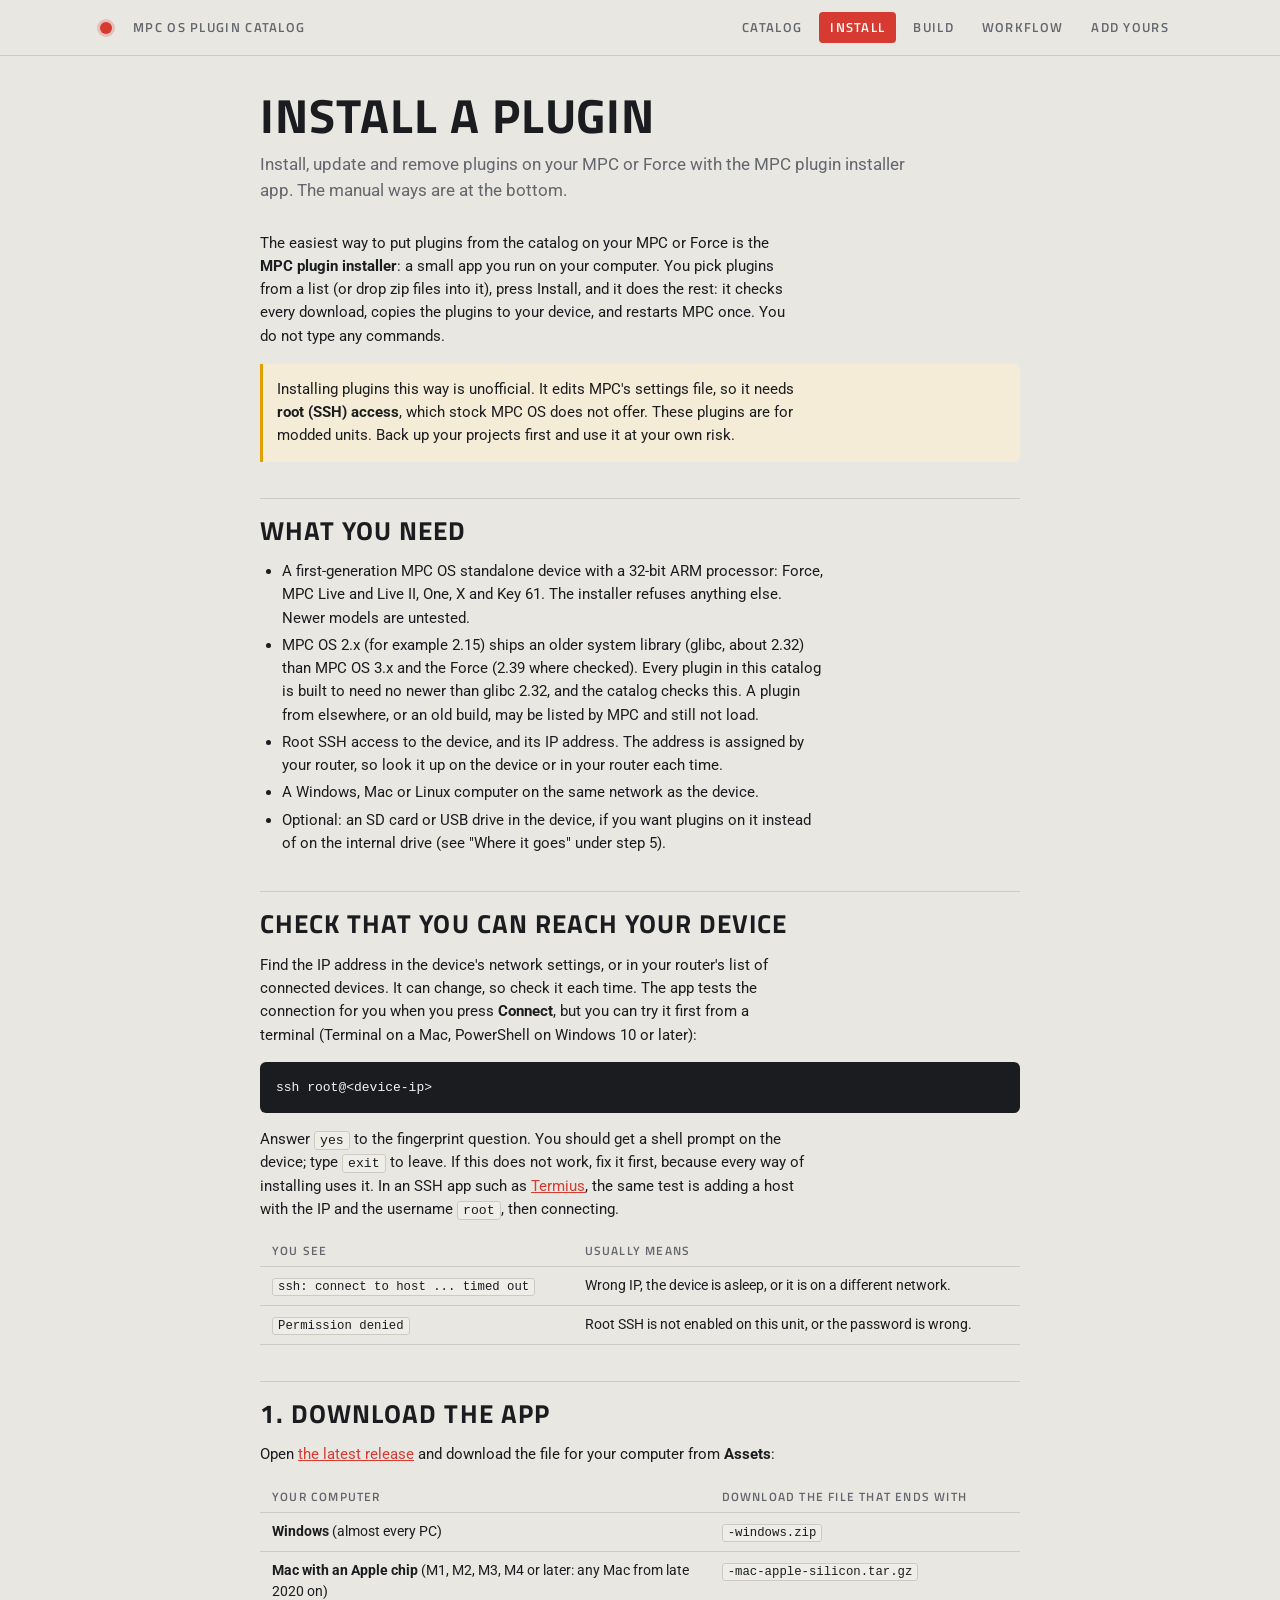
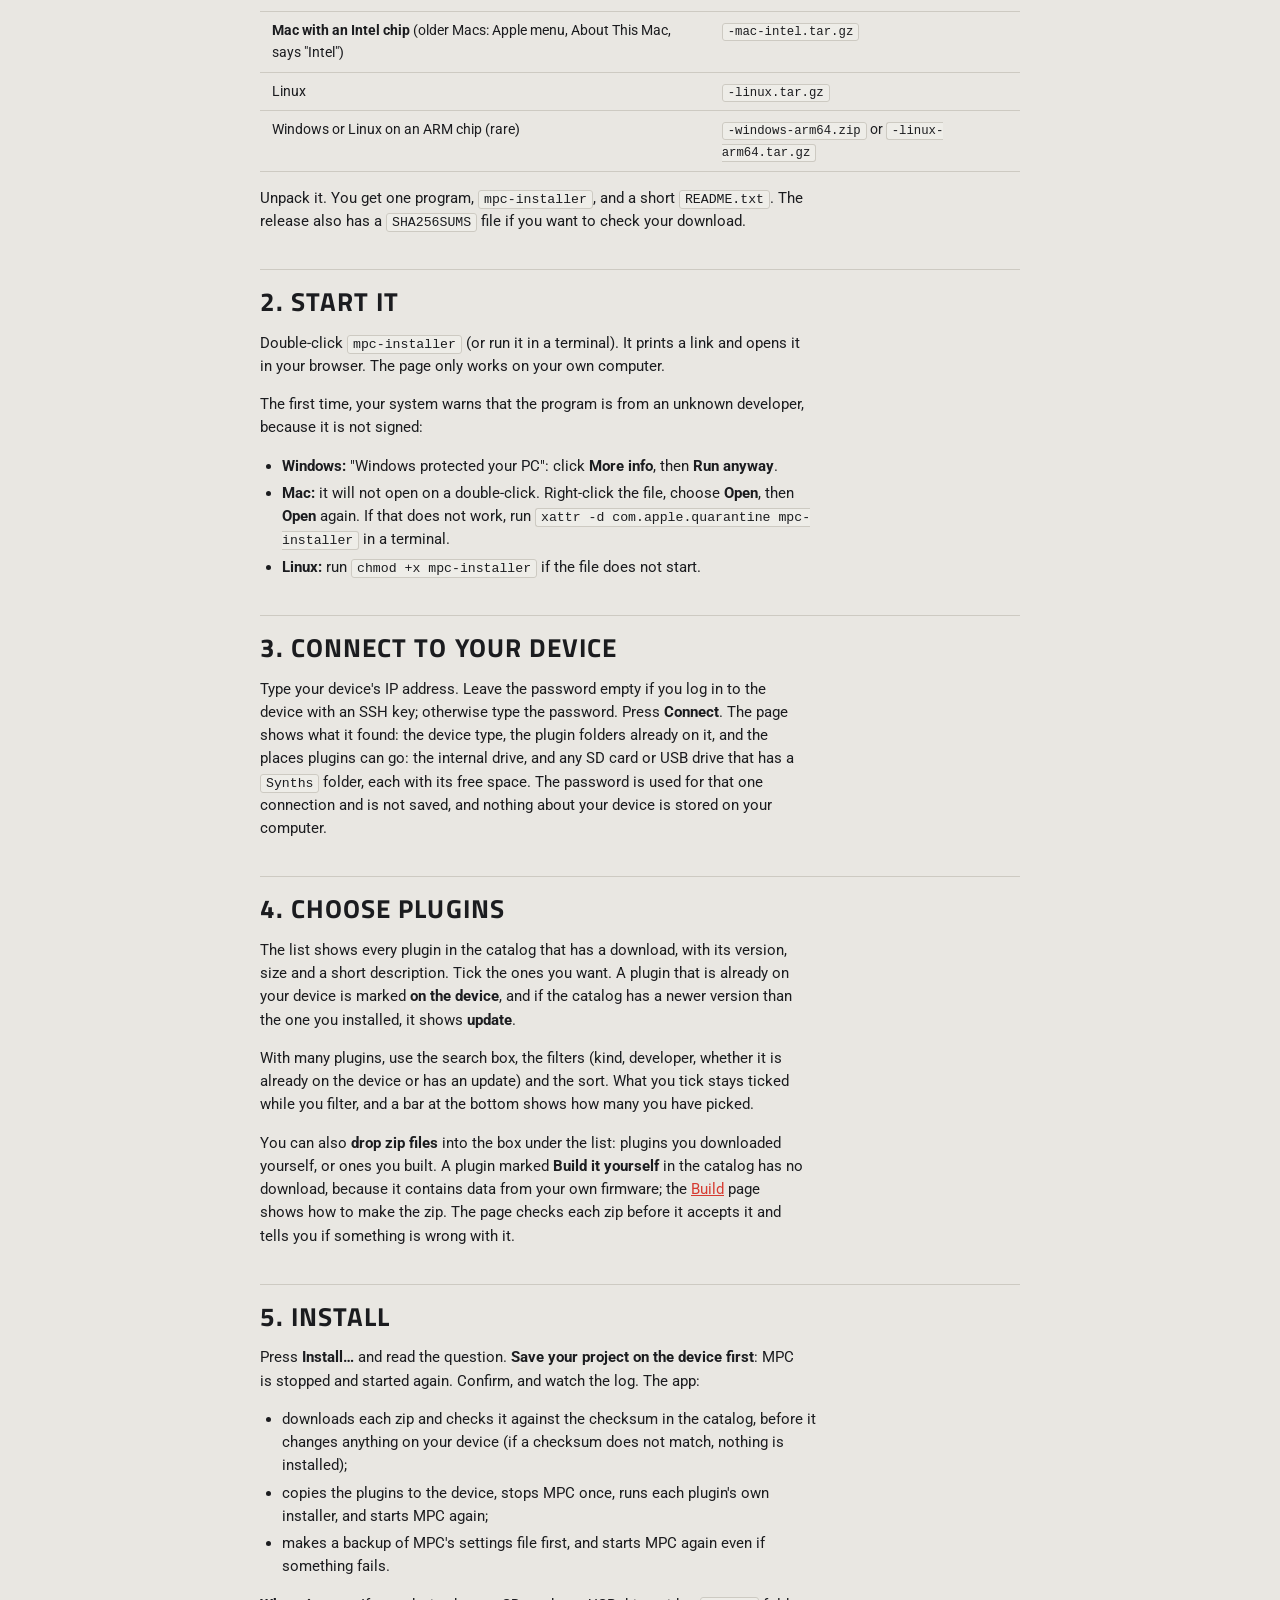
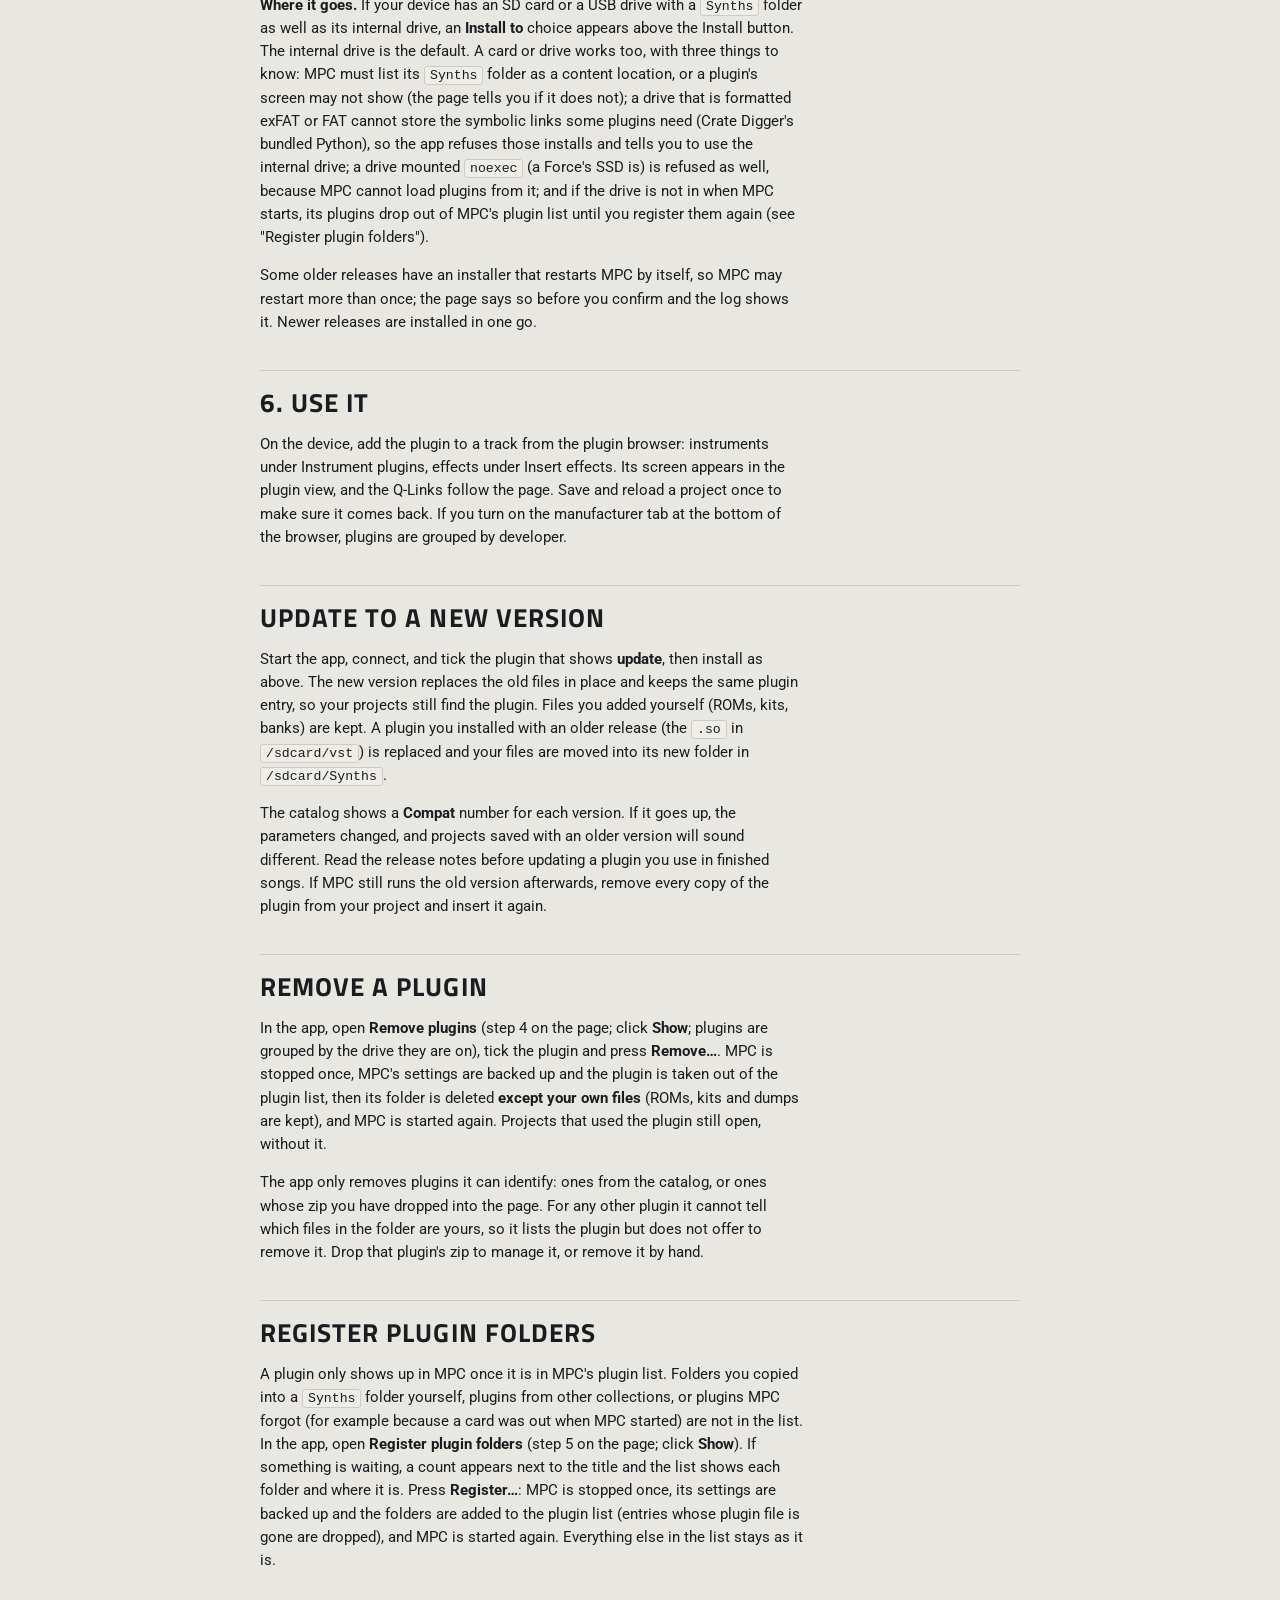
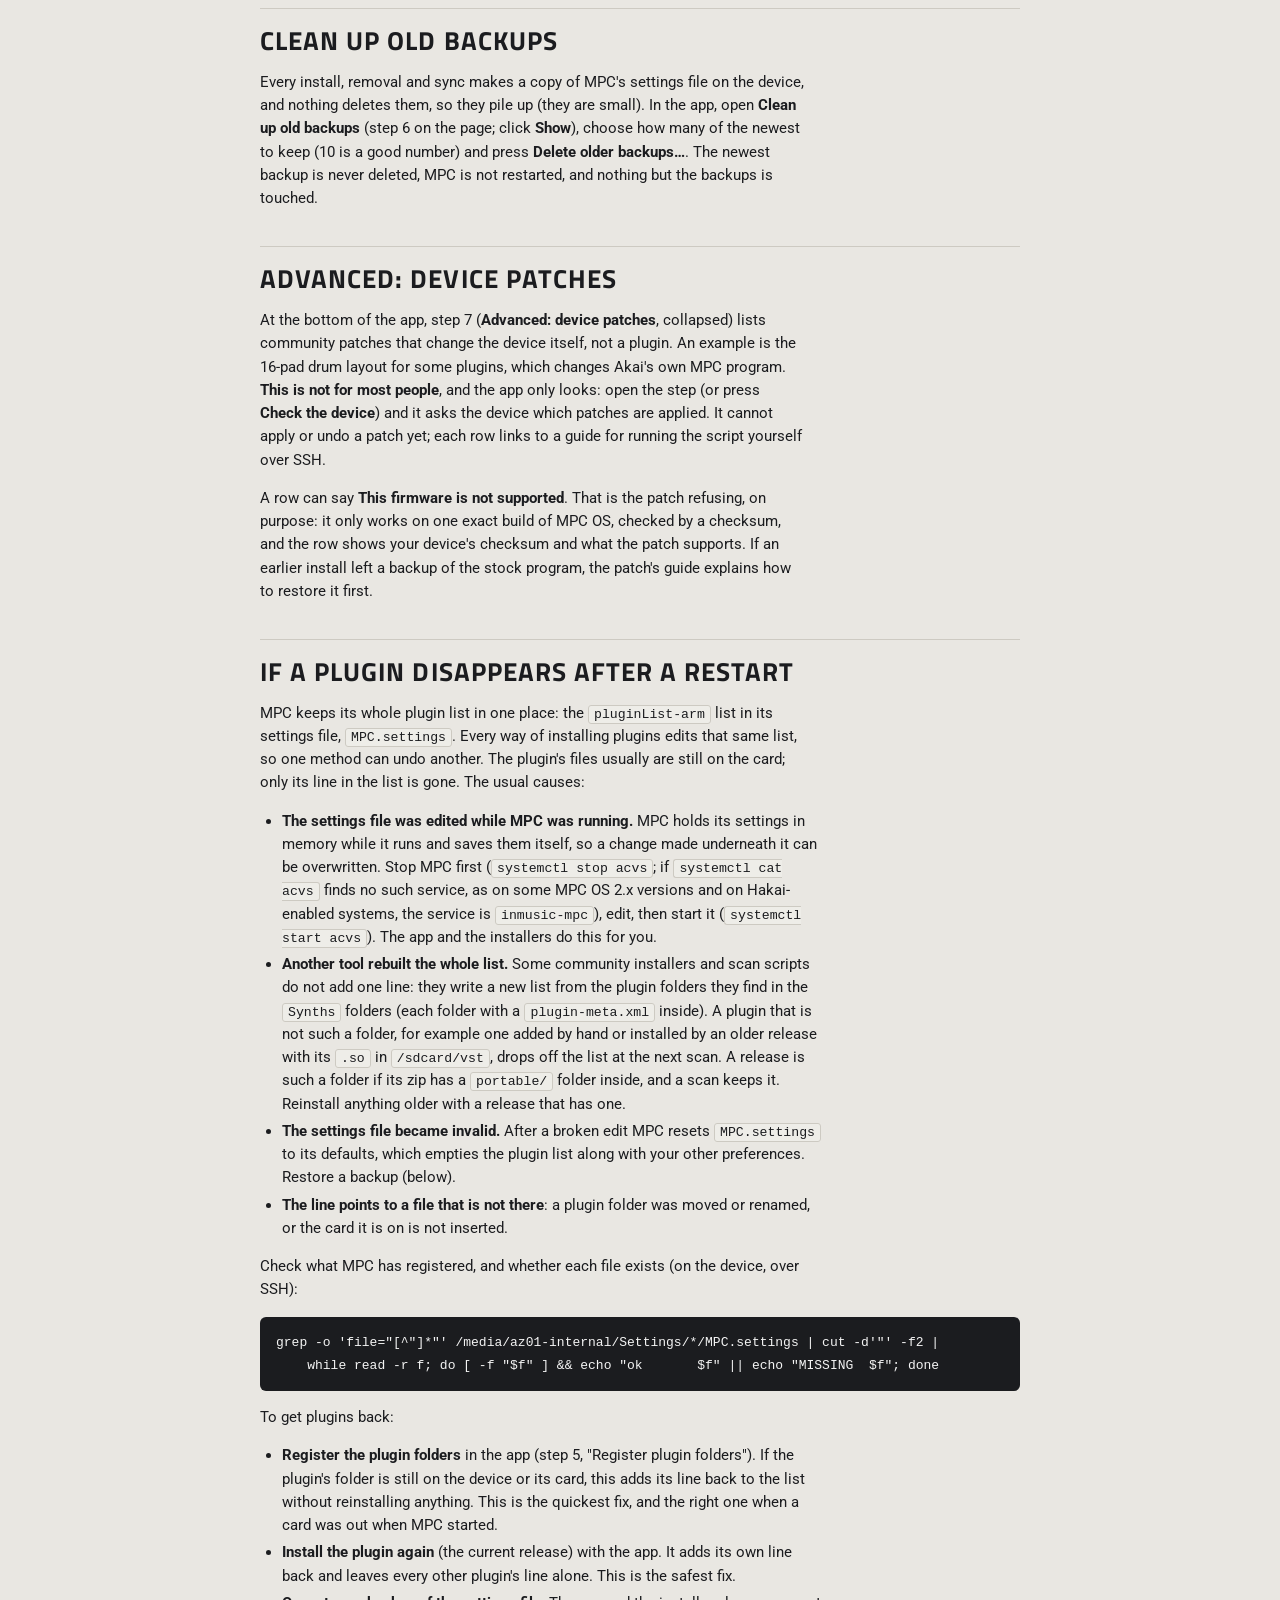
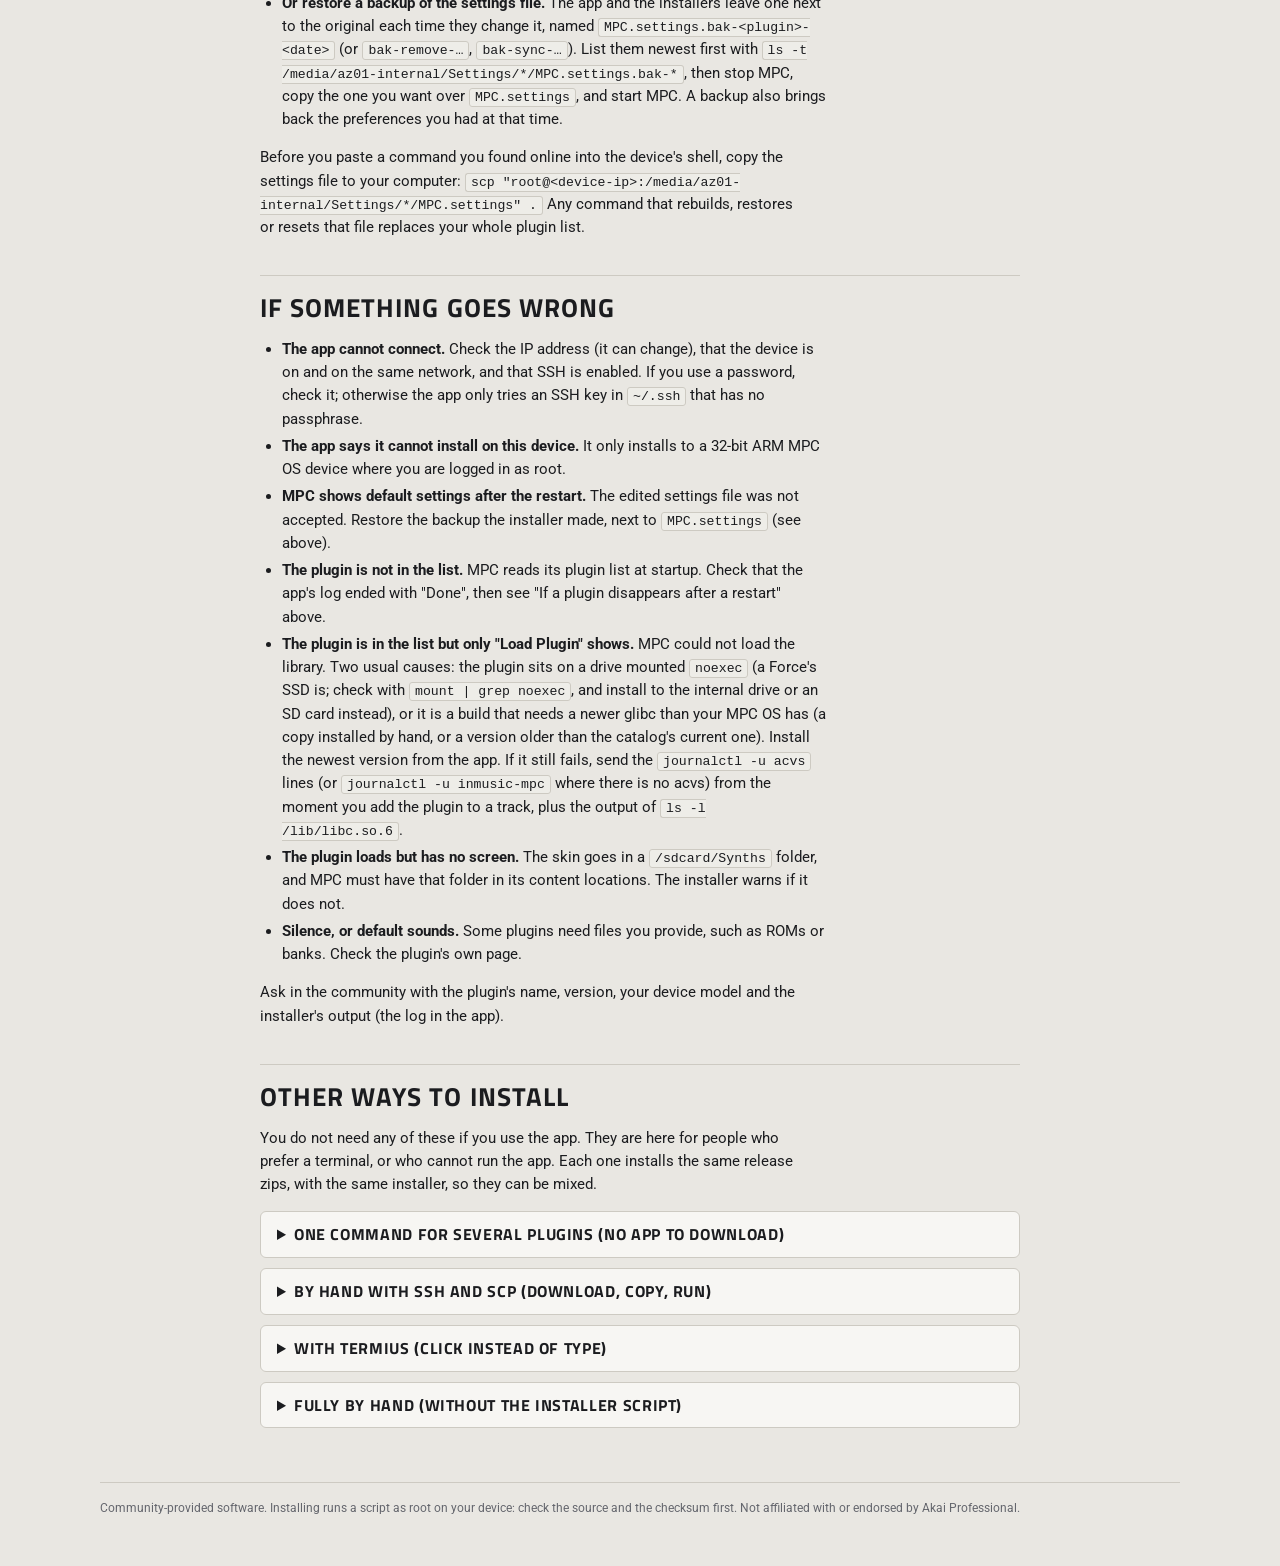
<file: site-fixture/install.html>
<!doctype html>
<html lang="en">
<head>
<meta charset="utf-8">
<meta name="viewport" content="width=device-width, initial-scale=1">
<title>Install a plugin - MPC OS Plugin Catalog</title>
<meta name="description" content="Install, update and remove plugins on your MPC or Force with the MPC plugin installer app. The manual ways are at the bottom.">
<link rel="stylesheet" href="https://fonts.googleapis.com/css2?family=Roboto:wght@400;500;700&family=Titillium+Web:wght@400;600;700&display=swap">
<style>
/* Layout: sticky bar, masthead with a line-drawn MPC (screen, Q-Link encoders, jog wheel, buttons, 16 pads), filters, card grid.
   One committed look: light studio faceplate. Fonts are the two MPC resolves: Titillium Web (labels, headings) and Roboto (text). */
:root {
  --bg: #e9e7e2;
  --panel: #f7f6f3;
  --panel-2: #eeede8;
  --line: #cdcac2;
  --fg: #1b1c1f;
  --muted: #64666d;
  --accent: #d63a30;
  --accent-fg: #ffffff;
  --amber: #e0a100;
  --amber-ink: #7a5600;
  --lcd-bg: #1b1c1f;
  --lcd-fg: #f4f4f4;
  --body-fill: #dedbd4;
  --display: "Titillium Web", "Arial Narrow", sans-serif;
  --text: "Roboto", system-ui, sans-serif;
  --radius: 6px;
  color-scheme: light;
}
* { box-sizing: border-box; }
body { background: var(--bg); color: var(--fg); font: 400 15px/1.55 var(--text); margin: 0;
  padding-inline: 16px; padding-block: 0 48px; }
a { color: inherit; }
:focus-visible { outline: 2px solid var(--accent); outline-offset: 2px; }
.wrap { max-width: 1080px; margin-inline: auto; }

.bar { position: sticky; top: env(safe-area-inset-top, 0px); z-index: 5; background: var(--bg);
  border-bottom: 1px solid var(--line); margin-inline: -16px; padding: 12px 16px; }
.brand { font: 700 19px/1 var(--display); letter-spacing: .1em; text-transform: uppercase; display: flex; align-items: center; gap: 10px; }
.dot { width: 12px; height: 12px; border-radius: 50%; background: var(--accent); box-shadow: 0 0 0 3px color-mix(in srgb, var(--accent) 22%, transparent); }

.mast { display: grid; grid-template-columns: minmax(0, 1fr) minmax(0, 400px); gap: 24px 48px; align-items: center; padding-block: 36px 24px; }
.mast h1 { font: 700 clamp(34px, 6vw, 56px)/1 var(--display); text-transform: uppercase; letter-spacing: .02em; margin: 0 0 14px; text-wrap: balance; }
.mast p { margin: 0; color: var(--muted); max-width: 52ch; }
.mpc { width: 100%; height: auto; display: block; }
.mpc .body { fill: var(--body-fill); stroke: var(--line); stroke-width: 1.5; }
.mpc .screen { fill: var(--lcd-bg); }
.mpc .ui { fill: none; stroke: var(--lcd-fg); stroke-width: 1.5; opacity: .55; stroke-linecap: round; }
.mpc .ui-hot { fill: var(--accent); }
.mpc .knob { fill: var(--panel); stroke: var(--muted); stroke-width: 1.5; }
.mpc .tick { stroke: var(--fg); stroke-width: 2; stroke-linecap: round; }
.mpc .wheel { fill: var(--panel); stroke: var(--muted); stroke-width: 1.5; }
.mpc .wheel-in { fill: var(--panel-2); stroke: var(--line); stroke-width: 1.5; }
.mpc .btn { fill: var(--panel); stroke: var(--line); stroke-width: 1.2; }
.mpc .btn.rec { fill: var(--accent); stroke: none; }
.mpc .pad { fill: var(--lcd-bg); opacity: .82; }
.mpc .pad.on { fill: var(--accent); opacity: 1; }
.mpc .pad.alt { fill: var(--amber); opacity: 1; }
@media (prefers-reduced-motion: no-preference) { .mpc .pulse { animation: pulse 2.4s ease-in-out infinite; } }
@keyframes pulse { 50% { opacity: .5; } }

.sample { font: 400 12px/1.5 var(--text); color: var(--muted); border: 1px dashed var(--line); border-radius: var(--radius);
  padding: 8px 12px; margin-bottom: 20px; }
.tools { display: grid; grid-template-columns: repeat(auto-fit, minmax(150px, 1fr)); gap: 10px; margin-bottom: 12px; }
.tools .search { grid-column: 1 / -1; }
.tools label { display: flex; flex-direction: column; gap: 4px; font: 600 11px/1 var(--display); letter-spacing: .1em; text-transform: uppercase; color: var(--muted); min-width: 0; }
.tools input, .tools select { font: 400 14px var(--text); letter-spacing: 0; text-transform: none; color: var(--fg); background: var(--panel);
  border: 1px solid var(--line); border-radius: var(--radius); padding: 10px 12px; width: 100%; min-width: 0; }
.status { display: flex; flex-wrap: wrap; gap: 8px 16px; align-items: center; justify-content: space-between; margin-bottom: 16px; color: var(--muted); font-size: 13px; }
.status label { display: inline-flex; align-items: center; gap: 6px; cursor: pointer; }
.linkbtn { font: 600 12px/1 var(--display); letter-spacing: .1em; text-transform: uppercase; color: var(--accent); background: none; border: 0; padding: 6px 0; cursor: pointer; }
.dir { font: 600 13px/1 var(--display); color: var(--fg); background: var(--panel); border: 1px solid var(--line); border-radius: var(--radius); padding: 10px 12px; cursor: pointer; }
.vers { border-top: 1px solid var(--line); padding-top: 10px; font-size: 12px; color: var(--muted); }
.vers summary { cursor: pointer; font: 600 11px/1.6 var(--display); letter-spacing: .1em; text-transform: uppercase; }
.vers table { width: 100%; border-collapse: collapse; margin-top: 6px; font-variant-numeric: tabular-nums; }
.vers td { padding: 4px 8px 4px 0; vertical-align: top; }
.vers .y { text-decoration: line-through; }
.stat { font-size: 12px; color: var(--muted); }

.grid { display: grid; grid-template-columns: repeat(auto-fill, minmax(min(100%, 320px), 1fr)); gap: 16px; }
.card { background: var(--panel); border: 1px solid var(--line); border-radius: var(--radius); padding: 18px;
  display: flex; flex-direction: column; gap: 12px; min-width: 0; }
.card header { display: flex; justify-content: space-between; align-items: flex-start; gap: 12px; }
.card h2 { font: 700 26px/1.05 var(--display); text-transform: uppercase; letter-spacing: .02em; margin: 0; }
.by { color: var(--muted); font-size: 13px; margin-top: 2px; }
.ver { font: 500 13px/1 var(--text); background: var(--lcd-bg); color: var(--lcd-fg); border-radius: 3px; padding: 7px 9px;
  letter-spacing: .05em; white-space: nowrap; font-variant-numeric: tabular-nums; }
.card p { margin: 0; flex: 1; }
.tags { display: flex; gap: 6px; flex-wrap: wrap; }
.tag { font: 600 11px/1 var(--display); letter-spacing: .1em; text-transform: uppercase; color: var(--muted);
  border: 1px solid var(--line); border-radius: 3px; padding: 6px 8px; }
.tag.ok { color: var(--fg); border-color: var(--fg); }
.tag.warn { color: var(--amber-ink); border-color: var(--amber); background: color-mix(in srgb, var(--amber) 14%, var(--panel)); }
.meta { display: grid; grid-template-columns: auto 1fr; gap: 4px 12px; font: 400 12px/1.5 var(--text); color: var(--muted);
  border-top: 1px solid var(--line); padding-top: 12px; margin: 0; }
.meta dt { font: 600 11px/1.9 var(--display); text-transform: uppercase; letter-spacing: .1em; }
.meta dd { margin: 0; color: var(--fg); overflow-wrap: anywhere; }
.actions { display: flex; gap: 8px; }
.btn-l { font: 600 14px/1 var(--display); letter-spacing: .1em; text-transform: uppercase; text-decoration: none;
  padding: 11px 15px; border-radius: var(--radius); border: 1px solid var(--line); color: var(--fg); background: var(--panel-2); }
.btn-l.primary { background: var(--accent); border-color: var(--accent); color: var(--accent-fg); }
.empty { color: var(--muted); padding: 24px 0; }
footer { margin-top: 36px; color: var(--muted); font-size: 12px; border-top: 1px solid var(--line); padding-top: 16px; }
@media (max-width: 640px) { .mast { grid-template-columns: minmax(0, 1fr); } .mpc { max-width: 380px; } }

.nav { display: flex; gap: 4px 18px; flex-wrap: wrap; align-items: center; justify-content: space-between; }
.nav ul { display: flex; gap: 4px 6px; flex-wrap: wrap; list-style: none; margin: 0; padding: 0; }
.nav a { display: block; text-decoration: none; font: 600 13px/1 var(--display); letter-spacing: .1em; text-transform: uppercase;
  color: var(--muted); padding: 9px 11px; border-radius: 4px; }
.nav a:hover { color: var(--fg); }
.nav a[aria-current="page"] { color: var(--accent-fg); background: var(--accent); }
.brand a { text-decoration: none; }
.doc { max-width: 760px; padding-block: 36px 8px; }
.doc h1 { font: 700 clamp(32px, 5vw, 48px)/1.02 var(--display); text-transform: uppercase; letter-spacing: .02em; margin: 0 0 10px; text-wrap: balance; }
.doc .lede { color: var(--muted); font-size: 17px; margin: 0 0 28px; }
.doc h2 { font: 700 26px/1.1 var(--display); text-transform: uppercase; letter-spacing: .04em; margin: 36px 0 10px; padding-top: 18px; border-top: 1px solid var(--line); }
.doc h3 { font: 700 18px/1.2 var(--display); text-transform: uppercase; letter-spacing: .06em; margin: 24px 0 6px; }
.doc p, .doc li { max-width: 68ch; }
.doc ul, .doc ol { padding-left: 22px; }
.doc li { margin: 4px 0; }
.doc code { font: 500 .88em/1 ui-monospace, "SFMono-Regular", Menlo, Consolas, monospace; background: var(--panel-2); border: 1px solid var(--line); border-radius: 3px; padding: 1px 5px; overflow-wrap: anywhere; }
.doc pre { background: var(--lcd-bg); color: var(--lcd-fg); border-radius: var(--radius); padding: 14px 16px; overflow-x: auto; margin: 14px 0; }
.doc pre code { background: none; border: 0; padding: 0; color: inherit; font-size: 13px; line-height: 1.55; overflow-wrap: normal; }
.doc blockquote { margin: 16px 0; padding: 10px 14px; border-left: 3px solid var(--amber); background: color-mix(in srgb, var(--amber) 12%, var(--panel)); border-radius: 0 var(--radius) var(--radius) 0; }
.doc blockquote p { margin: 4px 0; }
.tablewrap { overflow-x: auto; margin: 14px 0; }
.doc table { border-collapse: collapse; width: 100%; font-size: 14px; }
.doc th, .doc td { text-align: left; padding: 8px 12px; border-bottom: 1px solid var(--line); vertical-align: top; }
.doc th { font: 600 12px/1.2 var(--display); letter-spacing: .1em; text-transform: uppercase; color: var(--muted); }
.doc a { color: var(--accent); }
.pagelist { display: grid; grid-template-columns: repeat(auto-fit, minmax(min(100%, 230px), 1fr)); gap: 12px; margin: 8px 0 28px; }
.pagelist a { display: flex; flex-direction: column; gap: 4px; text-decoration: none; background: var(--panel); border: 1px solid var(--line); border-radius: var(--radius); padding: 14px; }
.pagelist b { font: 700 18px/1.1 var(--display); text-transform: uppercase; letter-spacing: .04em; }
.pagelist span { color: var(--muted); font-size: 13px; }

.tag.build { color: var(--accent); border-color: var(--accent); }
.card.by { border-color: color-mix(in srgb, var(--accent) 35%, var(--line)); }
.need { background: var(--panel-2); border: 1px solid var(--line); border-radius: var(--radius); padding: 10px 14px; }
.need h3 { font: 700 13px/1.2 var(--display); text-transform: uppercase; letter-spacing: .1em; color: var(--muted); margin: 8px 0 4px; }
.need ul { margin: 0; padding-left: 18px; font-size: 14px; }
.need li { margin: 3px 0; }
.card .need .also { margin: 6px 0 0; font-size: 13px; color: var(--muted); flex: none; }
.cmd { margin: 0 0 4px; background: var(--lcd-bg); color: var(--lcd-fg); border-radius: 4px; padding: 10px 12px; }
.cmd code { font: 500 12px/1.5 ui-monospace, "SFMono-Regular", Menlo, Consolas, monospace; white-space: pre-wrap; overflow-wrap: anywhere; }
.card .fw { margin: 0; flex: none; font-size: 13px; padding: 8px 12px; border-left: 3px solid var(--amber); background: color-mix(in srgb, var(--amber) 14%, var(--panel)); border-radius: 0 var(--radius) var(--radius) 0; }
.actions { flex-wrap: wrap; }
.actions .btn-l { white-space: nowrap; }
.grid { align-items: start; }
.card .needline { margin: 0; flex: none; font-size: 14px; }
.card .cmd { margin: 0; }
.card .how { flex: none; font-size: 13px; color: var(--muted); }
.card .how summary { cursor: pointer; font: 600 11px/1.6 var(--display); letter-spacing: .1em; text-transform: uppercase; }
.card .how ul { margin: 6px 0 0; padding-left: 18px; }
.card .how li { margin: 3px 0; color: var(--fg); }
.card .how .also { margin: 6px 0 0; flex: none; }
.card .fw { font-size: 12px; padding: 6px 10px; }
.card .line { margin: 0; flex: none; font-size: 12px; color: var(--muted); }
.card .fw { font-size: 11.5px; line-height: 1.4; }
.grid { grid-auto-flow: dense; }
@media (min-width: 720px) { .card.by { grid-column: span 2; } }

/* Install list: tick plugins, get one command to paste into a terminal */
.pick { display: inline-flex; align-items: center; gap: 8px; font: 600 13px/1 var(--display); letter-spacing: .06em; text-transform: uppercase; cursor: pointer; padding: 10px 4px; }
.pick input { width: 18px; height: 18px; accent-color: var(--accent); }
.install { position: sticky; bottom: 12px; z-index: 4; background: var(--panel); border: 1px solid var(--line); border-radius: var(--radius);
  box-shadow: 0 6px 24px rgb(0 0 0 / .18); margin-top: 16px; }
.install[hidden] { display: none; }
.install > summary { cursor: pointer; padding: 12px 16px; display: flex; justify-content: space-between; gap: 12px; font: 700 15px/1.2 var(--display); letter-spacing: .08em; text-transform: uppercase; }
.install > summary .hint { color: var(--accent); }
.install .body { padding: 0 16px 16px; max-height: min(70vh, 640px); overflow: auto; }
.install .body > p { margin: 0 0 10px; color: var(--muted); font-size: 14px; }
.install .lab { font: 600 12px/1.3 var(--display); letter-spacing: .1em; text-transform: uppercase; }
.install .ipl { display: flex; flex-direction: column; gap: 4px; font: 600 11px/1 var(--display); letter-spacing: .1em; text-transform: uppercase; color: var(--muted); max-width: 320px; margin-bottom: 10px; }
.install .ipl input { font: 400 14px var(--text); letter-spacing: 0; text-transform: none; color: var(--fg); background: var(--bg); border: 1px solid var(--line); border-radius: var(--radius); padding: 10px 12px; }
.install .ipbad { color: var(--accent); }
.install .copied { align-self: center; color: var(--muted); font-size: 13px; }
.install .how { margin-top: 12px; }
.install code { font-family: ui-monospace, "SFMono-Regular", Menlo, Consolas, monospace; font-size: 12px; }

/* collapsible sections in guide pages (::: details Title) */
.doc details.fold { background: var(--panel); border: 1px solid var(--line); border-radius: var(--radius); margin: 10px 0; }
.doc details.fold > summary { cursor: pointer; padding: 12px 16px; font: 700 16px/1.3 var(--display); letter-spacing: .04em; text-transform: uppercase; }
.doc details.fold[open] > summary { border-bottom: 1px solid var(--line); margin-bottom: 8px; }
.doc details.fold > :not(summary) { margin-inline: 16px; }
.doc details.fold > :last-child { margin-bottom: 16px; }


</style>
</head>
<body>
<div class="bar"><div class="wrap nav">
  <div class="brand"><span class="dot"></span><a href="index.html">MPC OS Plugin Catalog</a></div>
  <nav aria-label="Site"><ul><li><a href="index.html">Catalog</a></li><li><a href="install.html" aria-current="page">Install</a></li><li><a href="build.html">Build</a></li><li><a href="workflow.html">Workflow</a></li><li><a href="add.html">Add yours</a></li></ul></nav>
</div></div>
<main class="wrap doc">
<h1>Install a plugin</h1>
<p class="lede">Install, update and remove plugins on your MPC or Force with the MPC plugin installer app. The manual ways are at the bottom.</p>
<p>The easiest way to put plugins from the catalog on your MPC or Force is the <strong>MPC plugin installer</strong>: a small app you run on your computer. You pick plugins from a list (or drop zip files into it), press Install, and it does the rest: it checks every download, copies the plugins to your device, and restarts MPC once. You do not type any commands.</p>
<blockquote><p>Installing plugins this way is unofficial. It edits MPC's settings file, so it needs <strong>root (SSH) access</strong>, which stock MPC OS does not offer. These plugins are for modded units. Back up your projects first and use it at your own risk.</p></blockquote>
<h2 id="what-you-need">What you need</h2>
<ul><li>A first-generation MPC OS standalone device with a 32-bit ARM processor: Force, MPC Live and Live II, One, X and Key 61. The installer refuses anything else. Newer models are untested.</li><li>MPC OS 2.x (for example 2.15) ships an older system library (glibc, about 2.32) than MPC OS 3.x and the Force (2.39 where checked). Every plugin in this catalog is built to need no newer than glibc 2.32, and the catalog checks this. A plugin from elsewhere, or an old build, may be listed by MPC and still not load.</li><li>Root SSH access to the device, and its IP address. The address is assigned by your router, so look it up on the device or in your router each time.</li><li>A Windows, Mac or Linux computer on the same network as the device.</li><li>Optional: an SD card or USB drive in the device, if you want plugins on it instead of on the internal drive (see "Where it goes" under step 5).</li></ul>
<h2 id="check-that-you-can-reach-your-device">Check that you can reach your device</h2>
<p>Find the IP address in the device's network settings, or in your router's list of connected devices. It can change, so check it each time. The app tests the connection for you when you press <strong>Connect</strong>, but you can try it first from a terminal (Terminal on a Mac, PowerShell on Windows 10 or later):</p>
<pre><code>ssh root@&lt;device-ip&gt;</code></pre>
<p>Answer <code>yes</code> to the fingerprint question. You should get a shell prompt on the device; type <code>exit</code> to leave. If this does not work, fix it first, because every way of installing uses it. In an SSH app such as <a href="https://termius.com/">Termius</a>, the same test is adding a host with the IP and the username <code>root</code>, then connecting.</p>
<div class="tablewrap"><table><thead><tr><th>You see</th><th>Usually means</th></tr></thead><tbody><tr><td><code>ssh: connect to host ... timed out</code></td><td>Wrong IP, the device is asleep, or it is on a different network.</td></tr><tr><td><code>Permission denied</code></td><td>Root SSH is not enabled on this unit, or the password is wrong.</td></tr></tbody></table></div>
<h2 id="1-download-the-app">1. Download the app</h2>
<p>Open <a href="https://github.com/sd88me/mpc-vst-plugins/releases/latest">the latest release</a> and download the file for your computer from <strong>Assets</strong>:</p>
<div class="tablewrap"><table><thead><tr><th>Your computer</th><th>Download the file that ends with</th></tr></thead><tbody><tr><td><strong>Windows</strong> (almost every PC)</td><td><code>-windows.zip</code></td></tr><tr><td><strong>Mac with an Apple chip</strong> (M1, M2, M3, M4 or later: any Mac from late 2020 on)</td><td><code>-mac-apple-silicon.tar.gz</code></td></tr><tr><td><strong>Mac with an Intel chip</strong> (older Macs: Apple menu, About This Mac, says "Intel")</td><td><code>-mac-intel.tar.gz</code></td></tr><tr><td>Linux</td><td><code>-linux.tar.gz</code></td></tr><tr><td>Windows or Linux on an ARM chip (rare)</td><td><code>-windows-arm64.zip</code> or <code>-linux-arm64.tar.gz</code></td></tr></tbody></table></div>
<p>Unpack it. You get one program, <code>mpc-installer</code>, and a short <code>README.txt</code>. The release also has a <code>SHA256SUMS</code> file if you want to check your download.</p>
<h2 id="2-start-it">2. Start it</h2>
<p>Double-click <code>mpc-installer</code> (or run it in a terminal). It prints a link and opens it in your browser. The page only works on your own computer.</p>
<p>The first time, your system warns that the program is from an unknown developer, because it is not signed:</p>
<ul><li><strong>Windows:</strong> "Windows protected your PC": click <strong>More info</strong>, then <strong>Run anyway</strong>.</li><li><strong>Mac:</strong> it will not open on a double-click. Right-click the file, choose <strong>Open</strong>, then <strong>Open</strong> again. If that does not work, run <code>xattr -d com.apple.quarantine mpc-installer</code> in a terminal.</li><li><strong>Linux:</strong> run <code>chmod +x mpc-installer</code> if the file does not start.</li></ul>
<h2 id="3-connect-to-your-device">3. Connect to your device</h2>
<p>Type your device's IP address. Leave the password empty if you log in to the device with an SSH key; otherwise type the password. Press <strong>Connect</strong>. The page shows what it found: the device type, the plugin folders already on it, and the places plugins can go: the internal drive, and any SD card or USB drive that has a <code>Synths</code> folder, each with its free space. The password is used for that one connection and is not saved, and nothing about your device is stored on your computer.</p>
<h2 id="4-choose-plugins">4. Choose plugins</h2>
<p>The list shows every plugin in the catalog that has a download, with its version, size and a short description. Tick the ones you want. A plugin that is already on your device is marked <strong>on the device</strong>, and if the catalog has a newer version than the one you installed, it shows <strong>update</strong>.</p>
<p>With many plugins, use the search box, the filters (kind, developer, whether it is already on the device or has an update) and the sort. What you tick stays ticked while you filter, and a bar at the bottom shows how many you have picked.</p>
<p>You can also <strong>drop zip files</strong> into the box under the list: plugins you downloaded yourself, or ones you built. A plugin marked <strong>Build it yourself</strong> in the catalog has no download, because it contains data from your own firmware; the <a href="build.html#plugins-you-build-yourself">Build</a> page shows how to make the zip. The page checks each zip before it accepts it and tells you if something is wrong with it.</p>
<h2 id="5-install">5. Install</h2>
<p>Press <strong>Install…</strong> and read the question. <strong>Save your project on the device first</strong>: MPC is stopped and started again. Confirm, and watch the log. The app:</p>
<ul><li>downloads each zip and checks it against the checksum in the catalog, before it changes anything on your device (if a checksum does not match, nothing is installed);</li><li>copies the plugins to the device, stops MPC once, runs each plugin's own installer, and starts MPC again;</li><li>makes a backup of MPC's settings file first, and starts MPC again even if something fails.</li></ul>
<p><strong>Where it goes.</strong> If your device has an SD card or a USB drive with a <code>Synths</code> folder as well as its internal drive, an <strong>Install to</strong> choice appears above the Install button. The internal drive is the default. A card or drive works too, with three things to know: MPC must list its <code>Synths</code> folder as a content location, or a plugin's screen may not show (the page tells you if it does not); a drive that is formatted exFAT or FAT cannot store the symbolic links some plugins need (Crate Digger's bundled Python), so the app refuses those installs and tells you to use the internal drive; a drive mounted <code>noexec</code> (a Force's SSD is) is refused as well, because MPC cannot load plugins from it; and if the drive is not in when MPC starts, its plugins drop out of MPC's plugin list until you register them again (see "Register plugin folders").</p>
<p>Some older releases have an installer that restarts MPC by itself, so MPC may restart more than once; the page says so before you confirm and the log shows it. Newer releases are installed in one go.</p>
<h2 id="6-use-it">6. Use it</h2>
<p>On the device, add the plugin to a track from the plugin browser: instruments under Instrument plugins, effects under Insert effects. Its screen appears in the plugin view, and the Q-Links follow the page. Save and reload a project once to make sure it comes back. If you turn on the manufacturer tab at the bottom of the browser, plugins are grouped by developer.</p>
<h2 id="update-to-a-new-version">Update to a new version</h2>
<p>Start the app, connect, and tick the plugin that shows <strong>update</strong>, then install as above. The new version replaces the old files in place and keeps the same plugin entry, so your projects still find the plugin. Files you added yourself (ROMs, kits, banks) are kept. A plugin you installed with an older release (the <code>.so</code> in <code>/sdcard/vst</code>) is replaced and your files are moved into its new folder in <code>/sdcard/Synths</code>.</p>
<p>The catalog shows a <strong>Compat</strong> number for each version. If it goes up, the parameters changed, and projects saved with an older version will sound different. Read the release notes before updating a plugin you use in finished songs. If MPC still runs the old version afterwards, remove every copy of the plugin from your project and insert it again.</p>
<h2 id="remove-a-plugin">Remove a plugin</h2>
<p>In the app, open <strong>Remove plugins</strong> (step 4 on the page; click <strong>Show</strong>; plugins are grouped by the drive they are on), tick the plugin and press <strong>Remove…</strong>. MPC is stopped once, MPC's settings are backed up and the plugin is taken out of the plugin list, then its folder is deleted <strong>except your own files</strong> (ROMs, kits and dumps are kept), and MPC is started again. Projects that used the plugin still open, without it.</p>
<p>The app only removes plugins it can identify: ones from the catalog, or ones whose zip you have dropped into the page. For any other plugin it cannot tell which files in the folder are yours, so it lists the plugin but does not offer to remove it. Drop that plugin's zip to manage it, or remove it by hand.</p>
<h2 id="register-plugin-folders">Register plugin folders</h2>
<p>A plugin only shows up in MPC once it is in MPC's plugin list. Folders you copied into a <code>Synths</code> folder yourself, plugins from other collections, or plugins MPC forgot (for example because a card was out when MPC started) are not in the list. In the app, open <strong>Register plugin folders</strong> (step 5 on the page; click <strong>Show</strong>). If something is waiting, a count appears next to the title and the list shows each folder and where it is. Press <strong>Register…</strong>: MPC is stopped once, its settings are backed up and the folders are added to the plugin list (entries whose plugin file is gone are dropped), and MPC is started again. Everything else in the list stays as it is.</p>
<h2 id="clean-up-old-backups">Clean up old backups</h2>
<p>Every install, removal and sync makes a copy of MPC's settings file on the device, and nothing deletes them, so they pile up (they are small). In the app, open <strong>Clean up old backups</strong> (step 6 on the page; click <strong>Show</strong>), choose how many of the newest to keep (10 is a good number) and press <strong>Delete older backups…</strong>. The newest backup is never deleted, MPC is not restarted, and nothing but the backups is touched.</p>
<h2 id="advanced-device-patches">Advanced: device patches</h2>
<p>At the bottom of the app, step 7 (<strong>Advanced: device patches</strong>, collapsed) lists community patches that change the device itself, not a plugin. An example is the 16-pad drum layout for some plugins, which changes Akai's own MPC program. <strong>This is not for most people</strong>, and the app only looks: open the step (or press <strong>Check the device</strong>) and it asks the device which patches are applied. It cannot apply or undo a patch yet; each row links to a guide for running the script yourself over SSH.</p>
<p>A row can say <strong>This firmware is not supported</strong>. That is the patch refusing, on purpose: it only works on one exact build of MPC OS, checked by a checksum, and the row shows your device's checksum and what the patch supports. If an earlier install left a backup of the stock program, the patch's guide explains how to restore it first.</p>
<h2 id="if-a-plugin-disappears-after-a-restart">If a plugin disappears after a restart</h2>
<p>MPC keeps its whole plugin list in one place: the <code>pluginList-arm</code> list in its settings file, <code>MPC.settings</code>. Every way of installing plugins edits that same list, so one method can undo another. The plugin's files usually are still on the card; only its line in the list is gone. The usual causes:</p>
<ul><li><strong>The settings file was edited while MPC was running.</strong> MPC holds its settings in memory while it runs and saves them itself, so a change made underneath it can be overwritten. Stop MPC first (<code>systemctl stop acvs</code>; if <code>systemctl cat acvs</code> finds no such service, as on some MPC OS 2.x versions and on Hakai-enabled systems, the service is <code>inmusic-mpc</code>), edit, then start it (<code>systemctl start acvs</code>). The app and the installers do this for you.</li><li><strong>Another tool rebuilt the whole list.</strong> Some community installers and scan scripts do not add one line: they write a new list from the plugin folders they find in the <code>Synths</code> folders (each folder with a <code>plugin-meta.xml</code> inside). A plugin that is not such a folder, for example one added by hand or installed by an older release with its <code>.so</code> in <code>/sdcard/vst</code>, drops off the list at the next scan. A release is such a folder if its zip has a <code>portable/</code> folder inside, and a scan keeps it. Reinstall anything older with a release that has one.</li><li><strong>The settings file became invalid.</strong> After a broken edit MPC resets <code>MPC.settings</code> to its defaults, which empties the plugin list along with your other preferences. Restore a backup (below).</li><li><strong>The line points to a file that is not there</strong>: a plugin folder was moved or renamed, or the card it is on is not inserted.</li></ul>
<p>Check what MPC has registered, and whether each file exists (on the device, over SSH):</p>
<pre><code>grep -o 'file="[^"]*"' /media/az01-internal/Settings/*/MPC.settings | cut -d'"' -f2 |
    while read -r f; do [ -f "$f" ] &amp;&amp; echo "ok       $f" || echo "MISSING  $f"; done</code></pre>
<p>To get plugins back:</p>
<ul><li><strong>Register the plugin folders</strong> in the app (step 5, "Register plugin folders"). If the plugin's folder is still on the device or its card, this adds its line back to the list without reinstalling anything. This is the quickest fix, and the right one when a card was out when MPC started.</li><li><strong>Install the plugin again</strong> (the current release) with the app. It adds its own line back and leaves every other plugin's line alone. This is the safest fix.</li><li><strong>Or restore a backup of the settings file.</strong> The app and the installers leave one next to the original each time they change it, named <code>MPC.settings.bak-&lt;plugin&gt;-&lt;date&gt;</code> (or <code>bak-remove-…</code>, <code>bak-sync-…</code>). List them newest first with <code>ls -t /media/az01-internal/Settings/*/MPC.settings.bak-*</code>, then stop MPC, copy the one you want over <code>MPC.settings</code>, and start MPC. A backup also brings back the preferences you had at that time.</li></ul>
<p>Before you paste a command you found online into the device's shell, copy the settings file to your computer: <code>scp "root@&lt;device-ip&gt;:/media/az01-internal/Settings/*/MPC.settings" .</code> Any command that rebuilds, restores or resets that file replaces your whole plugin list.</p>
<h2 id="if-something-goes-wrong">If something goes wrong</h2>
<ul><li><strong>The app cannot connect.</strong> Check the IP address (it can change), that the device is on and on the same network, and that SSH is enabled. If you use a password, check it; otherwise the app only tries an SSH key in <code>~/.ssh</code> that has no passphrase.</li><li><strong>The app says it cannot install on this device.</strong> It only installs to a 32-bit ARM MPC OS device where you are logged in as root.</li><li><strong>MPC shows default settings after the restart.</strong> The edited settings file was not accepted. Restore the backup the installer made, next to <code>MPC.settings</code> (see above).</li><li><strong>The plugin is not in the list.</strong> MPC reads its plugin list at startup. Check that the app's log ended with "Done", then see "If a plugin disappears after a restart" above.</li><li><strong>The plugin is in the list but only "Load Plugin" shows.</strong> MPC could not load the library. Two usual causes: the plugin sits on a drive mounted <code>noexec</code> (a Force's SSD is; check with <code>mount | grep noexec</code>, and install to the internal drive or an SD card instead), or it is a build that needs a newer glibc than your MPC OS has (a copy installed by hand, or a version older than the catalog's current one). Install the newest version from the app. If it still fails, send the <code>journalctl -u acvs</code> lines (or <code>journalctl -u inmusic-mpc</code> where there is no acvs) from the moment you add the plugin to a track, plus the output of <code>ls -l /lib/libc.so.6</code>.</li><li><strong>The plugin loads but has no screen.</strong> The skin goes in a <code>/sdcard/Synths</code> folder, and MPC must have that folder in its content locations. The installer warns if it does not.</li><li><strong>Silence, or default sounds.</strong> Some plugins need files you provide, such as ROMs or banks. Check the plugin's own page.</li></ul>
<p>Ask in the community with the plugin's name, version, your device model and the installer's output (the log in the app).</p>
<h2 id="other-ways-to-install">Other ways to install</h2>
<p>You do not need any of these if you use the app. They are here for people who prefer a terminal, or who cannot run the app. Each one installs the same release zips, with the same installer, so they can be mixed.</p>
<details class="fold" id="one-command-for-several-plugins-no-app-to-download"><summary>One command for several plugins (no app to download)</summary><p>On the <a href="index.html">catalog</a>, tick <strong>Add to install list</strong> on each plugin you want, open the bar that appears at the bottom, type your device's IP address and copy the command. Paste it into a terminal (Terminal on a Mac, PowerShell on Windows 10 or later) and press Enter. The command logs in to your device, downloads a small script (<code>mpc-store.sh</code>) from this site and runs it. The script:</p>
<ul><li>downloads every zip you picked and checks it against the checksum in the catalog, before it changes anything on the device;</li><li>asks you to confirm, then stops MPC <strong>once</strong>, runs each plugin's own installer, and starts MPC again <strong>once</strong>;</li><li>remembers what it installed, so <code>update</code> later installs newer versions (and holds back a change that would alter saved projects unless you add <code>--major</code>).</li></ul>
<p>Prefer to read the script before running it? The bar has a "Read the script first" section with the steps and the hash the script should have. The same command with <code>list</code>, <code>update</code>, <code>remove &lt;id&gt;</code>, <code>prune</code> or <code>sync</code> at the end shows what is available, updates what you installed, removes a plugin (your own files in its folder are kept), deletes old backups of MPC's settings (<code>prune --keep 10</code>), or registers plugin folders you copied into <code>Synths</code> by hand. It needs the same root SSH access, and the device needs internet access. Plugins you build yourself are not included.</p></details>
<details class="fold" id="by-hand-with-ssh-and-scp-download-copy-run"><summary>By hand with ssh and scp (download, copy, run)</summary><p><strong>1. Download and check the zip.</strong> Download the zip from the plugin's card on the catalog. Every version lists a checksum (SHA-256). Compare it with your download:</p>
<pre><code>shasum -a 256 Name-1.2.0-mpc-armv7.zip      # macOS and Linux
certutil -hashfile Name-1.2.0-mpc-armv7.zip SHA256    # Windows</code></pre>
<p>If the first characters do not match the catalog, download it again. Also open the plugin's source link and read what you are about to run as root: the installer is a plain shell script.</p>
<p><strong>2. Copy it to the device.</strong> Unzip it, then copy the whole folder over:</p>
<pre><code>unzip Name-1.2.0-mpc-armv7.zip
scp -r Name-1.2.0 root@&lt;device-ip&gt;:/tmp/</code></pre>
<p><strong>3. Run the installer.</strong> Save your project on the device first. The installer <strong>stops MPC and starts it again</strong>.</p>
<pre><code>ssh root@&lt;device-ip&gt; sh /tmp/Name-1.2.0/install.sh</code></pre>
<p>It checks the device, stops MPC, copies the plugin folder (the plugin, its skin and its data) into <code>/sdcard/Synths</code>, backs up <code>MPC.settings</code> next to the original, adds the plugin to MPC's plugin list and starts MPC again. Add <code>-y</code> to skip the confirmation question. If anything fails, MPC is restarted and your settings are left unchanged.</p>
<p><strong>Update:</strong> run the new version's <code>install.sh</code> the same way. <strong>Remove:</strong> run <code>ssh root@&lt;device-ip&gt; sh /tmp/Name-1.2.0/uninstall.sh</code>; it removes the files and the plugin-list entry (after a backup), keeps your own files, and restarts MPC.</p></details>
<details class="fold" id="with-termius-click-instead-of-type"><summary>With Termius (click instead of type)</summary><p>If you would rather click than type, use an SSH app with a file browser. <a href="https://termius.com/">Termius</a> is one (macOS, Windows, Linux, iPhone, iPad and Android); other SFTP and SSH apps work the same way. You do the same two things as steps 2 and 3 of the "By hand" version, with the mouse:</p>
<ol><li><strong>Add your device as a host.</strong> In Termius, add a new host with the device's IP address and the username <code>root</code>, using the same login you would use with <code>ssh</code>. Connect once to check it works.</li><li><strong>Copy the folder over.</strong> Unzip the plugin's zip on your computer first. Open the host's file browser (SFTP), go to <code>/tmp</code> on the device, and drag the unzipped plugin folder into it.</li><li><strong>Run the installer.</strong> Open a terminal on the same host and type <code>sh /tmp/&lt;the-folder-name&gt;/install.sh</code> (Tab completes the folder name). Save your project first: it stops and restarts MPC. Answer <code>y</code> when it asks, or add <code>-y</code> to skip the question.</li></ol>
<p>The app's buttons and plans change over time, so check Termius's own help if a screen looks different. It is only a nicer way to copy and run: the plugin, the checksum check and the installer are the same.</p></details>
<details class="fold" id="fully-by-hand-without-the-installer-script"><summary>Fully by hand (without the installer script)</summary><p>Each zip's <code>INSTALL.md</code> lists the manual steps: copy the plugin folder (<code>portable/&lt;Vendor&gt; - VST - &lt;Name&gt;/</code> in the zip) to <code>/sdcard/Synths/</code>, stop MPC (<code>systemctl stop acvs</code>), back up <code>MPC.settings</code>, add the line from that folder's <code>plugin-meta.xml</code> to the plugin list with <code>%payload-path%</code> replaced by <code>/sdcard/Synths</code>, and start MPC (<code>systemctl start acvs</code>, or <code>inmusic-mpc</code> if that is the service you stopped). Edit the settings file only while MPC is stopped (see "If a plugin disappears after a restart" above).</p>
<p>If you use a community tool that scans <code>Synths</code> folders for plugins, the same plugin folder works there: copy it into <code>Synths</code> and run the scan. Such a scan rebuilds the whole plugin list from the folders it finds, so it drops any plugin that is not such a folder, and it does not back up your settings first.</p></details>
</main>
<script>
/* a link to a collapsible section (page.html#its-title) opens it */
function openFold() {
  var h = decodeURIComponent(location.hash.slice(1)), e = h ? document.getElementById(h) : null;
  if (!e) return;
  for (var n = e; n; n = n.parentElement) if (n.tagName === "DETAILS") n.open = true;
  e.scrollIntoView();
}
addEventListener("hashchange", openFold); openFold();
</script>
<footer class="wrap">Community-provided software. Installing runs a script as root on your device: check the source and the checksum first. Not affiliated with or endorsed by Akai Professional.</footer>
</body>
</html>
</file>
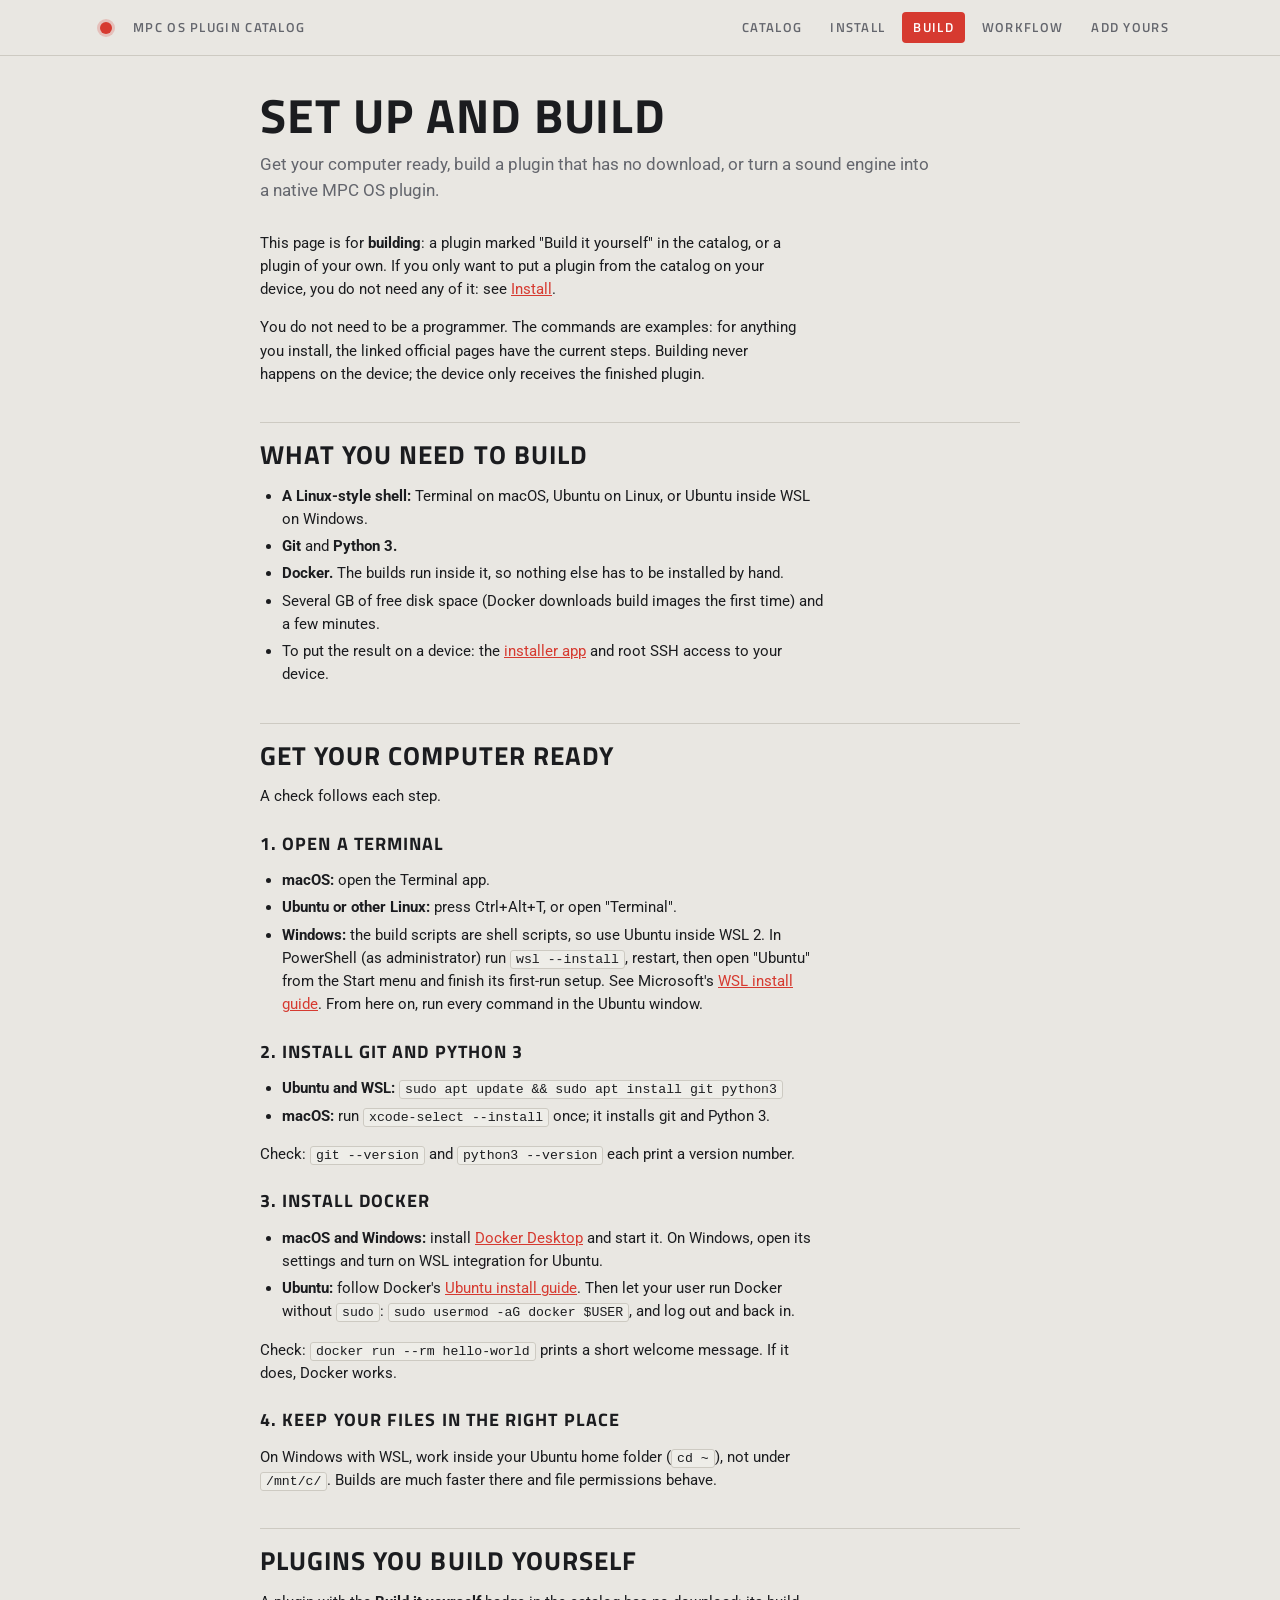
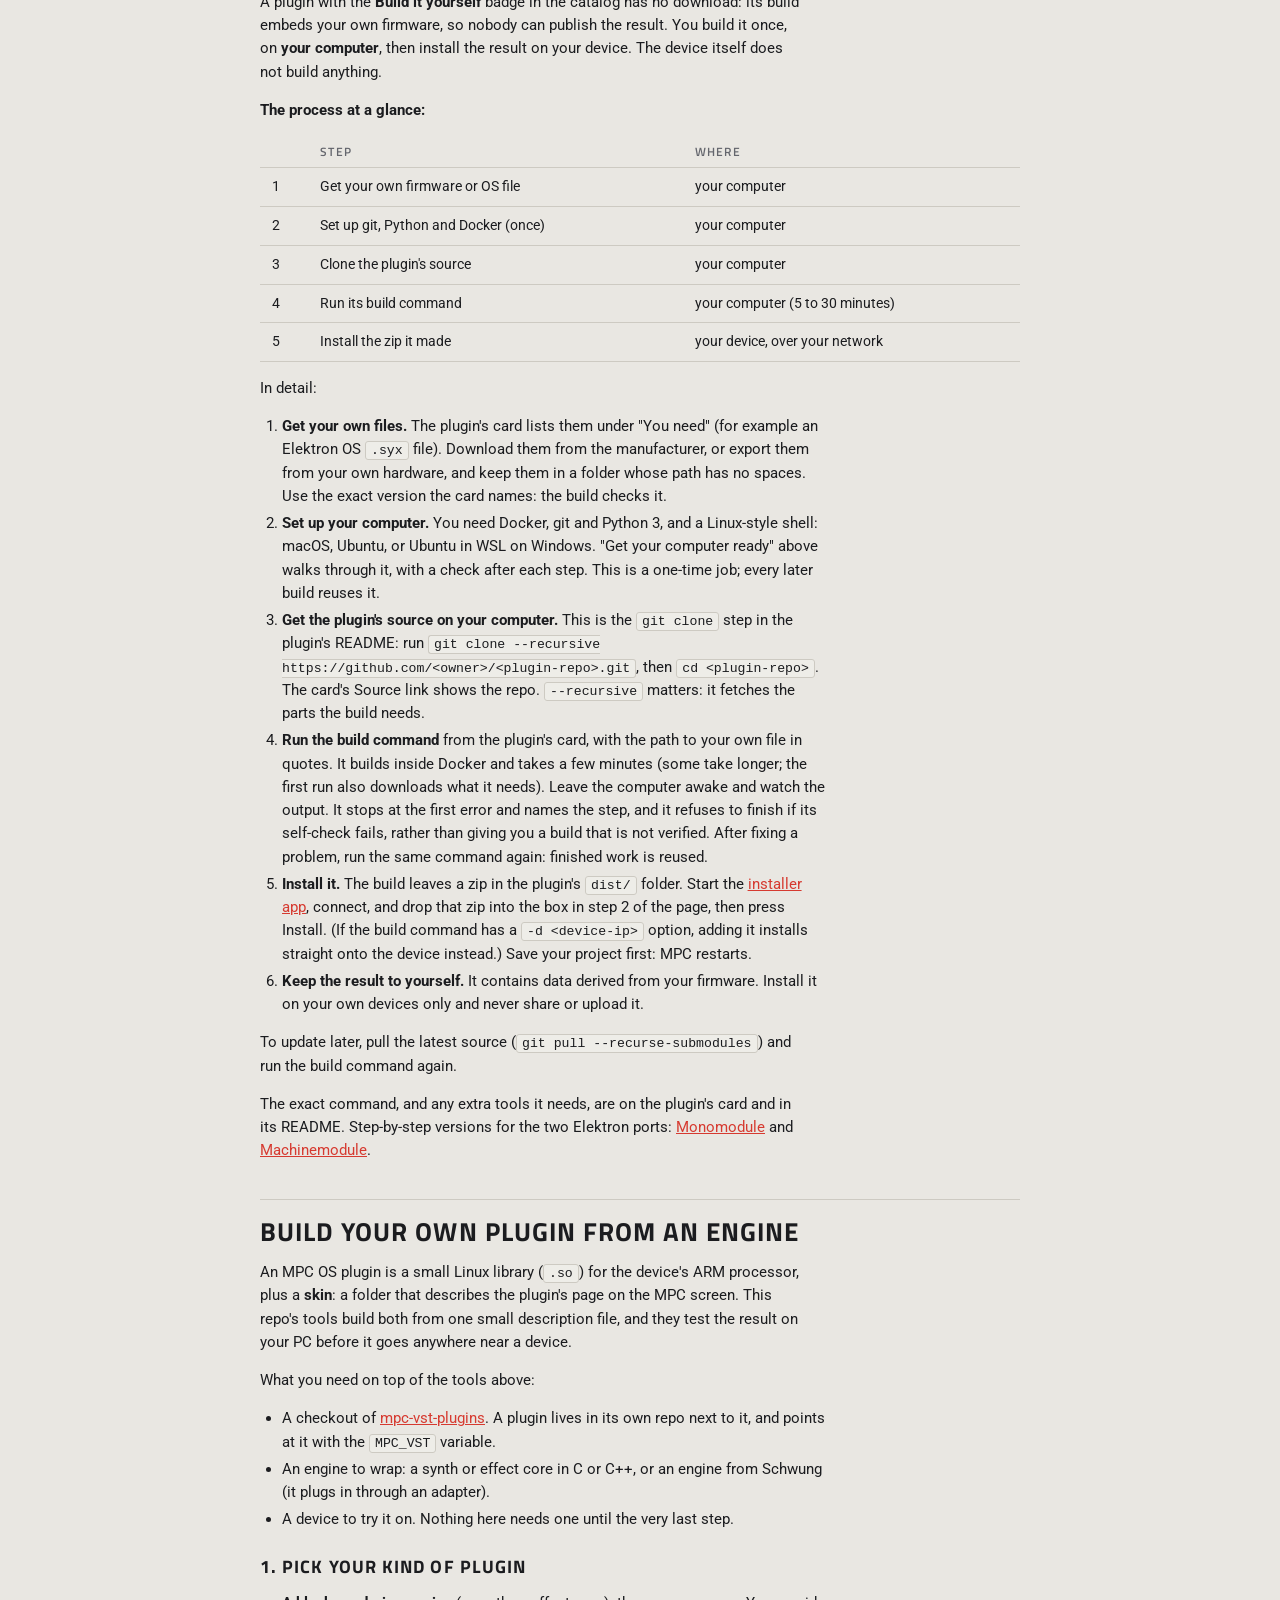
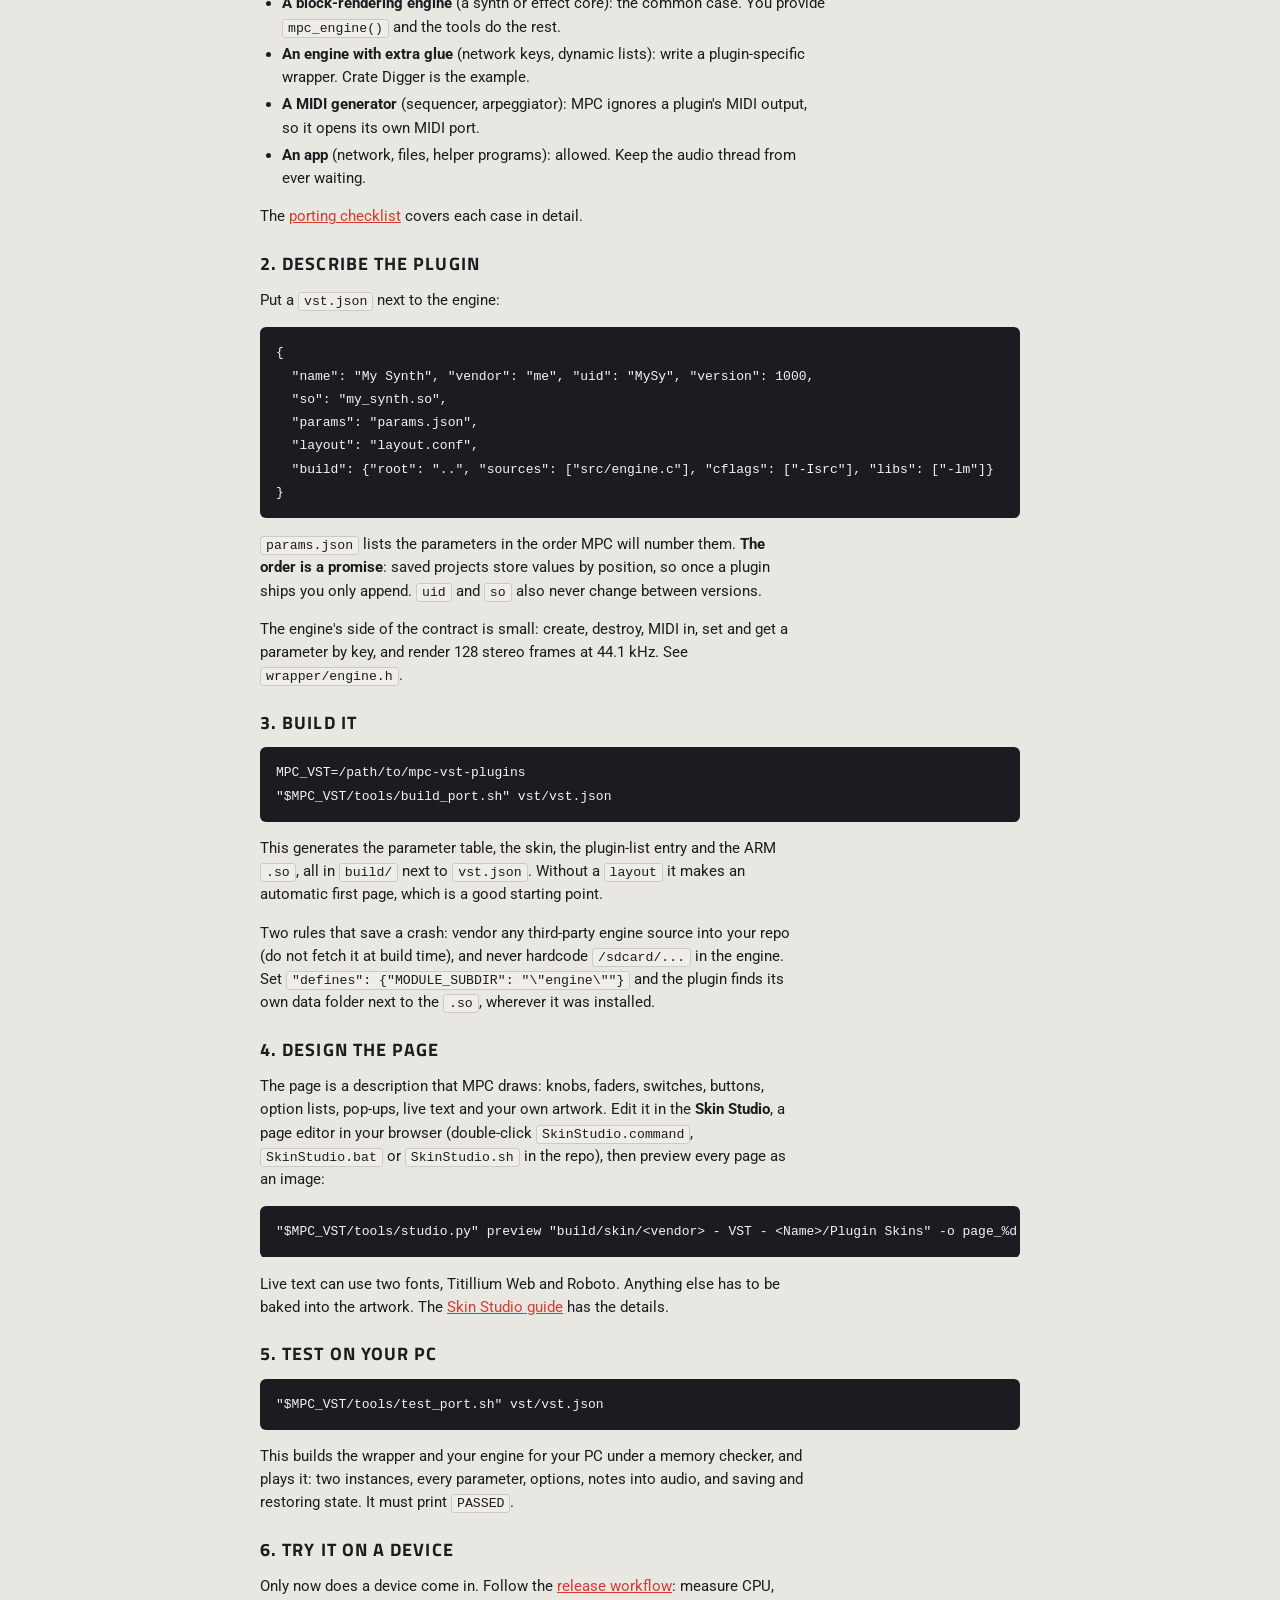
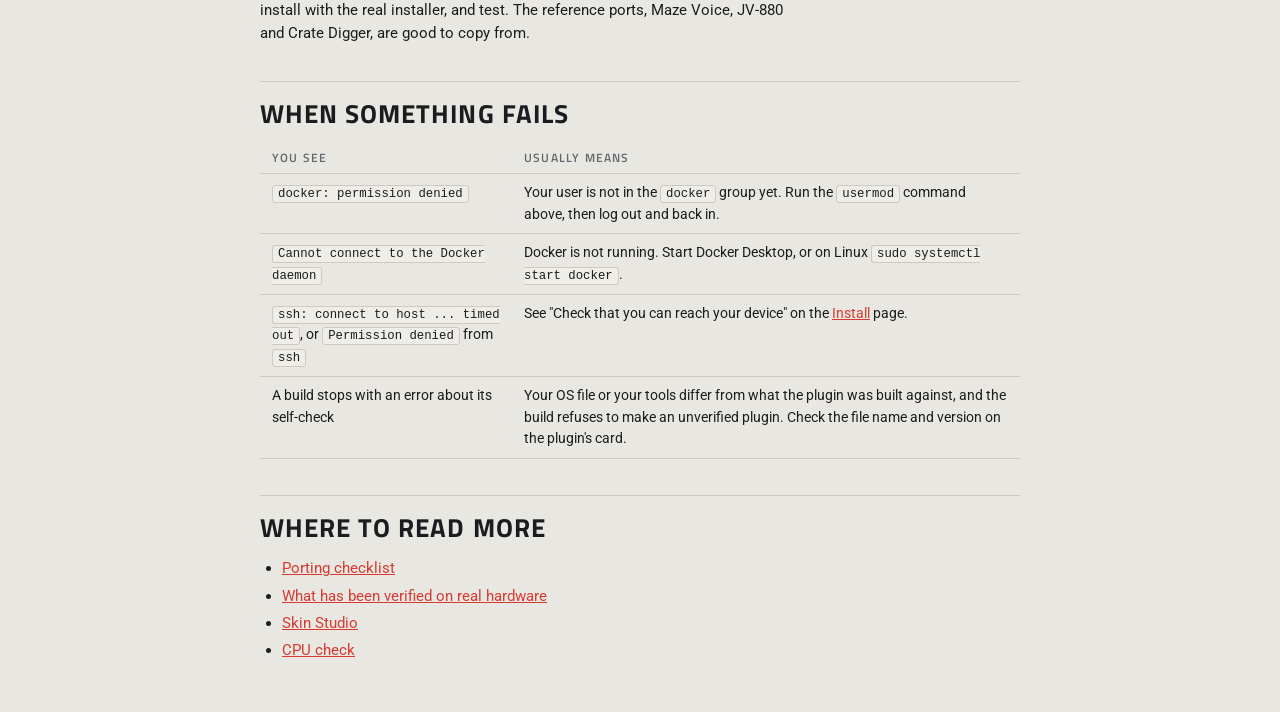
<file: site-fixture/setup.html>
<!doctype html>
<html lang="en"><head><meta charset="utf-8"><title>Moved</title><meta http-equiv="refresh" content="0; url=build.html"><link rel="canonical" href="build.html"></head><body><p>This page moved to <a href="build.html">build.html</a>.</p></body></html>
</file>
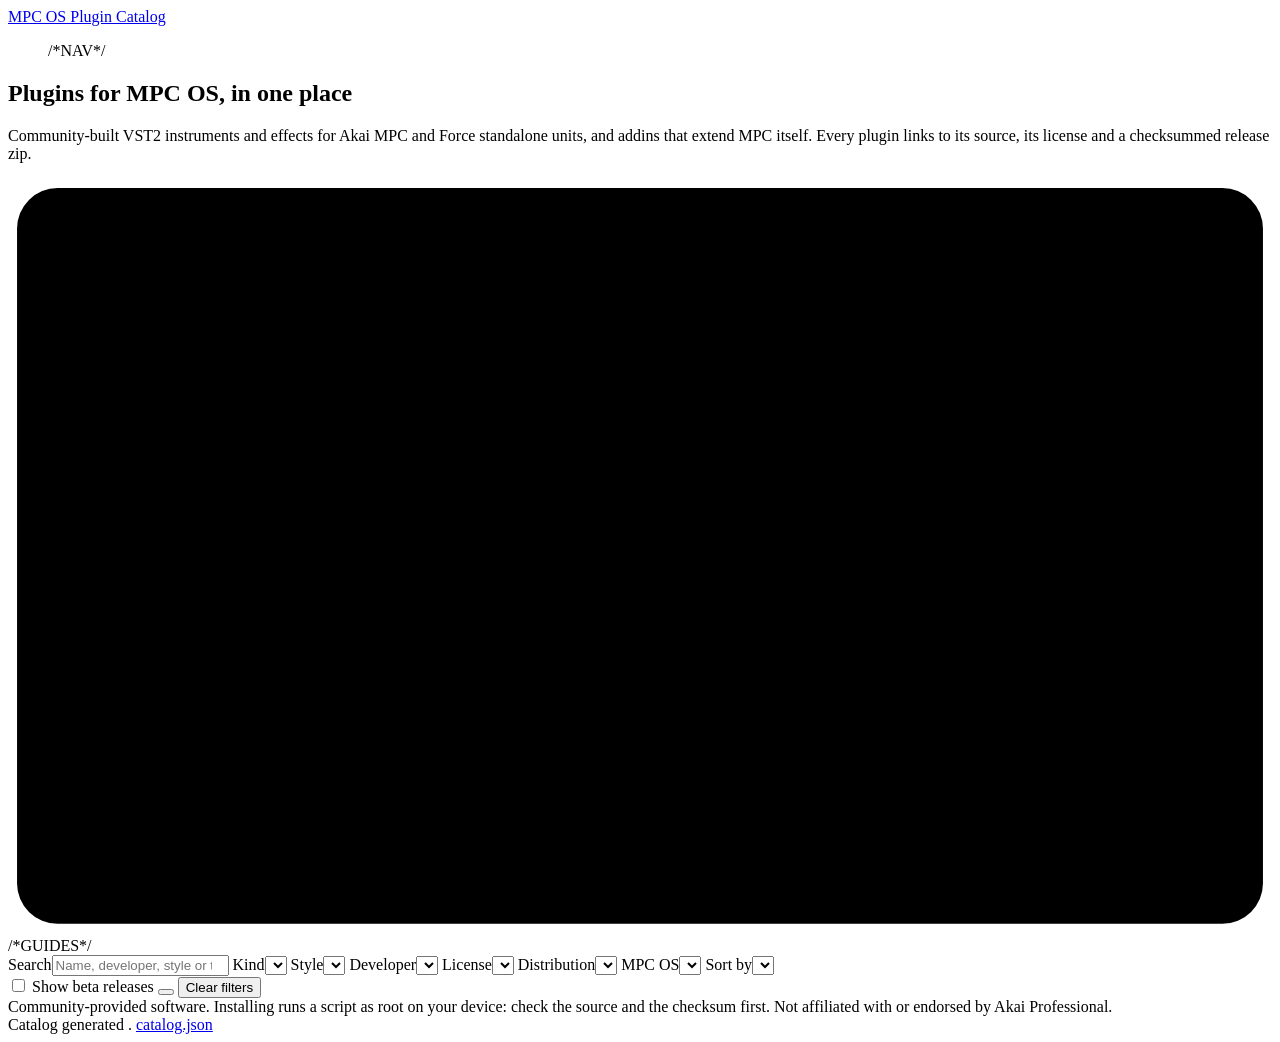
<file: tools/catalog_site/index.template.html>
<!doctype html>
<html lang="en">
<head>
<meta charset="utf-8">
<meta name="viewport" content="width=device-width, initial-scale=1">
<title>MPC OS Plugin Catalog</title>
<meta name="description" content="Community-built VST2 plugins for Akai MPC and Force standalone units, with versions, licenses and checksummed downloads.">
<link rel="alternate" type="application/atom+xml" title="New releases" href="feed.xml">
<link rel="stylesheet" href="https://fonts.googleapis.com/css2?family=Roboto:wght@400;500;700&family=Titillium+Web:wght@400;600;700&display=swap">
<style>
/*SITE_CSS*/
</style>
</head>
<body>
<div class="bar"><div class="wrap nav">
  <div class="brand"><span class="dot"></span><a href="index.html">MPC OS Plugin Catalog</a></div>
  <nav aria-label="Site"><ul>/*NAV*/</ul></nav>
</div></div></div>
<main class="wrap">
  <section class="mast">
    <div>
      <h1>Plugins for MPC OS, in one place</h1>
      <p>Community-built VST2 instruments and effects for Akai MPC and Force standalone units, and addins that extend MPC itself. Every plugin links to its source, its license and a checksummed release zip.</p>
    </div>
    <svg class="mpc" viewBox="0 0 560 334" role="img" aria-label="Line drawing of an MPC: screen with four Q-Link encoders and buttons beneath it, a jog wheel below, and sixteen pads on the left">
      <rect class="body" x="4" y="4" width="552" height="326" rx="18"/>
      <g transform="translate(268 0)">
      <rect class="screen" x="26" y="26" width="240" height="96" rx="6"/>
      <path class="ui" d="M42 44h90M42 60h140M42 74h110M42 88h160"/>
      <rect class="ui-hot" x="42" y="100" width="52" height="14" rx="3"/>
      <path class="ui" d="M222 38v72"/>
      <g id="qlinks"></g>
      <g id="fbtns"></g>
      <circle class="wheel" cx="146" cy="268" r="48"/>
      <circle class="wheel-in" cx="146" cy="268" r="28"/>
      <line class="tick" x1="146" y1="245" x2="146" y2="253"/>
      <g id="sbtns"></g>
      </g>
      <g id="pads"></g>
    </svg>
  </section>

  <div class="pagelist">/*GUIDES*/</div>

  <div class="tools">
    <label class="search">Search<input id="q" type="search" placeholder="Name, developer, style or tag"></label>
    <label>Kind<select id="f-kind"></select></label>
    <label>Style<select id="f-style"></select></label>
    <label>Developer<select id="f-dev"></select></label>
    <label>License<select id="f-lic"></select></label>
    <label>Distribution<select id="f-dist"></select></label>
    <label>MPC OS<select id="f-os"></select></label>
    <label>Sort by<select id="sort"></select></label>
  </div>
  <div class="status">
    <span id="count" aria-live="polite"></span>
    <span>
      <label><input type="checkbox" id="beta"> Show beta releases</label>
      <button class="dir" type="button" id="dir" aria-label="Reverse sort order"></button>
      <button class="linkbtn" type="button" id="clear">Clear filters</button>
    </span>
  </div>

  <div class="grid" id="grid"></div>
  <p class="empty" id="empty" hidden>No plugins match these filters.</p>

  <details class="install" id="inst" hidden>
    <summary><span id="inst-count"></span><span class="hint">Get the install command</span></summary>
    <div class="body">
      <p>Needs SSH access as <b>root</b> to your device (a modded unit). Save your project first: the script asks before it stops MPC, installs everything you ticked, and starts MPC once.</p>
      <label class="ipl">Your device's IP address<input id="ip" type="text" inputmode="decimal" autocomplete="off" spellcheck="false" placeholder="e.g. 192.168.1.20"></label>
      <p class="ipbad" id="ipbad" role="alert" hidden>Use the address as numbers and dots (or a host name): letters, digits, dots and hyphens only.</p>
      <p class="lab">Paste this into a terminal (Terminal on Mac, PowerShell on Windows 10 or later)</p>
      <pre class="cmd"><code id="cmd-main"></code></pre>
      <div class="actions"><button class="btn-l primary" type="button" id="copy-main">Copy command</button><span class="copied" id="copied" role="status"></span></div>
      <details class="how">
        <summary>Read the script first (recommended)</summary>
        <p>It is one plain shell script. Download it, read it, check its hash, then run it:</p>
        <pre class="cmd"><code id="cmd-review"></code></pre>
        <p class="also" id="hashline"></p>
        <p class="also"><a id="script-link" href="mpc-store.sh">Open mpc-store.sh in your browser</a>. It only installs what you name, checks each download against the checksum in the catalog, and never restarts MPC without asking.</p>
      </details>
      <details class="how">
        <summary>Other commands</summary>
        <p class="also">Same first part, different last word: <code>list</code> (what is available and installed), <code>update</code> (newer versions of what you installed with this script), <code>remove &lt;id&gt;</code>, <code>prune</code> (delete old backups of MPC's settings), <code>sync</code> (register plugin folders you copied into Synths by hand).</p>
        <pre class="cmd"><code id="cmd-more"></code></pre>
      </details>
    </div>
  </details>

  <footer>Community-provided software. Installing runs a script as root on your device: check the source and the checksum first. Not affiliated with or endorsed by Akai Professional.<br>
    Catalog generated <span id="gen"></span>. <a href="catalog.json">catalog.json</a></footer>
</main>

<script id="data" type="application/json">/*CATALOG_JSON*/</script>
<script id="store" type="application/json">/*STORE_JSON*/</script>
<script>
var CAT = JSON.parse(document.getElementById("data").textContent);
var P = CAT.plugins;
var state = { q: "", kind: "", style: "", dev: "", lic: "", dist: "", os: "", sort: "updated", rev: false, beta: false, sel: [] };
var STORE = JSON.parse(document.getElementById("store").textContent);
var BY_WARNING = "The result contains firmware-derived data: build it yourself, install it on your own devices only, never share it.";
var ID_RE = /^[a-z0-9]+(-[a-z0-9]+)*$/;
function isBY(p) { return p.distribution === "build-yourself"; }
function kindsOf(p) { var k = [p.kind]; (p.components || []).forEach(function (c) { if (k.indexOf(c.kind) < 0) k.push(c.kind); }); return k; }
var SORTS = {
  name:      { label: "Name",              cmp: function (a, b) { return a.name.localeCompare(b.name); }, desc: false },
  updated:   { label: "Recently updated",  cmp: function (a, b) { return a.updated.localeCompare(b.updated); }, desc: true },
  downloads: { label: "Downloads",         cmp: function (a, b) { return a.downloads - b.downloads; }, desc: true },
  developer: { label: "Developer",         cmp: function (a, b) { return a.author.localeCompare(b.author) || a.name.localeCompare(b.name); }, desc: false },
  kind:      { label: "Kind",              cmp: function (a, b) { return a.kind.localeCompare(b.kind) || a.name.localeCompare(b.name); }, desc: false }
};
function $(id) { return document.getElementById(id); }
function esc(s) { return String(s == null ? "" : s).replace(/[&<>"]/g, function (c) { return {"&":"&amp;","<":"&lt;",">":"&gt;",'"':"&quot;"}[c]; }); }
function uniq(f) { var o = {}; P.forEach(function (p) { var v = f(p); if (v) o[v] = 1; }); return Object.keys(o).sort(); }
function fillSelect(id, all, values, label) {
  $(id).innerHTML = '<option value="">' + all + '</option>' + values.map(function (v) { return '<option value="' + esc(v) + '">' + esc(label ? label(v) : v) + '</option>'; }).join("");
}
var KINDS = { instrument: "Instruments", effect: "Effects", addin: "Addins" };
var title = function (s) { return s.replace(/-/g, " ").replace(/^./, function (c) { return c.toUpperCase(); }); };
var allKinds = {}; P.forEach(function (p) { kindsOf(p).forEach(function (k) { allKinds[k] = 1; }); });
fillSelect("f-kind", "All kinds", Object.keys(allKinds).sort(), function (v) { return KINDS[v] || v; });
fillSelect("f-dist", "Any distribution", ["release", "build-yourself"], function (v) { return v === "release" ? "Download a release zip" : "Build it yourself"; });
fillSelect("f-os", "Any MPC OS", ["2x", "3x"], function (v) { return v === "2x" ? "Works on MPC OS 2.x" : "MPC OS 3.x only"; });
fillSelect("f-style", "All styles", uniq(function (p) { return p.style; }), title);
fillSelect("f-dev", "All developers", uniq(function (p) { return p.author; }));
fillSelect("f-lic", "Any license", ["open", "source-available"], function (v) { return v === "open" ? "Open source" : "Source-available (restricted use)"; });
$("sort").innerHTML = Object.keys(SORTS).map(function (k) { return '<option value="' + k + '">' + SORTS[k].label + '</option>'; }).join("");
$("gen").textContent = CAT.generated || "";

function shown(p) {   /* the version to feature */
  var v = p.versions.filter(function (x) { return !x.yanked; });
  var stable = v.filter(function (x) { return x.channel === "stable"; })[0];
  var beta = v.filter(function (x) { return x.channel === "beta"; })[0];
  if (state.beta && beta && (!stable || beta.date >= stable.date)) return beta;
  return stable || (state.beta ? beta : null) || null;
}
/* Which MPC OS generations a version works on (catalog_check.py works it out from the skin and glibc; docs/OS2_SKINS.md). Absent for
   addins, build-yourself entries and catalogs built before the field: no badge then. */
function osGens(v) { return v && v.os_compat && v.os_compat.length ? v.os_compat : null; }
function tested2x(v) { return !!(v && (v.tested || []).some(function (t) { return /^2\./.test(t.firmware || ""); })); }
function osWhy(v) {   /* plain words; the exact reasons stay in the tooltip */
  var w = v.os_compat_why || [], lib = w.some(function (x) { return /^needs glibc/.test(x); }), skin = w.some(function (x) { return !/^needs glibc/.test(x); });
  return (lib ? "needs a newer system library than MPC OS 2.x has" : "") + (lib && skin ? "; " : "") + (skin ? "its skin uses a newer file format than MPC OS 2.x reads" : "");
}
function osTag(v) {
  var g = osGens(v); if (!g) return "";
  if (g.indexOf("2.x") >= 0) return '<span class="tag ok" title="' + esc("Skin and library checked against MPC OS 2.15.1's own skins and glibc. " + (tested2x(v) ? "Tested on a 2.x unit." : "Not yet tested on a 2.x unit.")) + '">MPC OS 2.x + 3.x' + (tested2x(v) ? " &middot; tested" : "") + '</span>';
  return '<span class="tag warn" title="' + esc("Not compatible with MPC OS 2.x" + (osWhy(v) ? ": " + osWhy(v) : "") + ((v.os_compat_why || []).length ? " (" + v.os_compat_why.join("; ") + ")" : "")) + '">MPC OS 3.x only</span>';
}
function osRow(v) {
  var g = osGens(v); if (!g) return "";
  if (g.indexOf("2.x") >= 0) return '<dt>MPC OS</dt><dd>2.x and 3.x (' + (tested2x(v) ? "tested on a 2.x unit" : "checked against 2.15.1's own skins, not yet tested on a 2.x unit") + ')</dd>';
  return '<dt>MPC OS</dt><dd>3.x only' + (osWhy(v) ? ' (' + esc(osWhy(v)) + ')' : '') + '</dd>';
}
function match(p) {
  var s = state, hay = [p.name, p.author, p.style || "", (p.tags || []).join(" "), p.summary].join(" ").toLowerCase();
  if (s.q && hay.indexOf(s.q.toLowerCase()) < 0) return false;
  if (s.kind && kindsOf(p).indexOf(s.kind) < 0) return false;
  if (s.dist === "build-yourself" && !isBY(p)) return false;
  if (s.dist === "release" && isBY(p)) return false;
  if (s.style && p.style !== s.style) return false;
  if (s.dev && p.author !== s.dev) return false;
  if (s.lic === "open" && p.source_available) return false;
  if (s.lic === "source-available" && !p.source_available) return false;
  if (s.os) { var g = osGens(shown(p)); if (!g || (s.os === "2x") !== (g.indexOf("2.x") >= 0)) return false; }
  return true;
}
function size(n) { return n > 1e6 ? (n / 1e6).toFixed(1) + " MB" : Math.round(n / 1e3) + " KB"; }
function testedRow(v) {
  if (!v) return "";
  return '<dt>Tested on</dt><dd>' + (v.tested && v.tested.length ? v.tested.map(function (t) { return esc(t.device + (t.firmware ? " " + t.firmware : "") + (t.date ? " (" + t.date + ")" : "")); }).join(", ") : "Not reported") + '</dd>';
}
function safeUrl(u) { return /^https:\/\//.test(u) ? u : "#"; }
function card(p) {
  var by = isBY(p), v = shown(p), tags = [];
  if (by) tags.push('<span class="tag build" title="No download: you build it from your own files">Build it yourself</span>');
  tags.push(p.kind === "addin" ? '<span class="tag" title="Loaded into MPC when it starts (LD_PRELOAD), not a plugin on a track">addin</span>' : '<span class="tag">' + esc(p.kind) + '</span>');
  if (p.style) tags.push('<span class="tag">' + esc(title(p.style)) + '</span>');
  tags.push('<span class="tag">' + esc(p.license) + '</span>');
  if (p.source_available) tags.push('<span class="tag warn" title="Source is public but the license limits how it may be used">Restricted use</span>');
  if (!by && p.kind !== "addin" && osTag(v)) tags.push(osTag(v));
  (p.tags || []).forEach(function (t) { if (!(by && t === "firmware-derived")) tags.push('<span class="tag">' + esc(t) + '</span>'); });
  var hist = p.versions.length ? '<details class="vers"><summary>Versions (' + p.versions.length + ')</summary><table>' + p.versions.map(function (x) {
    var cols = by ? '<td><a href="' + esc(safeUrl(x.source_url)) + '">tag ' + esc(x.tag) + '</a></td>' : '<td>' + size(x.size) + '</td><td title="sha256 ' + esc(x.sha256) + '">' + esc(x.sha256.slice(0, 10)) + '</td>';
    return '<tr class="' + (x.yanked ? "y" : "") + '"><td>v' + esc(x.version) + '</td><td>' + esc(x.date) + '</td><td>' + esc(x.channel) + (x.yanked ? ", yanked" : "") + '</td>' + cols + '</tr>';
  }).join("") + '</table></details>' : "";
  var shot = p.screenshot && safeUrl(p.screenshot) !== "#" ? '<a class="shot" href="' + esc(p.screenshot) + '"><img src="' + esc(p.screenshot) + '" alt="' + esc(p.name) + ' screenshot" loading="lazy"></a>' : "";
  var head = '<article class="card' + (by ? " by" : "") + '">' + shot + '<header><div><h2>' + esc(p.name) + '</h2><div class="by">by ' + esc(p.author) + '</div></div>' +
    (v ? '<span class="ver" title="Latest ' + (by ? "tag" : esc(v.channel) + " release") + '">v' + esc(v.version) + (v.channel === "beta" ? " beta" : "") + '</span>' : '<span class="ver">' + (by ? "no tag" : "no release") + '</span>') + '</header>' +
    '<div class="tags">' + tags.join("") + '</div><p>' + esc(p.summary) + '</p>';
  if (by) {
    var b = p.build, docs = safeUrl(b.docs_url.replace("{tag}", v ? v.tag : "HEAD"));
    var names = p.requires_user_files.map(function (f) { return esc(f.name); }).join("; ");
    var comps = (p.components || []).length > 1;
    var hasMore = comps || p.requires_user_files.some(function (f) { return f.description; }) || (b.needs || []).length;
    var tested = v ? (v.tested && v.tested.length ? v.tested.map(function (t) { return esc(t.device + (t.firmware ? " " + t.firmware : "") + (t.date ? " (" + t.date + ")" : "")); }).join(", ") : "not reported") : "";
    return head +
      '<p class="needline"><strong>You need:</strong> ' + names + '</p>' +
      '<pre class="cmd"><code>' + esc(b.command) + '</code></pre>' +
      '<p class="line">Run this on your computer (needs Docker), not on the device. <a href="build.html#plugins-you-build-yourself">Step by step</a></p>' +
      (hasMore ? '<details class="how"><summary>Details and other requirements</summary><ul>' + p.requires_user_files.map(function (f) { return '<li><strong>' + esc(f.name) + '</strong>: ' + esc(f.description) + '</li>'; }).join("") + '</ul>' +
        ((b.needs || []).length ? '<p class="also">Also needs: ' + b.needs.map(esc).join(", ") + '.</p>' : '') +
        (comps ? '<p class="also">Installs: ' + p.components.map(function (c) { return esc(c.name + " (" + c.kind + ")"); }).join(", ") + '.</p>' : '') + '</details>' : '') +
      '<p class="fw" role="note">' + esc(BY_WARNING) + '</p>' +
      '<p class="line">Updated ' + esc(p.updated || "n/a") + (v ? ' &middot; Tested on: ' + tested : '') + '</p>' +
      '<div class="actions"><a class="btn-l primary" href="' + esc(docs) + '">How to build</a>' +
      '<a class="btn-l" href="https://github.com/' + esc(p.repo) + '">Source</a></div>' + hist + '</article>';
  }
  return head +
    '<dl class="meta"><dt>Updated</dt><dd>' + esc(p.updated || "n/a") + '</dd><dt>Downloads</dt><dd>' + p.downloads.toLocaleString() + '</dd>' + testedRow(v) + (p.kind !== "addin" ? osRow(v) : "") +
    (v && p.kind !== "addin" ? '<dt>Projects</dt><dd>Compat ' + v.param_compat + ' (saved projects break only when this changes)</dd>' : '') + '<dt>Source</dt><dd>' + esc(p.repo) + '</dd></dl>' +
    '<div class="actions">' + (v ? '<a class="btn-l primary" href="' + esc(v.url) + '">Download</a>' : '') +
    '<a class="btn-l" href="https://github.com/' + esc(p.repo) + '">Source</a>' +
    (v && ID_RE.test(p.id) ? '<label class="pick"><input type="checkbox" data-pick="' + esc(p.id) + '"' + (state.sel.indexOf(p.id) >= 0 ? " checked" : "") + '> Add to install list</label>' : '') +
    '</div>' + hist + '</article>';
}
function render() {
  var out = P.filter(match), so = SORTS[state.sort];
  out.sort(function (a, b) { var r = so.cmp(a, b); return (so.desc ? -r : r) * (state.rev ? -1 : 1); });
  $("grid").innerHTML = out.map(card).join("");
  $("empty").hidden = out.length > 0;
  $("count").textContent = out.length + " of " + P.length + " plugin" + (P.length === 1 ? "" : "s");
  var down = so.desc !== state.rev;
  $("dir").textContent = down ? "Z-A / high-low" : "A-Z / low-high";
  $("dir").title = "Sorted " + (down ? "descending" : "ascending");
  save();
}
function save() {
  var d = { q: state.q, kind: state.kind, style: state.style, dev: state.dev, lic: state.lic, dist: state.dist, os: state.os, sort: state.sort === "updated" ? "" : state.sort, rev: state.rev ? "1" : "", beta: state.beta ? "1" : "", sel: state.sel.join(",") }, q = [];
  Object.keys(d).forEach(function (k) { if (d[k]) q.push(k + "=" + encodeURIComponent(d[k])); });
  try { history.replaceState(null, "", q.length ? "#" + q.join("&") : location.pathname + location.search); } catch (e) {}
}
function load() {
  location.hash.replace(/^#/, "").split("&").forEach(function (kv) {
    var i = kv.indexOf("="); if (i < 0) return;
    var k = kv.slice(0, i), v = decodeURIComponent(kv.slice(i + 1));
    if (k === "rev" || k === "beta") state[k] = v === "1";
    else if (k === "sel") state.sel = v.split(",").filter(function (id) { return ID_RE.test(id) && P.some(function (p) { return p.id === id && !isBY(p); }); });
    else if (k in state) state[k] = v;
  });
  if (!SORTS[state.sort]) state.sort = "updated";
}
var map = { "q": "q", "f-kind": "kind", "f-style": "style", "f-dev": "dev", "f-lic": "lic", "f-dist": "dist", "f-os": "os", "sort": "sort" };
Object.keys(map).forEach(function (id) { $(id).addEventListener(id === "q" ? "input" : "change", function () { state[map[id]] = $(id).value; if (id === "sort") state.rev = false; render(); }); });
$("beta").addEventListener("change", function () { state.beta = $("beta").checked; render(); });
$("dir").addEventListener("click", function () { state.rev = !state.rev; render(); });
$("clear").addEventListener("click", function () { state = { q: "", kind: "", style: "", dev: "", lic: "", dist: "", os: "", sort: "updated", rev: false, beta: false, sel: state.sel }; sync(); render(); });
function sync() { Object.keys(map).forEach(function (id) { $(id).value = state[map[id]]; }); $("beta").checked = state.beta; }
load(); sync(); render();

/* Install command: ssh into the device, download mpc-store.sh from this site, run it. The plugin ids are validated above and the
   address below, and everything is written with textContent, so nothing typed here can inject markup or shell syntax. */
var SITE = /^https?:$/.test(location.protocol) ? new URL(".", location.href).href : "https://sd88me.github.io/mpc-vst-plugins/";
var IP_RE = /^[A-Za-z0-9]([A-Za-z0-9.-]*[A-Za-z0-9])?$/;
function target() { var v = $("ip").value.trim(); return v && IP_RE.test(v) ? v : "<device-ip>"; }
function withScript(args, tty) {   /* one ssh call: fetch the script, then run it. -t so its questions can be answered */
  return "ssh " + (tty ? "-t " : "") + "root@" + target() + ' "wget -qO /tmp/mpc-store.sh ' + SITE + "mpc-store.sh && sh /tmp/mpc-store.sh " + args + '"';
}
function panel() {
  var n = state.sel.length, bad = $("ip").value.trim() !== "" && !IP_RE.test($("ip").value.trim());
  $("inst").hidden = n === 0;
  $("inst-count").textContent = n + " plugin" + (n === 1 ? "" : "s") + " selected";
  $("ipbad").hidden = !bad;
  $("cmd-main").textContent = withScript("install " + state.sel.join(" "), true);
  var t = target();
  $("cmd-review").textContent = 'ssh root@' + t + ' "wget -qO /tmp/mpc-store.sh ' + SITE + 'mpc-store.sh"\n' +
    'ssh root@' + t + ' "cat /tmp/mpc-store.sh"\n' +
    (STORE["mpc-store.sh"] ? 'ssh root@' + t + ' "sha256sum /tmp/mpc-store.sh"\n' : "") +
    'ssh -t root@' + t + ' "sh /tmp/mpc-store.sh install ' + state.sel.join(" ") + '"';
  $("hashline").textContent = STORE["mpc-store.sh"] ? "The hash it should print: " + STORE["mpc-store.sh"] : "";
  $("script-link").href = SITE + "mpc-store.sh";
  $("cmd-more").textContent = ["list", "update", "prune --keep 10", "sync"].map(function (a) { return withScript(a, a !== "list"); }).join("\n\n");
}
$("grid").addEventListener("change", function (e) {
  var id = e.target.getAttribute && e.target.getAttribute("data-pick"); if (!id) return;
  var i = state.sel.indexOf(id);
  if (e.target.checked && i < 0) state.sel.push(id); else if (!e.target.checked && i >= 0) state.sel.splice(i, 1);
  panel(); save();
});
$("ip").addEventListener("input", panel);
$("copy-main").addEventListener("click", function () {
  var text = $("cmd-main").textContent, done = function () { $("copied").textContent = "Copied"; setTimeout(function () { $("copied").textContent = ""; }, 2000); };
  if (navigator.clipboard && navigator.clipboard.writeText) navigator.clipboard.writeText(text).then(done, function () { selectCmd(); });
  else selectCmd();
  function selectCmd() { var r = document.createRange(); r.selectNodeContents($("cmd-main")); var s = getSelection(); s.removeAllRanges(); s.addRange(r); $("copied").textContent = "Selected: press Ctrl+C / Cmd+C"; }
});
panel();

/* MPC drawing */
function put(id, html) { $(id).innerHTML = html; }
var h = "", i, j;
for (i = 0; i < 4; i++) { var cx = 26 + 30 + i * 60; h += '<circle class="knob" cx="' + cx + '" cy="146" r="12"/><line class="tick" x1="' + cx + '" y1="137" x2="' + cx + '" y2="142" transform="rotate(' + (i * 40 - 60) + ' ' + cx + ' 146)"/>'; }
put("qlinks", h);
h = ""; for (j = 0; j < 2; j++) for (i = 0; i < 6; i++) h += '<rect class="btn" x="' + (26 + i * 40.6) + '" y="' + (176 + j * 20) + '" width="34" height="14" rx="3"/>';
put("fbtns", h);
h = ""; for (j = 0; j < 3; j++) { h += '<rect class="btn' + (j === 2 ? " rec" : "") + '" x="26" y="' + (240 + j * 24) + '" width="40" height="18" rx="3"/><rect class="btn" x="226" y="' + (240 + j * 24) + '" width="40" height="18" rx="3"/>'; }
put("sbtns", h);
var lit = { 1: "on", 2: "on", 6: "alt", 9: "on", 11: "on pulse", 14: "alt" };
h = ""; for (i = 0; i < 16; i++) { var r = Math.floor(i / 4), c = i % 4; h += '<rect class="pad ' + (lit[i] || "") + '" x="' + (26 + c * 63) + '" y="' + (26 + r * 71) + '" width="57" height="65" rx="5"/>'; }
put("pads", h);
</script>
</body>
</html>
</file>
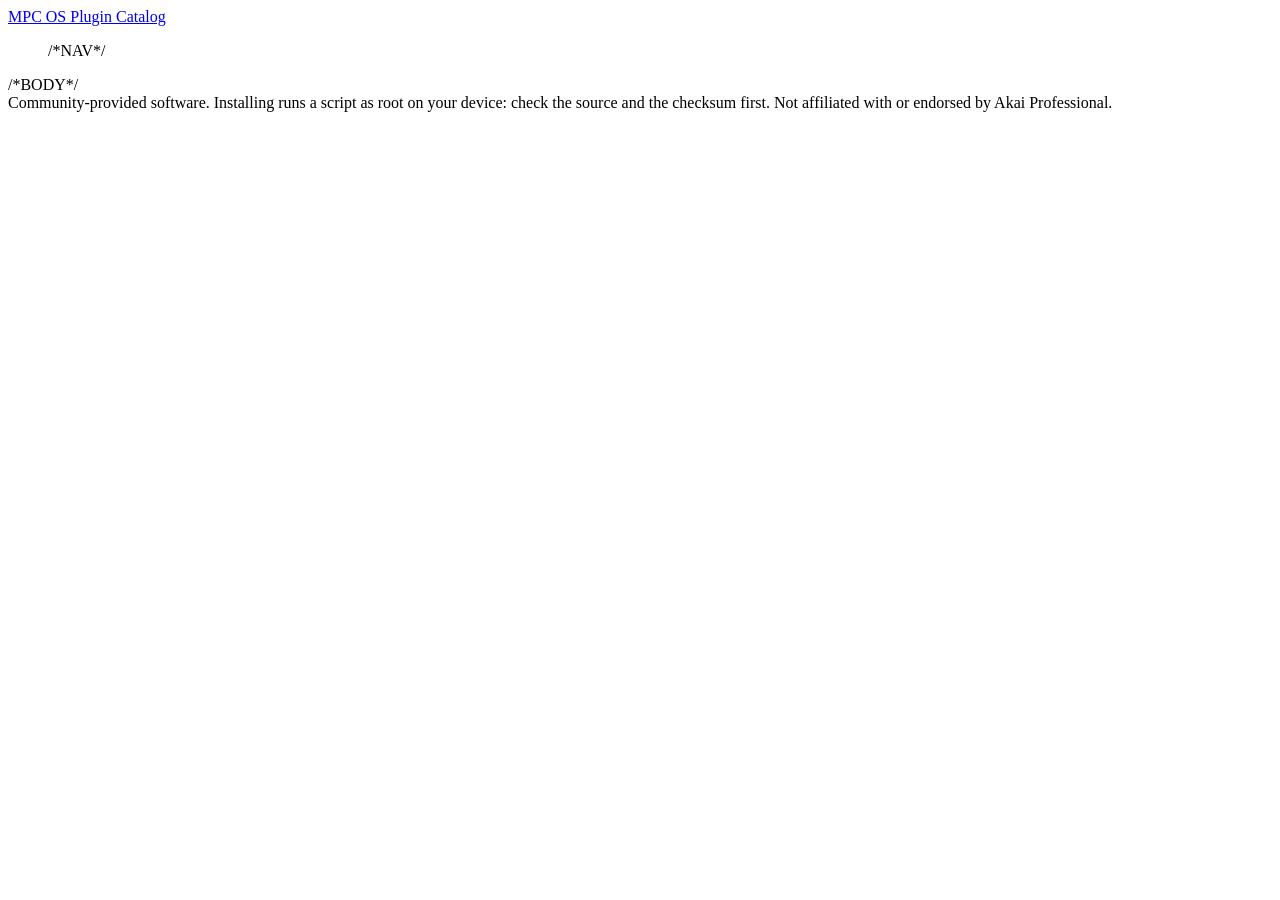
<file: tools/catalog_site/page.template.html>
<!doctype html>
<html lang="en">
<head>
<meta charset="utf-8">
<meta name="viewport" content="width=device-width, initial-scale=1">
<title>/*TITLE*/ - MPC OS Plugin Catalog</title>
<meta name="description" content="/*DESC*/">
<link rel="stylesheet" href="https://fonts.googleapis.com/css2?family=Roboto:wght@400;500;700&family=Titillium+Web:wght@400;600;700&display=swap">
<style>
/*SITE_CSS*/
</style>
</head>
<body>
<div class="bar"><div class="wrap nav">
  <div class="brand"><span class="dot"></span><a href="index.html">MPC OS Plugin Catalog</a></div>
  <nav aria-label="Site"><ul>/*NAV*/</ul></nav>
</div></div>
<main class="wrap doc">
/*BODY*/
</main>
<script>
/* a link to a collapsible section (page.html#its-title) opens it */
function openFold() {
  var h = decodeURIComponent(location.hash.slice(1)), e = h ? document.getElementById(h) : null;
  if (!e) return;
  for (var n = e; n; n = n.parentElement) if (n.tagName === "DETAILS") n.open = true;
  e.scrollIntoView();
}
addEventListener("hashchange", openFold); openFold();
</script>
<footer class="wrap">Community-provided software. Installing runs a script as root on your device: check the source and the checksum first. Not affiliated with or endorsed by Akai Professional.</footer>
</body>
</html>
</file>
